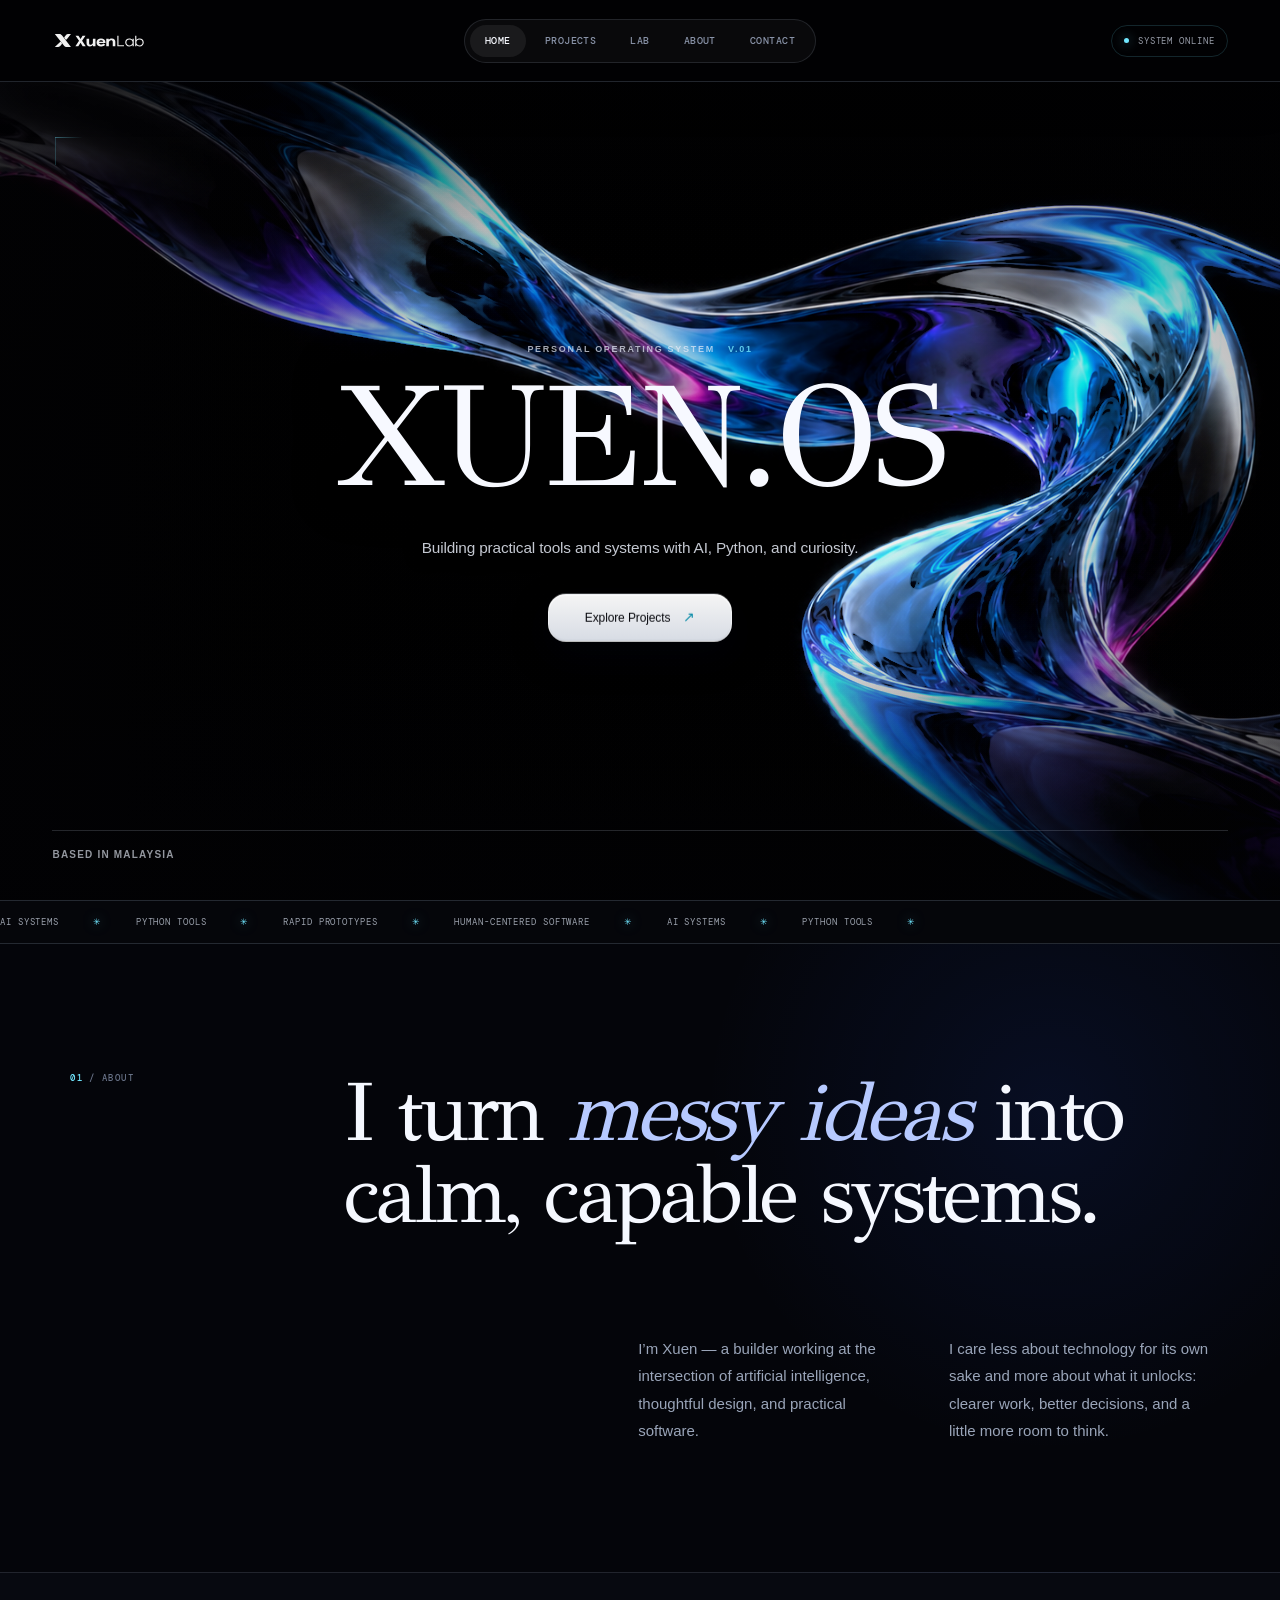
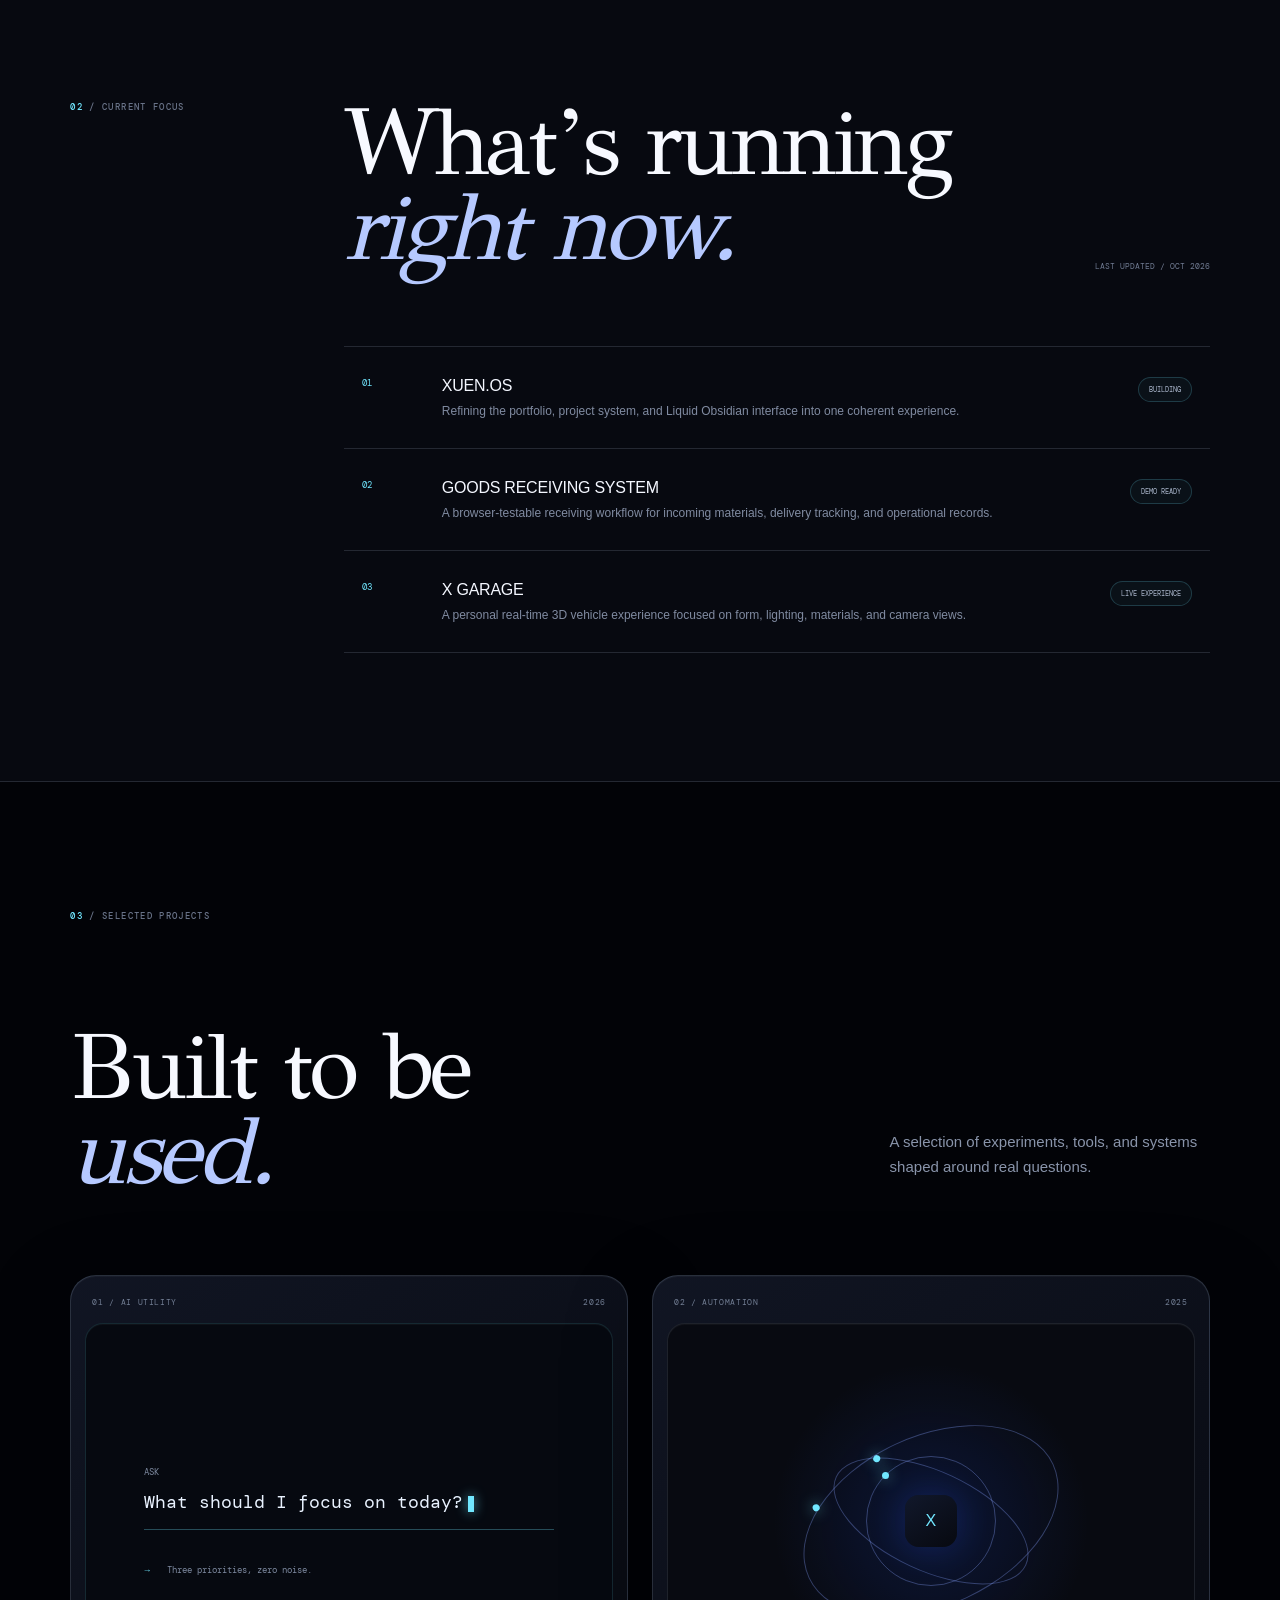
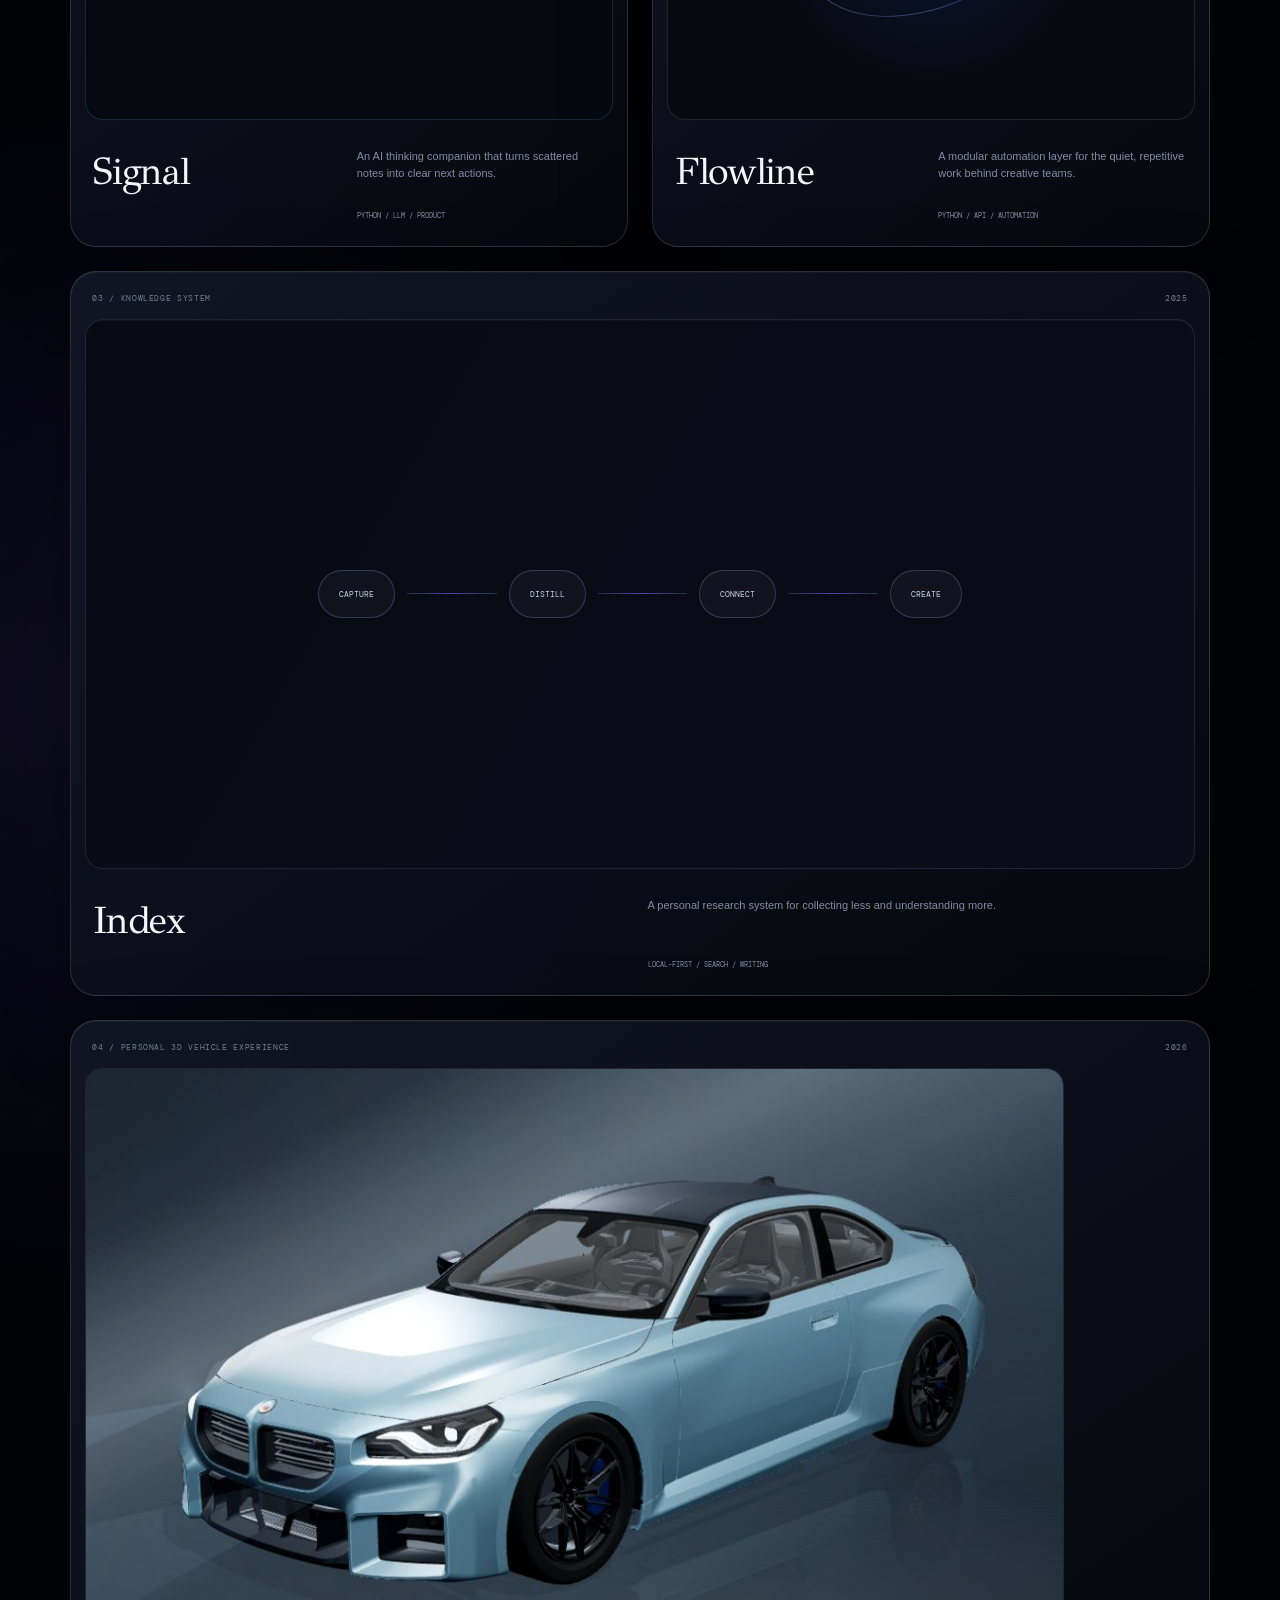
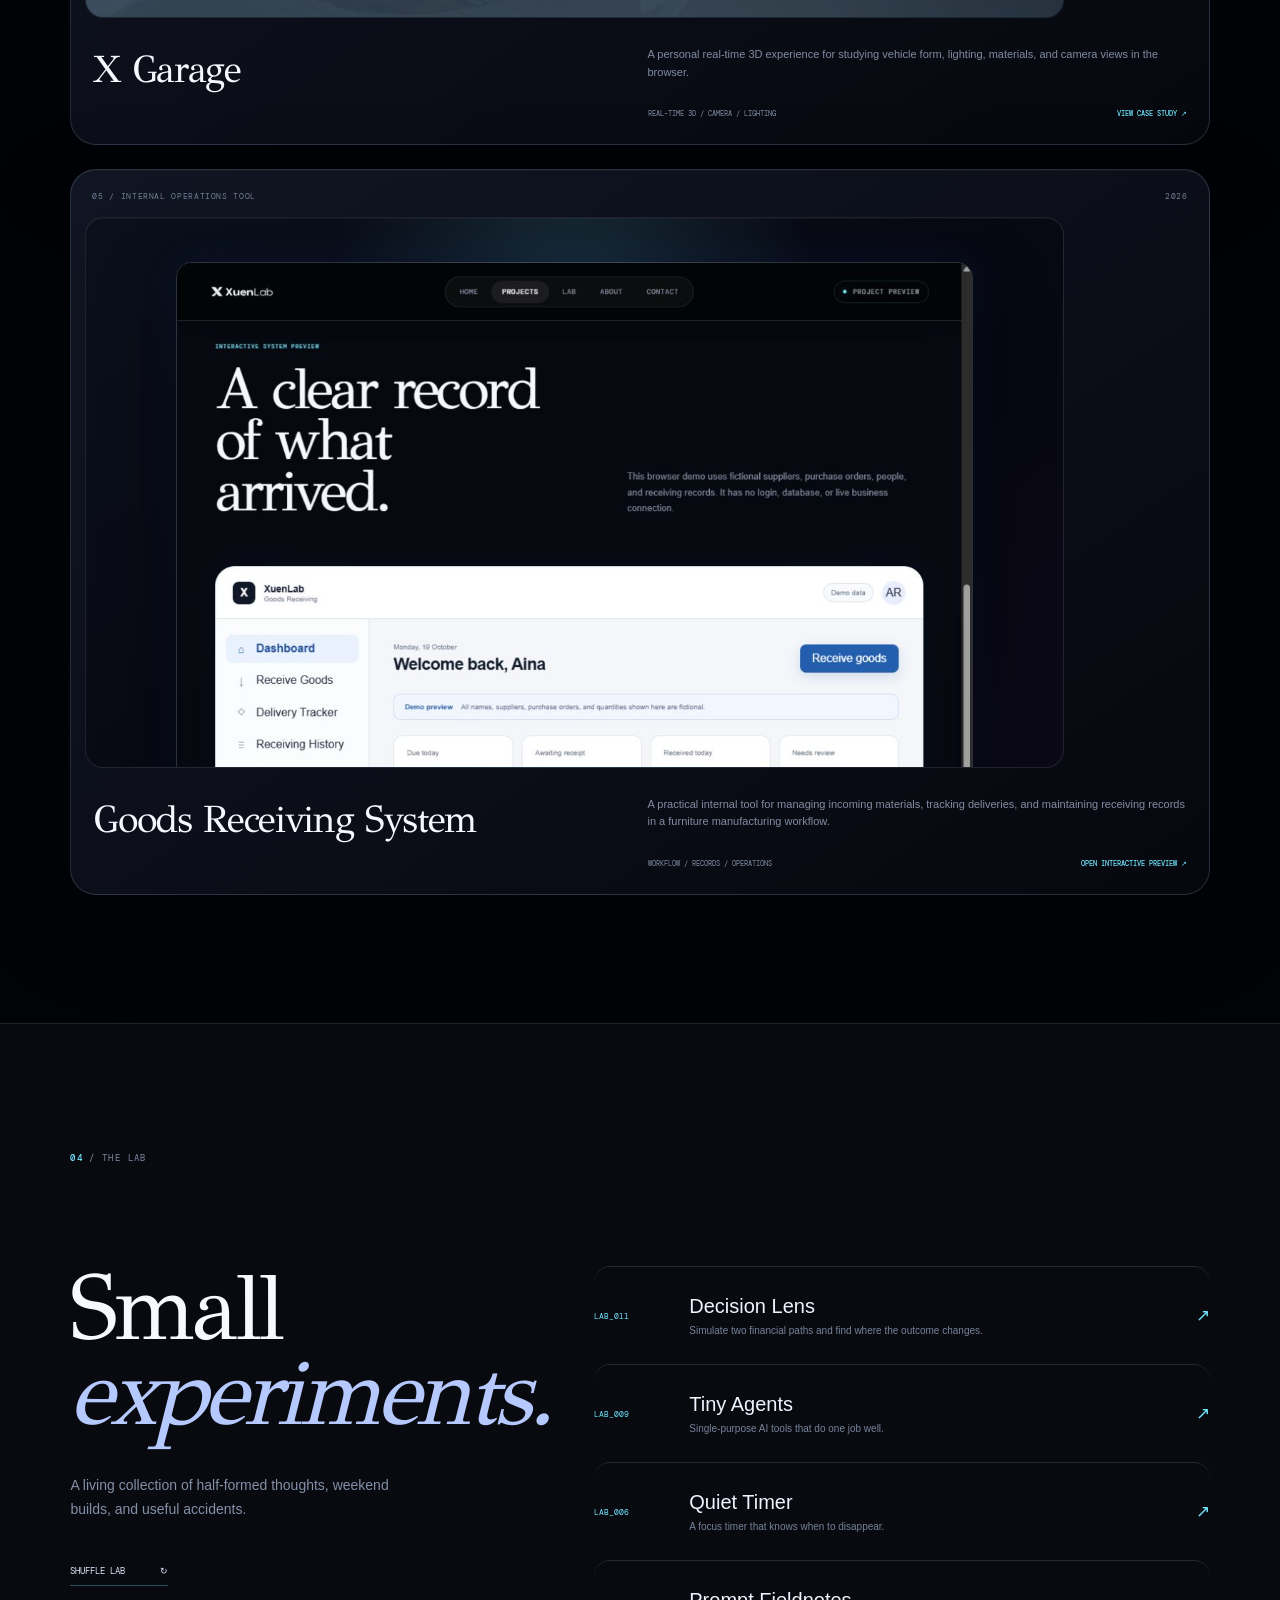
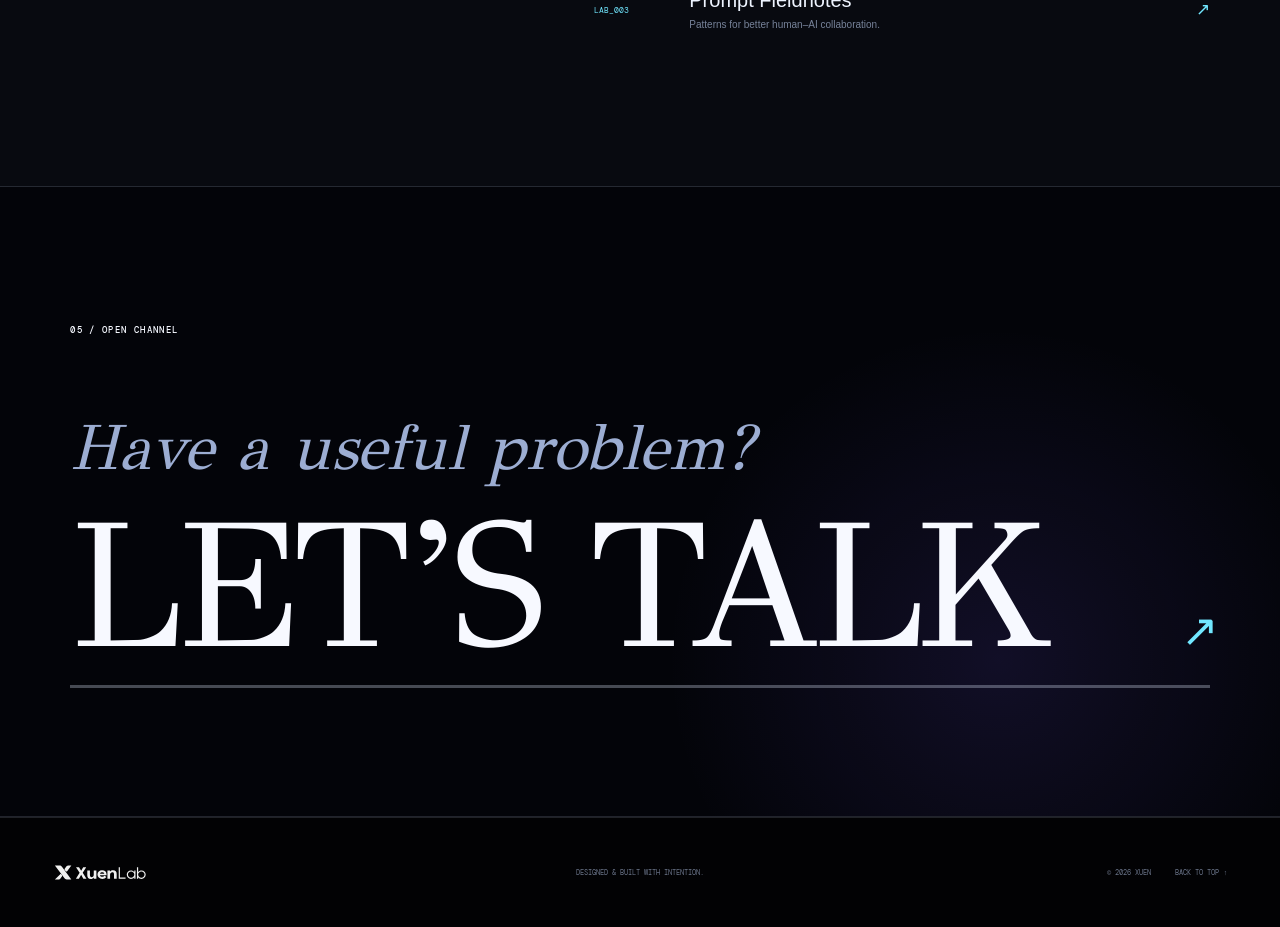
<file: index.html>
<!DOCTYPE html>
<html lang="en">
<head>
  <meta charset="UTF-8">
  <meta name="viewport" content="width=device-width, initial-scale=1.0">
  <meta name="description" content="XUEN.OS — Building useful things with AI, Python, and curiosity.">
  <meta name="theme-color" content="#020204">
  <title>XUEN.OS — Personal Operating System</title>
  <link rel="preload" href="fonts/GFS-Didot-Regular.ttf" as="font" type="font/ttf" crossorigin>
  <link rel="preload" href="assets/liquid-glass-ribbon-v2.png" as="image" fetchpriority="high">
  <link rel="stylesheet" href="style.css">
</head>
<body>
  <div class="boot-screen" aria-hidden="true">
    <div class="boot-mark">X</div>
    <div class="boot-line"><span></span></div>
  </div>

  <header class="site-header">
    <a class="logo" href="#home" aria-label="XuenLab home">
      <img src="assets/xuenlab-logo-light.svg" alt="XuenLab" width="300" height="83">
    </a>
    <nav class="desktop-nav" aria-label="Primary navigation">
      <a class="active" href="#home">Home</a>
      <a href="#projects">Projects</a>
      <a href="#lab">Lab</a>
      <a href="#about">About</a>
      <a href="#contact">Contact</a>
    </nav>
    <div class="header-status"><span class="status-dot"></span> SYSTEM ONLINE</div>
    <button class="menu-toggle" type="button" aria-expanded="false" aria-controls="mobile-nav">Menu</button>
  </header>

  <nav class="mobile-nav" id="mobile-nav" aria-label="Mobile navigation">
    <a href="#home">Home</a><a href="#projects">Projects</a><a href="#lab">Lab</a><a href="#about">About</a><a href="#contact">Contact</a>
  </nav>

  <main>
    <section class="glass-hero" id="home" aria-labelledby="hero-title">
      <div class="glass-hero__art" aria-hidden="true">
        <div class="glass-hero__plate"></div>
        <canvas class="glass-hero__flow" id="glass-flow"></canvas>
        <div class="glass-hero__shade"></div>
      </div>

      <div class="glass-hero__ornaments" aria-hidden="true"><i></i></div>

      <div class="glass-hero__content">
        <p class="glass-hero__eyebrow">Personal operating system <span>V.01</span></p>
        <h1 id="hero-title">XUEN.OS</h1>
        <p class="glass-hero__subtitle">Building practical tools and systems with AI, Python, and curiosity.</p>
        <div class="glass-hero__actions" aria-label="Primary actions">
          <a class="glass-hero__button" href="#projects">
            <span>Explore Projects</span><span class="glass-hero__arrow" aria-hidden="true">↗</span>
          </a>
        </div>
      </div>

      <div class="glass-hero__footer">
        <p>Based in Malaysia</p>
      </div>

    </section>

    <div class="ticker" aria-hidden="true">
      <div>AI SYSTEMS <span>✳</span> PYTHON TOOLS <span>✳</span> RAPID PROTOTYPES <span>✳</span> HUMAN-CENTERED SOFTWARE <span>✳</span> AI SYSTEMS <span>✳</span> PYTHON TOOLS <span>✳</span></div>
    </div>

    <section class="about section" id="about">
      <div class="section-index reveal"><span>01</span> / ABOUT</div>
      <div class="about-content reveal">
        <p class="about-lead">I turn <em>messy ideas</em> into calm, capable systems.</p>
        <div class="about-grid">
          <p>I’m Xuen — a builder working at the intersection of artificial intelligence, thoughtful design, and practical software.</p>
          <p>I care less about technology for its own sake and more about what it unlocks: clearer work, better decisions, and a little more room to think.</p>
        </div>
      </div>
    </section>

    <section class="focus section" aria-labelledby="focus-title">
      <div class="section-index reveal"><span>02</span> / CURRENT FOCUS</div>
      <div class="section-heading reveal">
        <h2 id="focus-title">What’s running<br><em>right now.</em></h2>
        <span class="updated">LAST UPDATED / OCT 2026</span>
      </div>
      <div class="focus-list reveal">
        <article><span class="focus-num">01</span><div><h3><a href="#home">XUEN.OS</a></h3><p>Refining the portfolio, project system, and Liquid Obsidian interface into one coherent experience.</p></div><span class="focus-state">BUILDING</span></article>
        <article><span class="focus-num">02</span><div><h3><a href="goods-receiving.html">GOODS RECEIVING SYSTEM</a></h3><p>A browser-testable receiving workflow for incoming materials, delivery tracking, and operational records.</p></div><span class="focus-state">DEMO READY</span></article>
        <article><span class="focus-num">03</span><div><h3><a href="x-garage.html">X GARAGE</a></h3><p>A personal real-time 3D vehicle experience focused on form, lighting, materials, and camera views.</p></div><span class="focus-state">LIVE EXPERIENCE</span></article>
      </div>
    </section>

    <section class="projects section" id="projects" aria-labelledby="projects-title">
      <div class="section-index reveal"><span>03</span> / SELECTED PROJECTS</div>
      <div class="projects-head reveal"><h2 id="projects-title">Built to be<br><em>used.</em></h2><p>A selection of experiments, tools, and systems shaped around real questions.</p></div>
      <div class="project-grid">
        <article class="project-card project-dark reveal">
          <div class="project-top"><span>01 / AI UTILITY</span><span>2026</span></div>
          <div class="project-visual command-visual"><span>ASK</span><span class="command-input">What should I focus on today?<i></i></span><div><b>→</b> Three priorities, zero noise.</div></div>
          <div class="project-info"><h3>Signal</h3><p>An AI thinking companion that turns scattered notes into clear next actions.</p><span>PYTHON / LLM / PRODUCT</span></div>
        </article>
        <article class="project-card reveal">
          <div class="project-top"><span>02 / AUTOMATION</span><span>2025</span></div>
          <div class="project-visual orbit-visual"><div class="orbit one"></div><div class="orbit two"></div><div class="orbit three"></div><span>X</span></div>
          <div class="project-info"><h3>Flowline</h3><p>A modular automation layer for the quiet, repetitive work behind creative teams.</p><span>PYTHON / API / AUTOMATION</span></div>
        </article>
        <article class="project-card project-wide reveal">
          <div class="project-top"><span>03 / KNOWLEDGE SYSTEM</span><span>2025</span></div>
          <div class="project-visual map-visual"><span>CAPTURE</span><i></i><span>DISTILL</span><i></i><span>CONNECT</span><i></i><span>CREATE</span></div>
          <div class="project-info"><h3>Index</h3><p>A personal research system for collecting less and understanding more.</p><span>LOCAL-FIRST / SEARCH / WRITING</span></div>
        </article>
        <a class="project-card project-wide project-link-card reveal" id="xgarage-project" href="x-garage.html" aria-label="View X Garage case study">
          <div class="project-top"><span>04 / PERSONAL 3D VEHICLE EXPERIENCE</span><span>2026</span></div>
          <div class="project-visual xgarage-project-visual"><div class="xgarage-card-crop"><img src="assets/x-garage/x-garage-front-live-hd.jpg" alt="BMW M2 G87 in the live X Garage front three-quarter scene" width="1905" height="1191" loading="lazy"></div></div>
          <div class="project-info"><h3>X Garage</h3><p>A personal real-time 3D experience for studying vehicle form, lighting, materials, and camera views in the browser.</p><span>REAL-TIME 3D / CAMERA / LIGHTING <b>VIEW CASE STUDY ↗</b></span></div>
        </a>
        <a class="project-card project-wide project-link-card goods-project-card reveal" id="goods-receiving-project" href="goods-receiving.html" aria-label="Open the Goods Receiving System interactive project preview">
          <div class="project-top"><span>05 / INTERNAL OPERATIONS TOOL</span><span>2026</span></div>
          <div class="project-visual goods-project-visual">
            <img src="assets/goods-receiving/goods-receiving-dashboard.jpg" alt="Goods Receiving System demo dashboard with fictional furniture-factory receiving records" width="1113" height="1227" loading="lazy">
          </div>
          <div class="project-info"><h3>Goods Receiving System</h3><p>A practical internal tool for managing incoming materials, tracking deliveries, and maintaining receiving records in a furniture manufacturing workflow.</p><span>WORKFLOW / RECORDS / OPERATIONS <b>OPEN INTERACTIVE PREVIEW ↗</b></span></div>
        </a>
      </div>
    </section>

    <section class="lab section" id="lab" aria-labelledby="lab-title">
      <div class="section-index reveal"><span>04</span> / THE LAB</div>
      <div class="lab-layout">
        <div class="lab-intro reveal"><h2 id="lab-title">Small<br><em>experiments.</em></h2><p>A living collection of half-formed thoughts, weekend builds, and useful accidents.</p><button class="text-button" type="button" id="shuffle-lab">SHUFFLE LAB <span>↻</span></button></div>
        <div class="lab-stack reveal">
          <a class="lab-entry" href="decision-lens.html" aria-label="Open the Decision Lens what-if simulator"><span>LAB_011</span><div><h3>Decision Lens</h3><p>Simulate two financial paths and find where the outcome changes.</p></div><span class="lab-arrow">↗</span></a>
          <article><span>LAB_009</span><div><h3>Tiny Agents</h3><p>Single-purpose AI tools that do one job well.</p></div><span class="lab-arrow">↗</span></article>
          <article><span>LAB_006</span><div><h3>Quiet Timer</h3><p>A focus timer that knows when to disappear.</p></div><span class="lab-arrow">↗</span></article>
          <article><span>LAB_003</span><div><h3>Prompt Fieldnotes</h3><p>Patterns for better human–AI collaboration.</p></div><span class="lab-arrow">↗</span></article>
        </div>
      </div>
    </section>

    <section class="contact section" id="contact">
      <p class="eyebrow reveal">05 / OPEN CHANNEL</p>
      <div class="contact-inner reveal">
        <p>Have a useful problem?</p>
        <a href="https://wa.me/CXUENNN" target="_blank" rel="noopener noreferrer" aria-label="Chat with CXUENNN on WhatsApp">LET’S TALK<span>↗</span></a>
      </div>
    </section>
  </main>

  <footer>
    <a class="logo" href="#home" aria-label="XuenLab home"><img src="assets/xuenlab-logo-light.svg" alt="XuenLab" width="300" height="83"></a>
    <p>DESIGNED &amp; BUILT WITH INTENTION.</p>
    <div><span>© 2026 XUEN</span><a href="#home">BACK TO TOP ↑</a></div>
  </footer>

  <div class="site-cursor" aria-hidden="true">
    <span class="site-cursor__ring"></span>
    <span class="site-cursor__dot"></span>
  </div>

  <noscript><style>.glass-hero { opacity: 1; } .glass-hero__content > * { opacity: 1; transform: none; }</style></noscript>
  <script src="script.js"></script>
  <script src="liquid-glass-hero.js"></script>
</body>
</html>
</file>
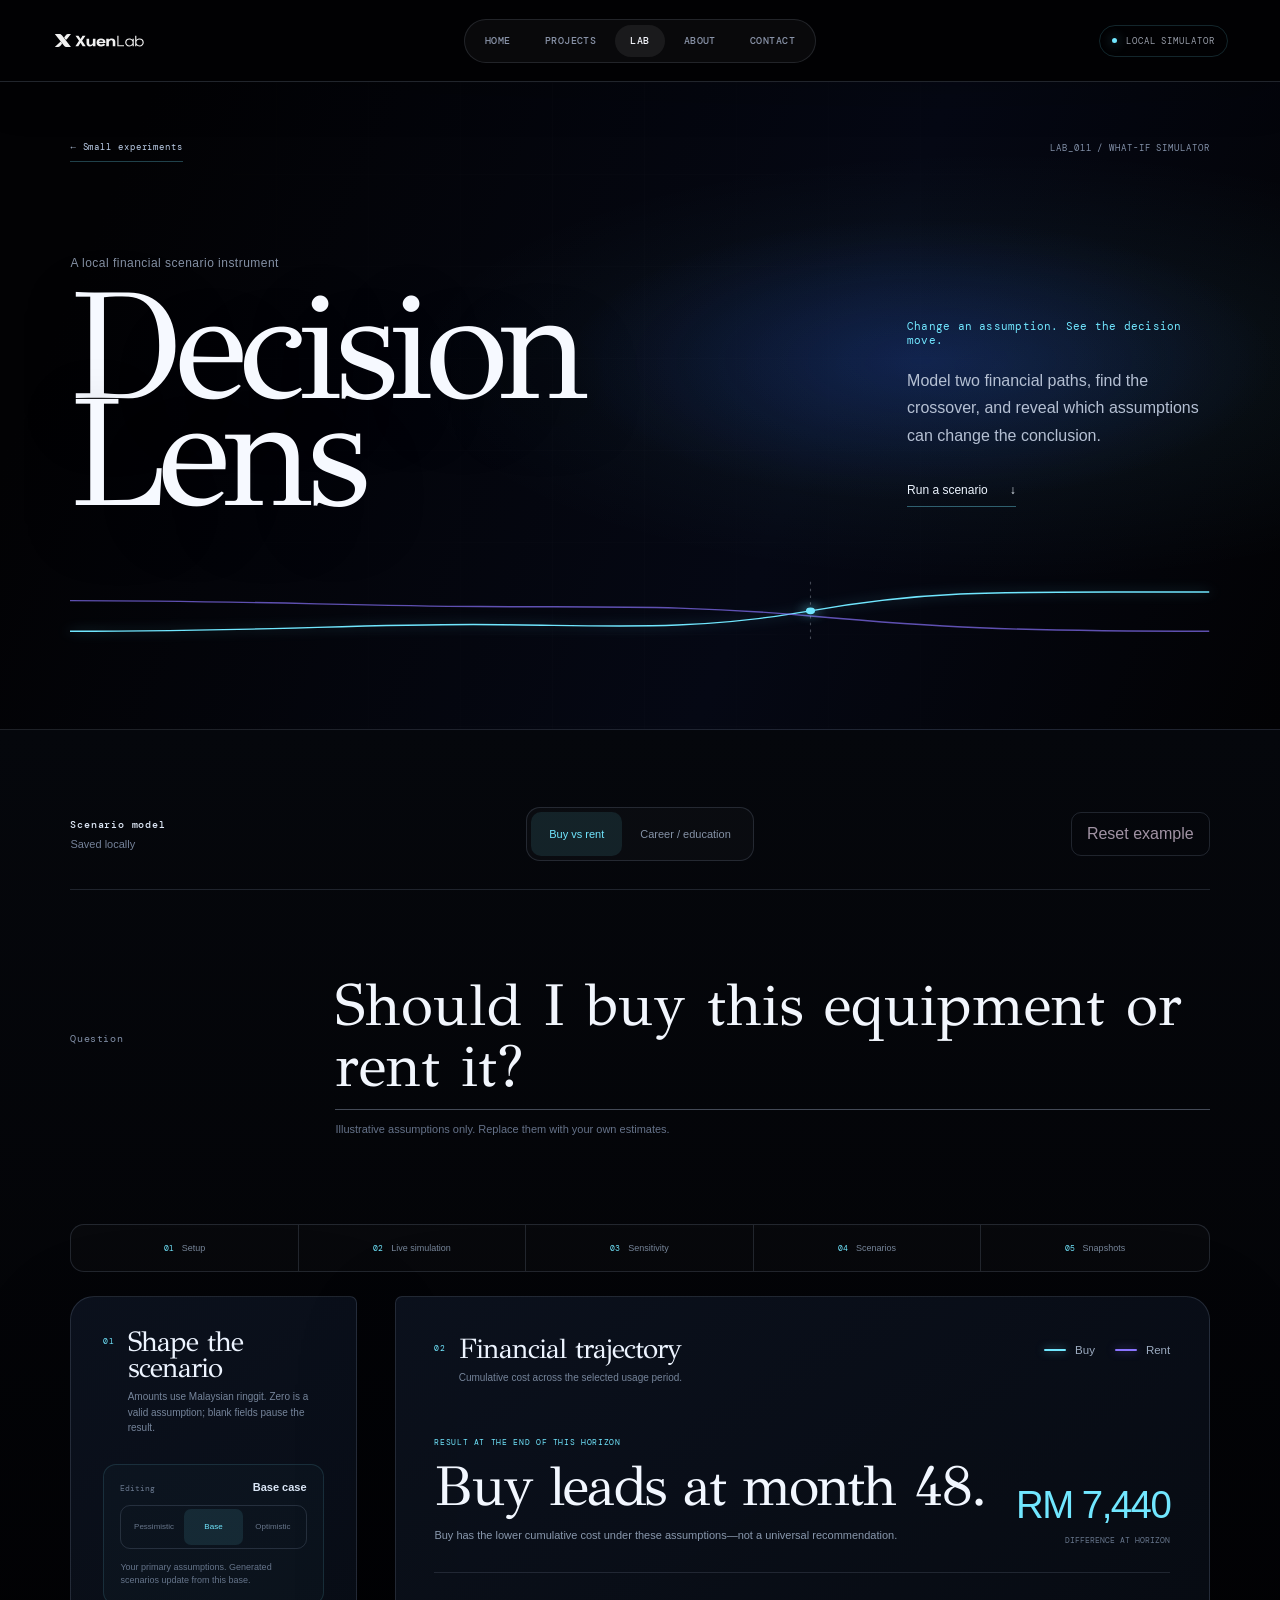
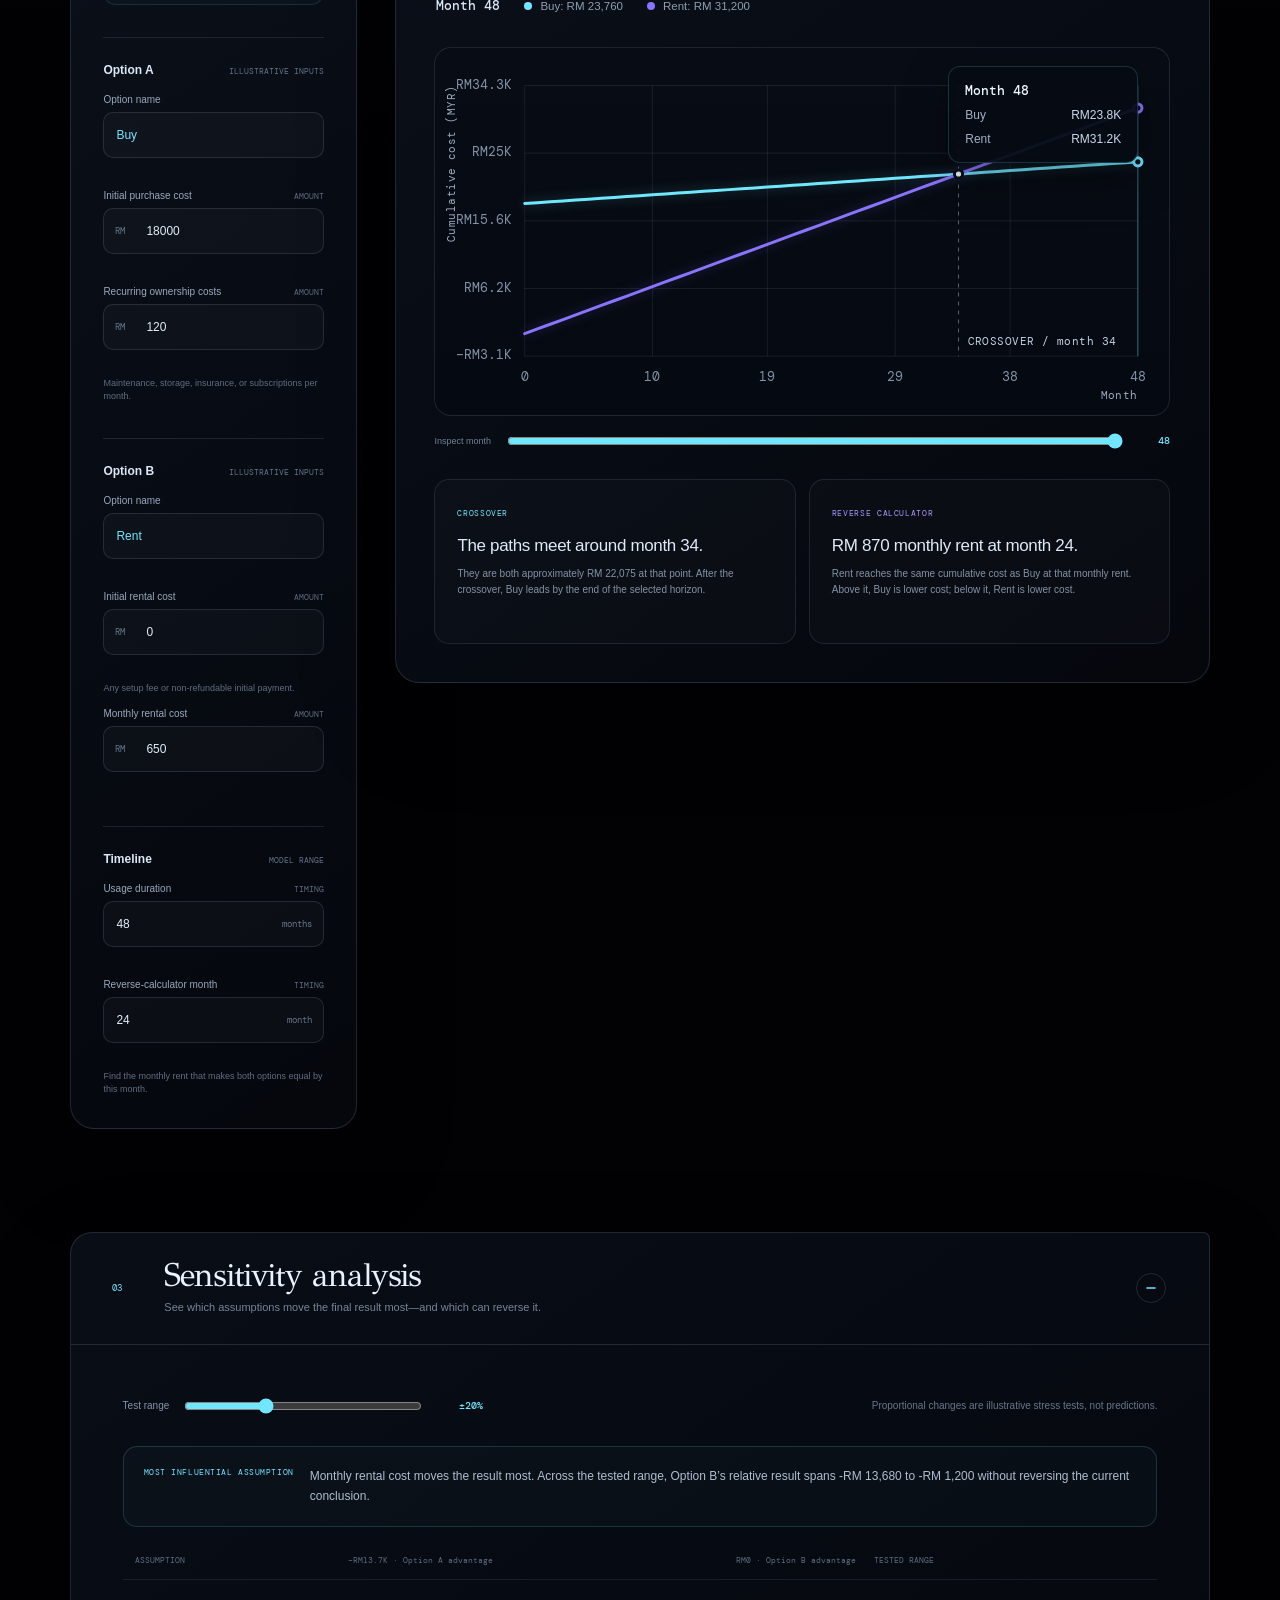
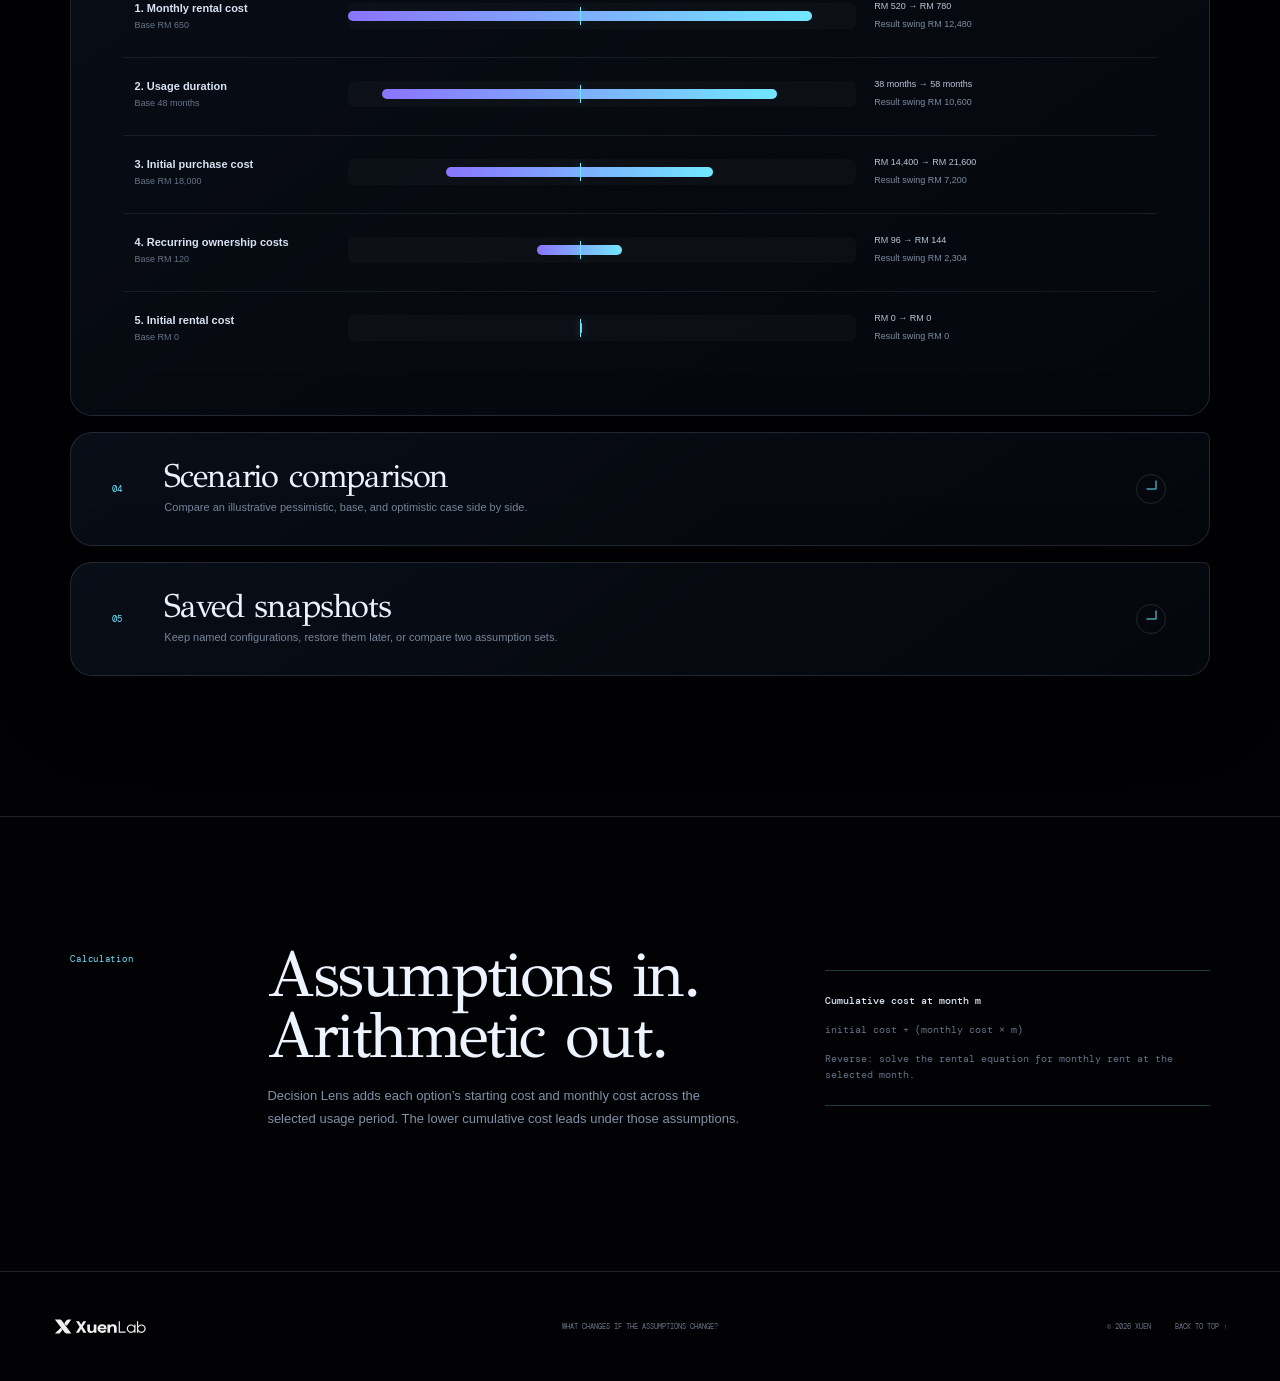
<file: decision-lens.html>
<!DOCTYPE html>
<html lang="en">
<head>
  <meta charset="UTF-8">
  <meta name="viewport" content="width=device-width, initial-scale=1.0">
  <meta name="description" content="Decision Lens by XUEN.OS — simulate financial what-if scenarios over time, locally in your browser.">
  <meta name="theme-color" content="#020204">
  <title>Decision Lens — What-if Simulator — XUEN.OS</title>
  <link rel="preload" href="fonts/GFS-Didot-Regular.ttf" as="font" type="font/ttf" crossorigin>
  <link rel="stylesheet" href="style.css">
  <link rel="stylesheet" href="decision-lens.css">
</head>
<body class="decision-page">
  <div class="boot-screen" aria-hidden="true">
    <div class="boot-mark">X</div>
    <div class="boot-line"><span></span></div>
  </div>

  <header class="site-header">
    <a class="logo" href="index.html#home" aria-label="XuenLab home">
      <img src="assets/xuenlab-logo-light.svg" alt="XuenLab" width="300" height="83">
    </a>
    <nav class="desktop-nav" aria-label="Primary navigation">
      <a href="index.html#home">Home</a>
      <a href="index.html#projects">Projects</a>
      <a class="active" href="index.html#lab">Lab</a>
      <a href="index.html#about">About</a>
      <a href="index.html#contact">Contact</a>
    </nav>
    <div class="header-status"><span class="status-dot"></span> LOCAL SIMULATOR</div>
    <button class="menu-toggle" type="button" aria-expanded="false" aria-controls="mobile-nav">Menu</button>
  </header>

  <nav class="mobile-nav" id="mobile-nav" aria-label="Mobile navigation">
    <a href="index.html#home">Home</a><a href="index.html#projects">Projects</a><a href="index.html#lab">Lab</a><a href="index.html#about">About</a><a href="index.html#contact">Contact</a>
  </nav>

  <main class="decision-shell">
    <section class="decision-hero" id="decision-hero" aria-labelledby="decision-lens-title">
      <div class="decision-hero__rail">
        <a href="index.html#lab">← Small experiments</a>
        <span>LAB_011 / WHAT-IF SIMULATOR</span>
      </div>
      <div class="decision-hero__content">
        <div>
          <p class="decision-kicker">A local financial scenario instrument</p>
          <h1 id="decision-lens-title">Decision<br>Lens</h1>
        </div>
        <div class="decision-hero__intro">
          <p>Change an assumption. See the decision move.</p>
          <p>Model two financial paths, find the crossover, and reveal which assumptions can change the conclusion.</p>
          <a href="#decision-workspace">Run a scenario <span aria-hidden="true">↓</span></a>
        </div>
      </div>
      <div class="decision-hero__trace" aria-hidden="true">
        <svg viewBox="0 0 1000 90" preserveAspectRatio="none">
          <path d="M0 66 C170 66 245 58 354 58 S540 68 650 42 825 20 1000 20"></path>
          <path d="M0 30 C155 30 240 36 360 37 S540 35 650 48 820 66 1000 66"></path>
          <line x1="650" y1="8" x2="650" y2="80"></line>
          <circle cx="650" cy="42" r="4"></circle>
        </svg>
      </div>
    </section>

    <section class="decision-workspace" id="decision-workspace" aria-labelledby="workspace-title">
      <div class="decision-toolbar">
        <div class="decision-toolbar__status">
          <p id="workspace-title">Scenario model</p>
          <span id="save-status" role="status" aria-live="polite">Saved locally</span>
        </div>
        <div class="decision-template-switch" role="tablist" aria-label="Decision template">
          <button type="button" role="tab" id="template-buy-rent" data-template="buyRent" aria-selected="true">Buy vs rent</button>
          <button type="button" role="tab" id="template-career" data-template="career" aria-selected="false">Career / education</button>
        </div>
        <button type="button" class="decision-reset" id="reset-scenario">Reset example</button>
      </div>

      <div class="decision-title-field">
        <label for="decision-title">Question</label>
        <textarea id="decision-title" rows="1" maxlength="100" autocomplete="off"></textarea>
        <span>Illustrative assumptions only. Replace them with your own estimates.</span>
      </div>

      <nav class="decision-section-nav" aria-label="Decision Lens sections">
        <a href="#decision-setup"><span>01</span>Setup</a>
        <a href="#live-simulation"><span>02</span>Live simulation</a>
        <a href="#sensitivity"><span>03</span>Sensitivity</a>
        <a href="#scenario-comparison"><span>04</span>Scenarios</a>
        <a href="#saved-snapshots"><span>05</span>Snapshots</a>
      </nav>

      <div class="decision-simulator">
        <aside class="decision-assumptions" id="decision-setup" aria-labelledby="assumptions-heading">
          <div class="decision-panel-heading">
            <span>01</span>
            <div><h2 id="assumptions-heading">Shape the scenario</h2><p>Amounts use Malaysian ringgit. Zero is a valid assumption; blank fields pause the result.</p></div>
          </div>
          <div class="decision-scenario-editor">
            <div><span>Editing</span><strong id="active-scenario-label">Base case</strong></div>
            <div class="decision-scenario-tabs" id="scenario-editor-tabs" role="tablist" aria-label="Scenario being edited">
              <button type="button" role="tab" data-scenario="pessimistic" aria-selected="false">Pessimistic</button>
              <button type="button" role="tab" data-scenario="base" aria-selected="true">Base</button>
              <button type="button" role="tab" data-scenario="optimistic" aria-selected="false">Optimistic</button>
            </div>
            <p id="scenario-editor-note">Your primary assumptions. Generated scenarios update from this base.</p>
          </div>
          <form id="assumption-form" novalidate></form>
        </aside>

        <section class="decision-stage" id="live-simulation" aria-labelledby="simulation-heading">
          <div class="decision-stage__top">
            <div class="decision-panel-heading">
              <span>02</span>
              <div><h2 id="simulation-heading">Financial trajectory</h2><p id="simulation-context">Cumulative cost across the selected horizon.</p></div>
            </div>
            <div class="decision-legend" id="chart-legend" aria-label="Chart legend"></div>
          </div>

          <div id="simulation-result" aria-live="polite"></div>

          <div class="decision-chart-shell">
            <div class="decision-chart-inspector" id="chart-inspector" aria-live="polite"></div>
            <div class="decision-chart-frame" id="chart-frame">
              <svg id="timeline-chart" viewBox="0 0 900 450" role="img" aria-labelledby="chart-title chart-description">
                <title id="chart-title">Financial scenario timeline</title>
                <desc id="chart-description">Two cumulative financial outcomes plotted by month.</desc>
              </svg>
              <div class="decision-chart-tooltip" id="chart-tooltip" aria-hidden="true"></div>
            </div>
            <label class="decision-scrubber" for="inspection-month">
              <span>Inspect month</span>
              <input id="inspection-month" type="range" min="0" max="48" value="48" step="1">
              <output id="inspection-output" for="inspection-month">48</output>
            </label>
          </div>

          <div class="decision-analysis" id="analysis-cards"></div>
        </section>
      </div>

      <div class="decision-laboratory">
        <details class="decision-lab-section" id="sensitivity" open>
          <summary>
            <span>03</span>
            <div><h2>Sensitivity analysis</h2><p>See which assumptions move the final result most—and which can reverse it.</p></div>
            <i aria-hidden="true"></i>
          </summary>
          <div class="decision-lab-section__body">
            <div class="sensitivity-toolbar">
              <label for="sensitivity-range"><span>Test range</span><input id="sensitivity-range" type="range" min="5" max="50" step="5" value="20"><output id="sensitivity-range-output" for="sensitivity-range">±20%</output></label>
              <p>Proportional changes are illustrative stress tests, not predictions.</p>
            </div>
            <div class="sensitivity-insight" id="sensitivity-insight" aria-live="polite"></div>
            <div class="sensitivity-chart" id="sensitivity-chart" aria-label="Ranked sensitivity tornado chart"></div>
          </div>
        </details>

        <details class="decision-lab-section" id="scenario-comparison">
          <summary>
            <span>04</span>
            <div><h2>Scenario comparison</h2><p>Compare an illustrative pessimistic, base, and optimistic case side by side.</p></div>
            <i aria-hidden="true"></i>
          </summary>
          <div class="decision-lab-section__body">
            <div class="scenario-comparison-note"><strong>Perspective: Option B</strong><span id="scenario-perspective-note">Optimistic means assumptions that improve Option B’s relative result; pessimistic means the opposite.</span></div>
            <div class="scenario-consistency" id="scenario-consistency" aria-live="polite"></div>
            <div class="scenario-result-grid" id="scenario-result-grid"></div>
          </div>
        </details>

        <details class="decision-lab-section" id="saved-snapshots">
          <summary>
            <span>05</span>
            <div><h2>Saved snapshots</h2><p>Keep named configurations, restore them later, or compare two assumption sets.</p></div>
            <i aria-hidden="true"></i>
          </summary>
          <div class="decision-lab-section__body">
            <form class="snapshot-save" id="snapshot-save-form">
              <label for="snapshot-name">Snapshot name</label>
              <input id="snapshot-name" type="text" maxlength="50" autocomplete="off" placeholder="e.g. Conservative estimate" required>
              <button type="submit">Save current assumptions</button>
            </form>
            <div class="snapshot-list" id="snapshot-list"></div>
            <div class="snapshot-compare" id="snapshot-compare">
              <div class="snapshot-compare__controls">
                <label>Compare<select id="snapshot-compare-left" aria-label="First snapshot to compare"></select></label>
                <span>against</span>
                <label><select id="snapshot-compare-right" aria-label="Second snapshot to compare"></select></label>
              </div>
              <div id="snapshot-comparison-result" aria-live="polite"></div>
            </div>
          </div>
        </details>
      </div>
    </section>

    <section class="decision-method" aria-labelledby="method-title">
      <p>Calculation</p>
      <div>
        <h2 id="method-title">Assumptions in.<br>Arithmetic out.</h2>
        <p id="method-copy">Decision Lens adds each option’s starting cost and monthly cost across the selected horizon. Every advanced analysis reuses the same simulation.</p>
      </div>
      <div class="decision-formula" id="method-formula" aria-label="Current calculation formula"></div>
    </section>
  </main>

  <footer>
    <a class="logo" href="index.html#home" aria-label="XuenLab home"><img src="assets/xuenlab-logo-light.svg" alt="XuenLab" width="300" height="83"></a>
    <p>WHAT CHANGES IF THE ASSUMPTIONS CHANGE?</p>
    <div><span>© 2026 XUEN</span><a href="#decision-hero">BACK TO TOP ↑</a></div>
  </footer>

  <div class="decision-toast" id="decision-toast" role="status" aria-live="polite"></div>
  <div class="site-cursor" aria-hidden="true"><span class="site-cursor__ring"></span><span class="site-cursor__dot"></span></div>

  <noscript><div class="decision-noscript">Decision Lens needs JavaScript to run and save simulations.</div></noscript>
  <script src="script.js"></script>
  <script src="decision-lens.js"></script>
</body>
</html>
</file>
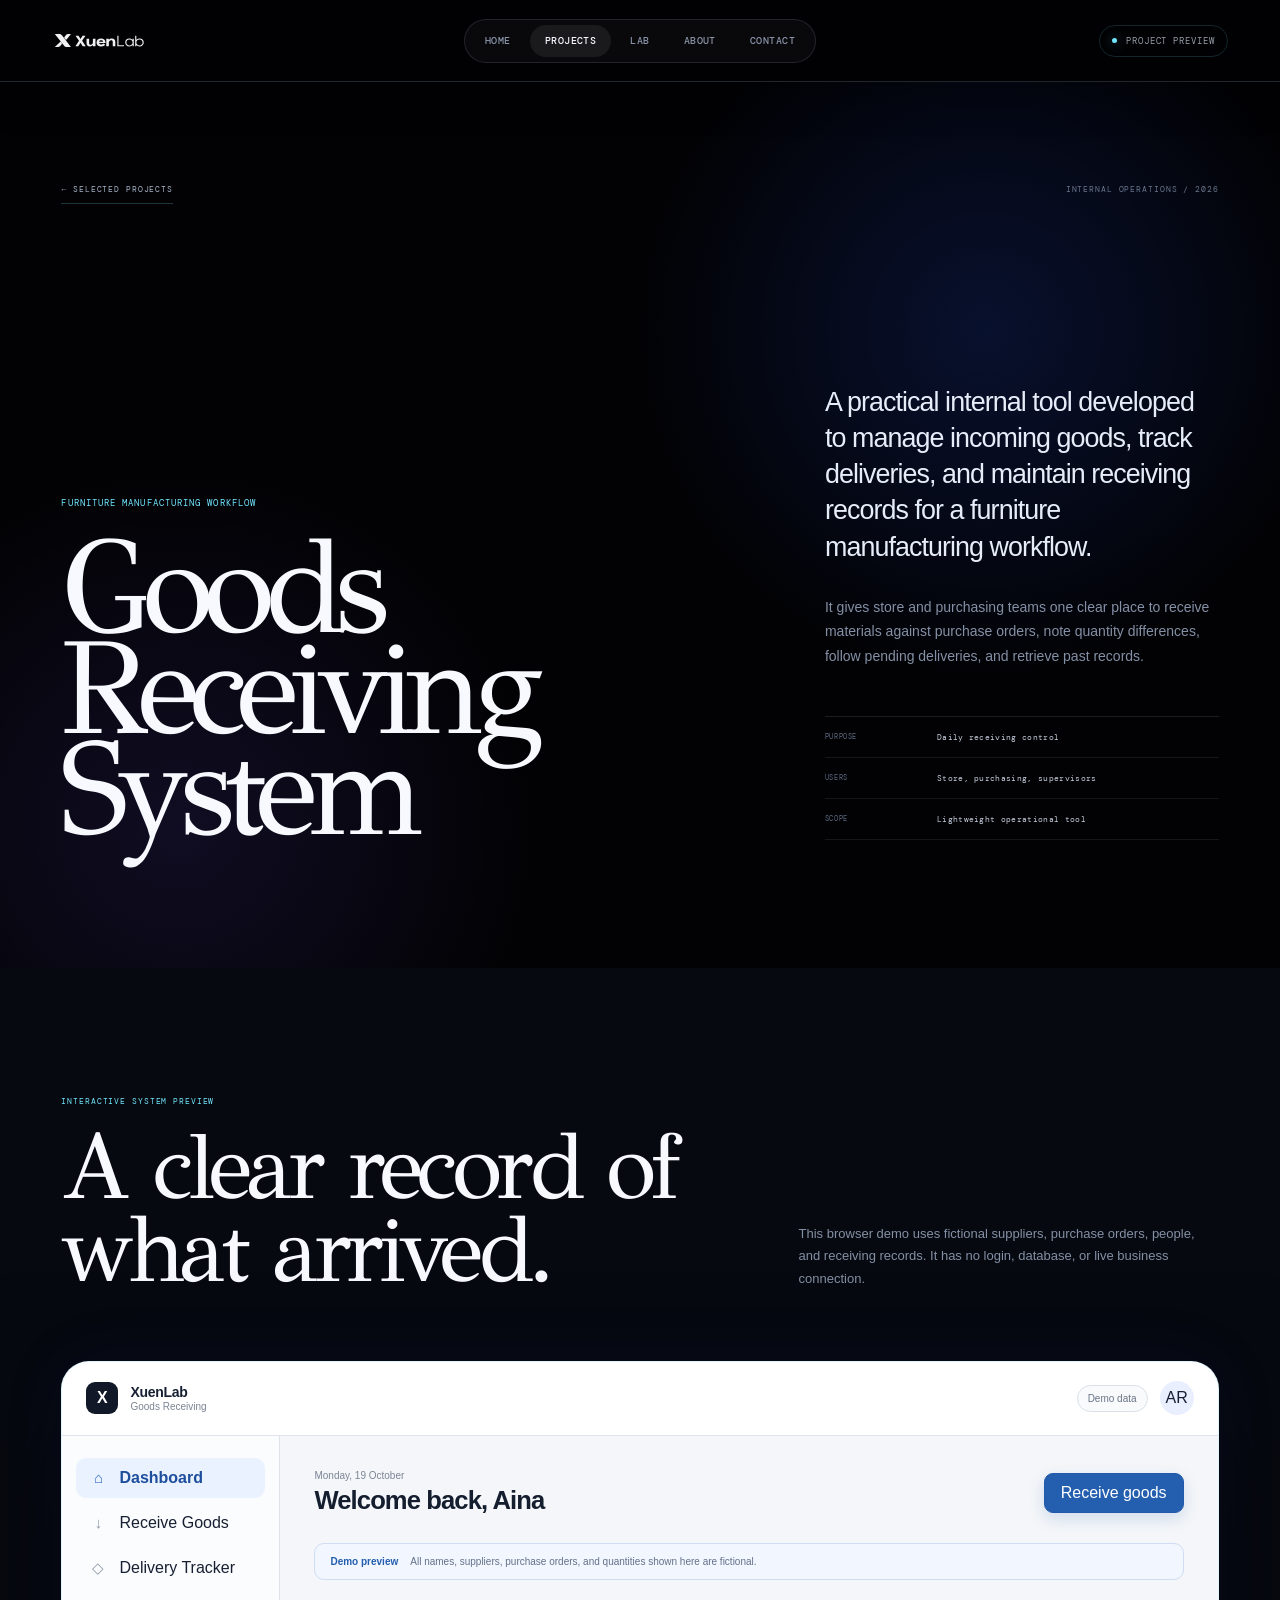
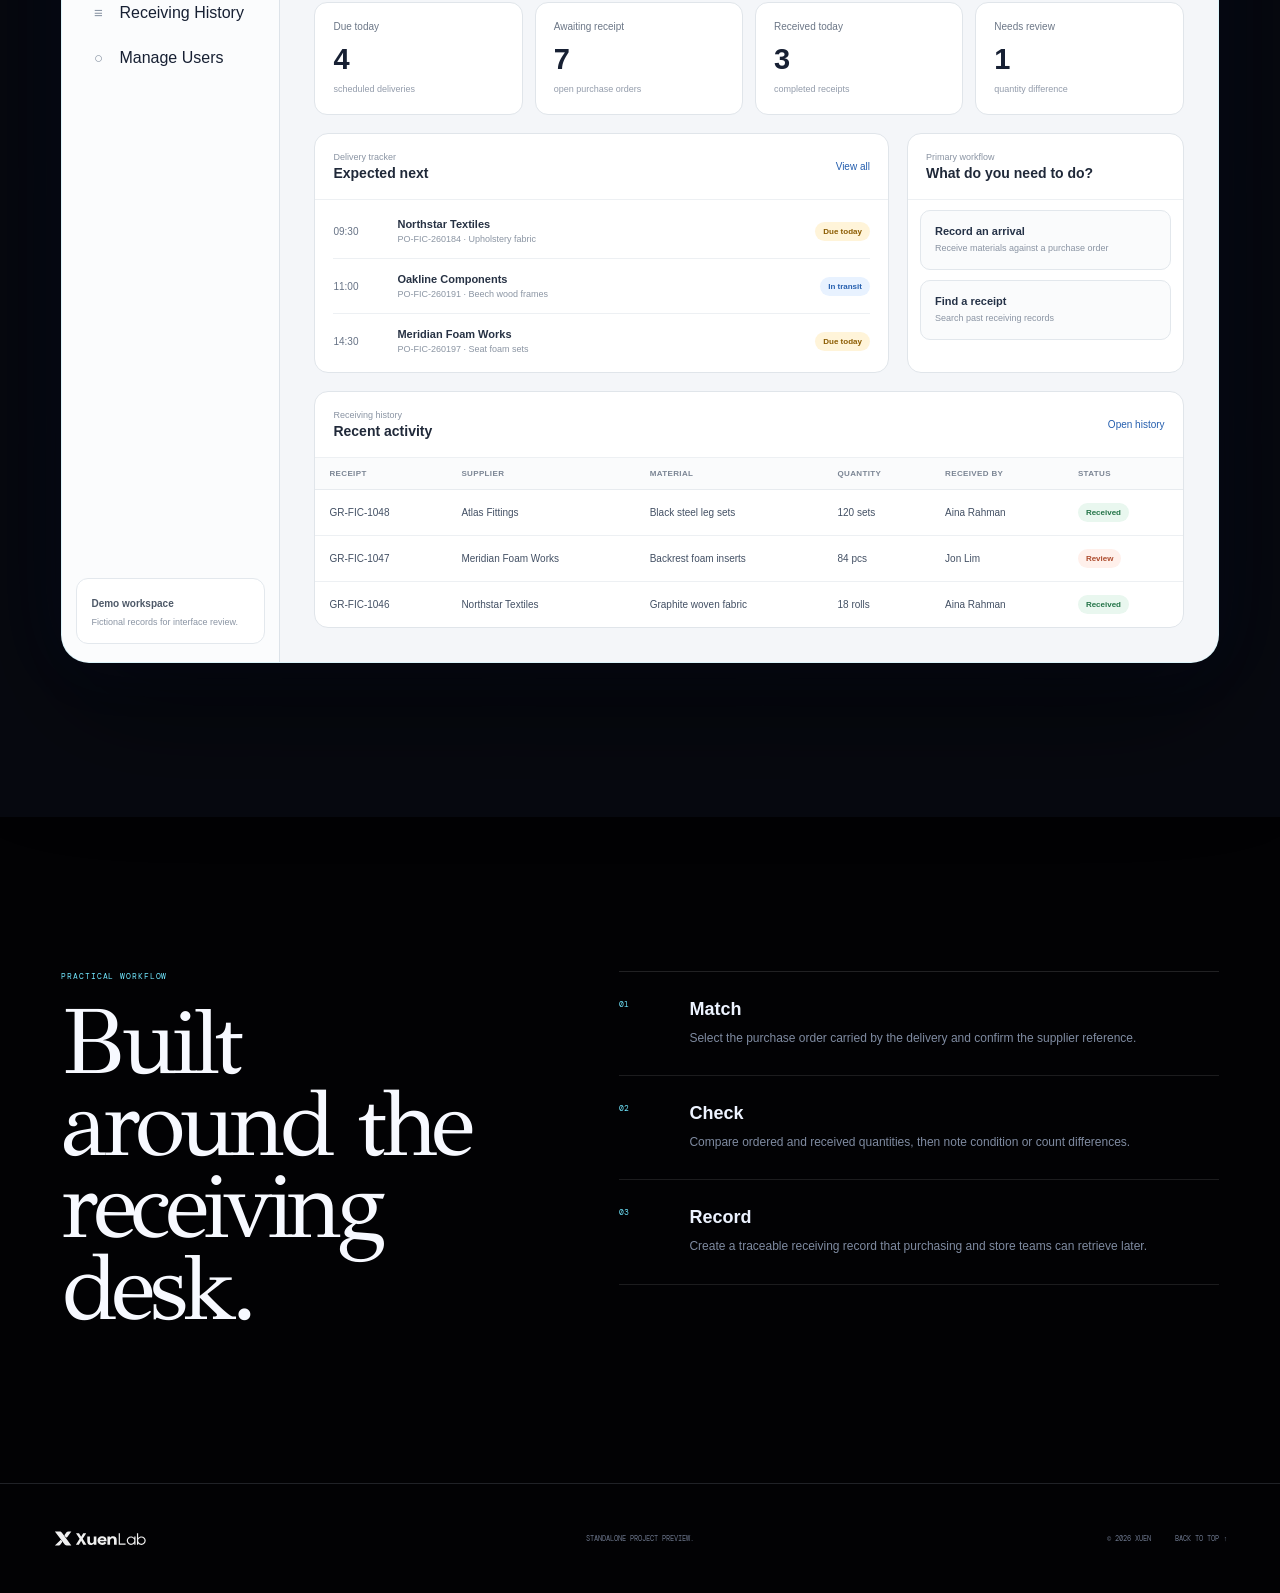
<file: goods-receiving.html>
<!DOCTYPE html>
<html lang="en">
<head>
  <meta charset="UTF-8">
  <meta name="viewport" content="width=device-width, initial-scale=1.0">
  <meta name="description" content="Goods Receiving System — a practical internal receiving tool presented as a standalone XUEN.OS project preview.">
  <meta name="theme-color" content="#020204">
  <title>Goods Receiving System — XUEN.OS</title>
  <link rel="preload" href="fonts/GFS-Didot-Regular.ttf" as="font" type="font/ttf" crossorigin>
  <link rel="stylesheet" href="style.css">
  <link rel="stylesheet" href="goods-receiving.css">
</head>
<body class="goods-page">
  <div class="boot-screen" aria-hidden="true">
    <div class="boot-mark">X</div>
    <div class="boot-line"><span></span></div>
  </div>

  <header class="site-header">
    <a class="logo" href="index.html#home" aria-label="XuenLab home">
      <img src="assets/xuenlab-logo-light.svg" alt="XuenLab" width="300" height="83">
    </a>
    <nav class="desktop-nav" aria-label="Primary navigation">
      <a href="index.html#home">Home</a>
      <a class="active" href="index.html#projects">Projects</a>
      <a href="index.html#lab">Lab</a>
      <a href="index.html#about">About</a>
      <a href="index.html#contact">Contact</a>
    </nav>
    <div class="header-status"><span class="status-dot"></span> PROJECT PREVIEW</div>
    <button class="menu-toggle" type="button" aria-expanded="false" aria-controls="mobile-nav">Menu</button>
  </header>

  <nav class="mobile-nav" id="mobile-nav" aria-label="Mobile navigation">
    <a href="index.html#home">Home</a><a href="index.html#projects">Projects</a><a href="index.html#lab">Lab</a><a href="index.html#about">About</a><a href="index.html#contact">Contact</a>
  </nav>

  <main>
    <section class="goods-intro" aria-labelledby="goods-title">
      <div class="goods-intro__rail">
        <a href="index.html#projects">← Selected projects</a>
        <span>Internal operations / 2026</span>
      </div>
      <div class="goods-intro__grid">
        <div>
          <p class="goods-kicker">Furniture manufacturing workflow</p>
          <h1 id="goods-title">Goods<br>Receiving<br>System</h1>
        </div>
        <div class="goods-intro__copy">
          <p>A practical internal tool developed to manage incoming goods, track deliveries, and maintain receiving records for a furniture manufacturing workflow.</p>
          <p>It gives store and purchasing teams one clear place to receive materials against purchase orders, note quantity differences, follow pending deliveries, and retrieve past records.</p>
          <dl>
            <div><dt>Purpose</dt><dd>Daily receiving control</dd></div>
            <div><dt>Users</dt><dd>Store, purchasing, supervisors</dd></div>
            <div><dt>Scope</dt><dd>Lightweight operational tool</dd></div>
          </dl>
        </div>
      </div>
    </section>

    <section class="goods-demo-section" aria-labelledby="demo-heading">
      <div class="goods-demo-heading">
        <div>
          <p class="goods-section-label">Interactive system preview</p>
          <h2 id="demo-heading">A clear record of what arrived.</h2>
        </div>
        <p>This browser demo uses fictional suppliers, purchase orders, people, and receiving records. It has no login, database, or live business connection.</p>
      </div>

      <div class="grs-window" id="grs-demo">
        <header class="grs-topbar">
          <div class="grs-brand" aria-label="XuenLab Goods Receiving">
            <span class="grs-brand-mark">X</span>
            <span><b>XuenLab</b><small>Goods Receiving</small></span>
          </div>
          <div class="grs-topbar-actions">
            <span class="grs-demo-badge">Demo data</span>
            <button class="grs-avatar" type="button" aria-label="Demo user: Aina Rahman">AR</button>
          </div>
        </header>

        <div class="grs-layout">
          <aside class="grs-sidebar" aria-label="Goods Receiving navigation">
            <nav>
              <button class="grs-nav-item is-active" type="button" data-view="dashboard"><span>⌂</span>Dashboard</button>
              <button class="grs-nav-item" type="button" data-view="receive"><span>↓</span>Receive Goods</button>
              <button class="grs-nav-item" type="button" data-view="deliveries"><span>◇</span>Delivery Tracker</button>
              <button class="grs-nav-item" type="button" data-view="history"><span>≡</span>Receiving History</button>
              <button class="grs-nav-item" type="button" data-view="users"><span>○</span>Manage Users</button>
            </nav>
            <div class="grs-sidebar-note">
              <span>Demo workspace</span>
              <p>Fictional records for interface review.</p>
            </div>
          </aside>

          <div class="grs-content">
            <section class="grs-view is-active" data-panel="dashboard" aria-labelledby="dashboard-title">
              <div class="grs-page-head">
                <div><p>Monday, 19 October</p><h3 id="dashboard-title">Welcome back, Aina</h3></div>
                <button class="grs-primary" type="button" data-route="receive">Receive goods</button>
              </div>

              <div class="grs-notice"><b>Demo preview</b><span>All names, suppliers, purchase orders, and quantities shown here are fictional.</span></div>

              <div class="grs-summary" aria-label="Operational summary">
                <article><span>Due today</span><strong id="metric-due">4</strong><small>scheduled deliveries</small></article>
                <article><span>Awaiting receipt</span><strong id="metric-awaiting">7</strong><small>open purchase orders</small></article>
                <article><span>Received today</span><strong id="metric-received">3</strong><small>completed receipts</small></article>
                <article><span>Needs review</span><strong>1</strong><small>quantity difference</small></article>
              </div>

              <div class="grs-dashboard-grid">
                <section class="grs-card grs-next-deliveries">
                  <div class="grs-card-head"><div><span>Delivery tracker</span><h4>Expected next</h4></div><button type="button" data-route="deliveries">View all</button></div>
                  <div class="grs-delivery-compact">
                    <button type="button" data-route="deliveries"><time>09:30</time><span><b>Northstar Textiles</b><small>PO-FIC-260184 · Upholstery fabric</small></span><em class="status status-due">Due today</em></button>
                    <button type="button" data-route="deliveries"><time>11:00</time><span><b>Oakline Components</b><small>PO-FIC-260191 · Beech wood frames</small></span><em class="status status-transit">In transit</em></button>
                    <button type="button" data-route="deliveries"><time>14:30</time><span><b>Meridian Foam Works</b><small>PO-FIC-260197 · Seat foam sets</small></span><em class="status status-due">Due today</em></button>
                  </div>
                </section>

                <section class="grs-card grs-quick-actions">
                  <div class="grs-card-head"><div><span>Primary workflow</span><h4>What do you need to do?</h4></div></div>
                  <button type="button" data-route="receive"><span>Record an arrival</span><small>Receive materials against a purchase order</small></button>
                  <button type="button" data-route="history"><span>Find a receipt</span><small>Search past receiving records</small></button>
                </section>
              </div>

              <section class="grs-card grs-activity">
                <div class="grs-card-head"><div><span>Receiving history</span><h4>Recent activity</h4></div><button type="button" data-route="history">Open history</button></div>
                <div class="grs-table-wrap">
                  <table>
                    <thead><tr><th>Receipt</th><th>Supplier</th><th>Material</th><th>Quantity</th><th>Received by</th><th>Status</th></tr></thead>
                    <tbody id="recent-activity-body">
                      <tr><td>GR-FIC-1048</td><td>Atlas Fittings</td><td>Black steel leg sets</td><td>120 sets</td><td>Aina Rahman</td><td><span class="status status-received">Received</span></td></tr>
                      <tr><td>GR-FIC-1047</td><td>Meridian Foam Works</td><td>Backrest foam inserts</td><td>84 pcs</td><td>Jon Lim</td><td><span class="status status-review">Review</span></td></tr>
                      <tr><td>GR-FIC-1046</td><td>Northstar Textiles</td><td>Graphite woven fabric</td><td>18 rolls</td><td>Aina Rahman</td><td><span class="status status-received">Received</span></td></tr>
                    </tbody>
                  </table>
                </div>
              </section>
            </section>

            <section class="grs-view" data-panel="receive" aria-labelledby="receive-title" hidden>
              <div class="grs-page-head">
                <div><p>Primary workflow</p><h3 id="receive-title">Receive Goods</h3></div>
                <button class="grs-secondary" type="button" data-route="dashboard">Back to dashboard</button>
              </div>
              <div class="grs-stepper" aria-label="Receiving steps"><span class="is-current">1 <b>Delivery details</b></span><span>2 <b>Check quantities</b></span><span>3 <b>Record receipt</b></span></div>
              <form class="grs-receive-form" id="receive-form">
                <section class="grs-form-card">
                  <div class="grs-form-title"><span>1</span><div><h4>Match the delivery</h4><p>Select the purchase order shown on the supplier paperwork.</p></div></div>
                  <div class="grs-fields">
                    <label>Purchase order<select id="po-select" required>
                      <option value="PO-FIC-260184">PO-FIC-260184 · Northstar Textiles</option>
                      <option value="PO-FIC-260191">PO-FIC-260191 · Oakline Components</option>
                      <option value="PO-FIC-260197">PO-FIC-260197 · Meridian Foam Works</option>
                      <option value="PO-FIC-260205">PO-FIC-260205 · Atlas Fittings</option>
                    </select></label>
                    <label>Delivery note<input id="delivery-note" type="text" value="DN-FIC-88341" required></label>
                    <label>Received date<input id="received-date" type="date" value="2026-10-19" required></label>
                    <label>Received by<input type="text" value="Aina Rahman" readonly></label>
                  </div>
                </section>

                <section class="grs-form-card">
                  <div class="grs-form-title"><span>2</span><div><h4>Check the received quantity</h4><p>Compare the physical goods with the open purchase-order quantity.</p></div></div>
                  <div class="grs-item-line">
                    <div><span>Material</span><strong id="receive-material">Graphite woven fabric</strong><small id="receive-sku">FAB-GR-042 · Roll</small></div>
                    <label>Ordered<input id="ordered-quantity" type="number" value="24" readonly></label>
                    <label>Received<input id="received-quantity" type="number" min="0" value="24" required></label>
                    <label>Condition<select id="condition-select"><option>Accepted</option><option>Damaged packaging</option><option>Quality review</option></select></label>
                  </div>
                  <label class="grs-notes">Receiving notes<textarea id="receiving-notes" rows="3" placeholder="Optional note about packaging, damage, or count differences"></textarea></label>
                </section>

                <div class="grs-form-actions"><p>Nothing is sent or stored outside this browser demo.</p><button class="grs-primary" type="submit">Review receipt</button></div>
              </form>

              <section class="grs-review" id="receipt-review" hidden aria-live="polite">
                <div><span>Ready to record</span><h4 id="review-heading">24 rolls received from Northstar Textiles</h4><p id="review-copy">PO-FIC-260184 · Graphite woven fabric · Accepted</p></div>
                <div><button class="grs-secondary" id="edit-receipt" type="button">Edit</button><button class="grs-primary" id="save-receipt" type="button">Save demo receipt</button></div>
              </section>
            </section>

            <section class="grs-view" data-panel="deliveries" aria-labelledby="deliveries-title" hidden>
              <div class="grs-page-head"><div><p>Expected arrivals</p><h3 id="deliveries-title">Delivery Tracker</h3></div><button class="grs-primary" type="button" data-route="receive">Receive goods</button></div>
              <div class="grs-filter-row" role="group" aria-label="Filter deliveries">
                <button class="is-active" type="button" data-filter="all">All deliveries</button><button type="button" data-filter="due">Due today</button><button type="button" data-filter="transit">In transit</button><button type="button" data-filter="delayed">Delayed</button><button type="button" data-filter="received">Received</button>
              </div>
              <div class="grs-delivery-list" id="delivery-list">
                <article data-status="due"><div><time>19 Oct · 09:30</time><span class="status status-due">Due today</span></div><h4>Northstar Textiles</h4><p>PO-FIC-260184 · Graphite woven upholstery fabric</p><dl><div><dt>Expected</dt><dd>24 rolls</dd></div><div><dt>Dock</dt><dd>Bay 2</dd></div><div><dt>Contact</dt><dd>Fictional dispatch</dd></div></dl><button type="button" data-route="receive">Receive this delivery</button></article>
                <article data-status="transit"><div><time>19 Oct · 11:00</time><span class="status status-transit">In transit</span></div><h4>Oakline Components</h4><p>PO-FIC-260191 · Beech wood sofa frames</p><dl><div><dt>Expected</dt><dd>36 frames</dd></div><div><dt>Dock</dt><dd>Bay 1</dd></div><div><dt>Vehicle</dt><dd>Fictional LRY 5821</dd></div></dl><button type="button" data-route="receive">Prepare receipt</button></article>
                <article data-status="due"><div><time>19 Oct · 14:30</time><span class="status status-due">Due today</span></div><h4>Meridian Foam Works</h4><p>PO-FIC-260197 · HR seat foam sets</p><dl><div><dt>Expected</dt><dd>96 sets</dd></div><div><dt>Dock</dt><dd>Bay 3</dd></div><div><dt>Contact</dt><dd>Fictional dispatch</dd></div></dl><button type="button" data-route="receive">Receive this delivery</button></article>
                <article data-status="delayed"><div><time>20 Oct · revised</time><span class="status status-review">Delayed</span></div><h4>Atlas Fittings</h4><p>PO-FIC-260205 · Zinc connector plates and bolts</p><dl><div><dt>Expected</dt><dd>600 pcs</dd></div><div><dt>Original date</dt><dd>19 Oct</dd></div><div><dt>Reason</dt><dd>Carrier rescheduled</dd></div></dl><button type="button" data-route="receive">Prepare receipt</button></article>
                <article data-status="received"><div><time>19 Oct · 08:12</time><span class="status status-received">Received</span></div><h4>Silvergrain Timber</h4><p>PO-FIC-260176 · Kiln-dried rubberwood rails</p><dl><div><dt>Received</dt><dd>180 pcs</dd></div><div><dt>Receipt</dt><dd>GR-FIC-1049</dd></div><div><dt>By</dt><dd>Jon Lim</dd></div></dl><button type="button" data-route="history">View receipt</button></article>
              </div>
              <p class="grs-fiction-note">Every supplier, reference, vehicle, and delivery record above is fictional demo data.</p>
            </section>

            <section class="grs-view" data-panel="history" aria-labelledby="history-title" hidden>
              <div class="grs-page-head"><div><p>Receiving records</p><h3 id="history-title">Receiving History</h3></div><button class="grs-primary" type="button" data-route="receive">New receipt</button></div>
              <div class="grs-search-row"><label><span>Search records</span><input id="history-search" type="search" placeholder="Receipt, PO, supplier, or material"></label><span>Fictional demo data</span></div>
              <section class="grs-card">
                <div class="grs-table-wrap">
                  <table>
                    <thead><tr><th>Receipt</th><th>Date</th><th>Supplier</th><th>PO reference</th><th>Material</th><th>Quantity</th><th>Status</th></tr></thead>
                    <tbody id="history-body">
                      <tr><td>GR-FIC-1049</td><td>19 Oct 2026</td><td>Silvergrain Timber</td><td>PO-FIC-260176</td><td>Rubberwood rails</td><td>180 pcs</td><td><span class="status status-received">Received</span></td></tr>
                      <tr><td>GR-FIC-1048</td><td>19 Oct 2026</td><td>Atlas Fittings</td><td>PO-FIC-260169</td><td>Black steel leg sets</td><td>120 sets</td><td><span class="status status-received">Received</span></td></tr>
                      <tr><td>GR-FIC-1047</td><td>18 Oct 2026</td><td>Meridian Foam Works</td><td>PO-FIC-260162</td><td>Backrest foam inserts</td><td>84 pcs</td><td><span class="status status-review">Review</span></td></tr>
                      <tr><td>GR-FIC-1046</td><td>18 Oct 2026</td><td>Northstar Textiles</td><td>PO-FIC-260158</td><td>Graphite woven fabric</td><td>18 rolls</td><td><span class="status status-received">Received</span></td></tr>
                      <tr><td>GR-FIC-1045</td><td>17 Oct 2026</td><td>Oakline Components</td><td>PO-FIC-260149</td><td>Beech arm frames</td><td>40 pairs</td><td><span class="status status-received">Received</span></td></tr>
                    </tbody>
                  </table>
                </div>
              </section>
            </section>

            <section class="grs-view" data-panel="users" aria-labelledby="users-title" hidden>
              <div class="grs-page-head"><div><p>Demo access list</p><h3 id="users-title">Manage Users</h3></div><button class="grs-secondary" id="invite-demo-user" type="button">Add demo user</button></div>
              <div class="grs-notice"><b>Preview only</b><span>Roles below demonstrate interface states. No accounts or credentials are created.</span></div>
              <section class="grs-card grs-users-card">
                <div class="grs-user-row"><span class="grs-user-avatar">AR</span><div><b>Aina Rahman</b><small>aina.rahman@example.test</small></div><select aria-label="Role for Aina Rahman"><option>Receiving clerk</option><option>Supervisor</option><option>Viewer</option></select><em>Active</em></div>
                <div class="grs-user-row"><span class="grs-user-avatar">JL</span><div><b>Jon Lim</b><small>jon.lim@example.test</small></div><select aria-label="Role for Jon Lim"><option>Receiving clerk</option><option>Supervisor</option><option>Viewer</option></select><em>Active</em></div>
                <div class="grs-user-row"><span class="grs-user-avatar">NS</span><div><b>Nadia Salleh</b><small>nadia.salleh@example.test</small></div><select aria-label="Role for Nadia Salleh"><option>Supervisor</option><option>Receiving clerk</option><option>Viewer</option></select><em>Active</em></div>
                <div class="grs-user-row"><span class="grs-user-avatar">KW</span><div><b>Kelvin Wong</b><small>kelvin.wong@example.test</small></div><select aria-label="Role for Kelvin Wong"><option>Viewer</option><option>Receiving clerk</option><option>Supervisor</option></select><em>Active</em></div>
              </section>
            </section>
          </div>
        </div>
        <div class="grs-toast" id="grs-toast" role="status" aria-live="polite"></div>
      </div>
    </section>

    <section class="goods-notes" aria-labelledby="workflow-title">
      <div><p class="goods-section-label">Practical workflow</p><h2 id="workflow-title">Built around the receiving desk.</h2></div>
      <div class="goods-notes__list">
        <article><span>01</span><div><h3>Match</h3><p>Select the purchase order carried by the delivery and confirm the supplier reference.</p></div></article>
        <article><span>02</span><div><h3>Check</h3><p>Compare ordered and received quantities, then note condition or count differences.</p></div></article>
        <article><span>03</span><div><h3>Record</h3><p>Create a traceable receiving record that purchasing and store teams can retrieve later.</p></div></article>
      </div>
    </section>
  </main>

  <footer>
    <a class="logo" href="index.html#home" aria-label="XuenLab home"><img src="assets/xuenlab-logo-light.svg" alt="XuenLab" width="300" height="83"></a>
    <p>STANDALONE PROJECT PREVIEW.</p>
    <div><span>© 2026 XUEN</span><a href="#goods-title">BACK TO TOP ↑</a></div>
  </footer>

  <div class="site-cursor" aria-hidden="true"><span class="site-cursor__ring"></span><span class="site-cursor__dot"></span></div>

  <script src="script.js"></script>
  <script src="goods-receiving.js"></script>
</body>
</html>
</file>
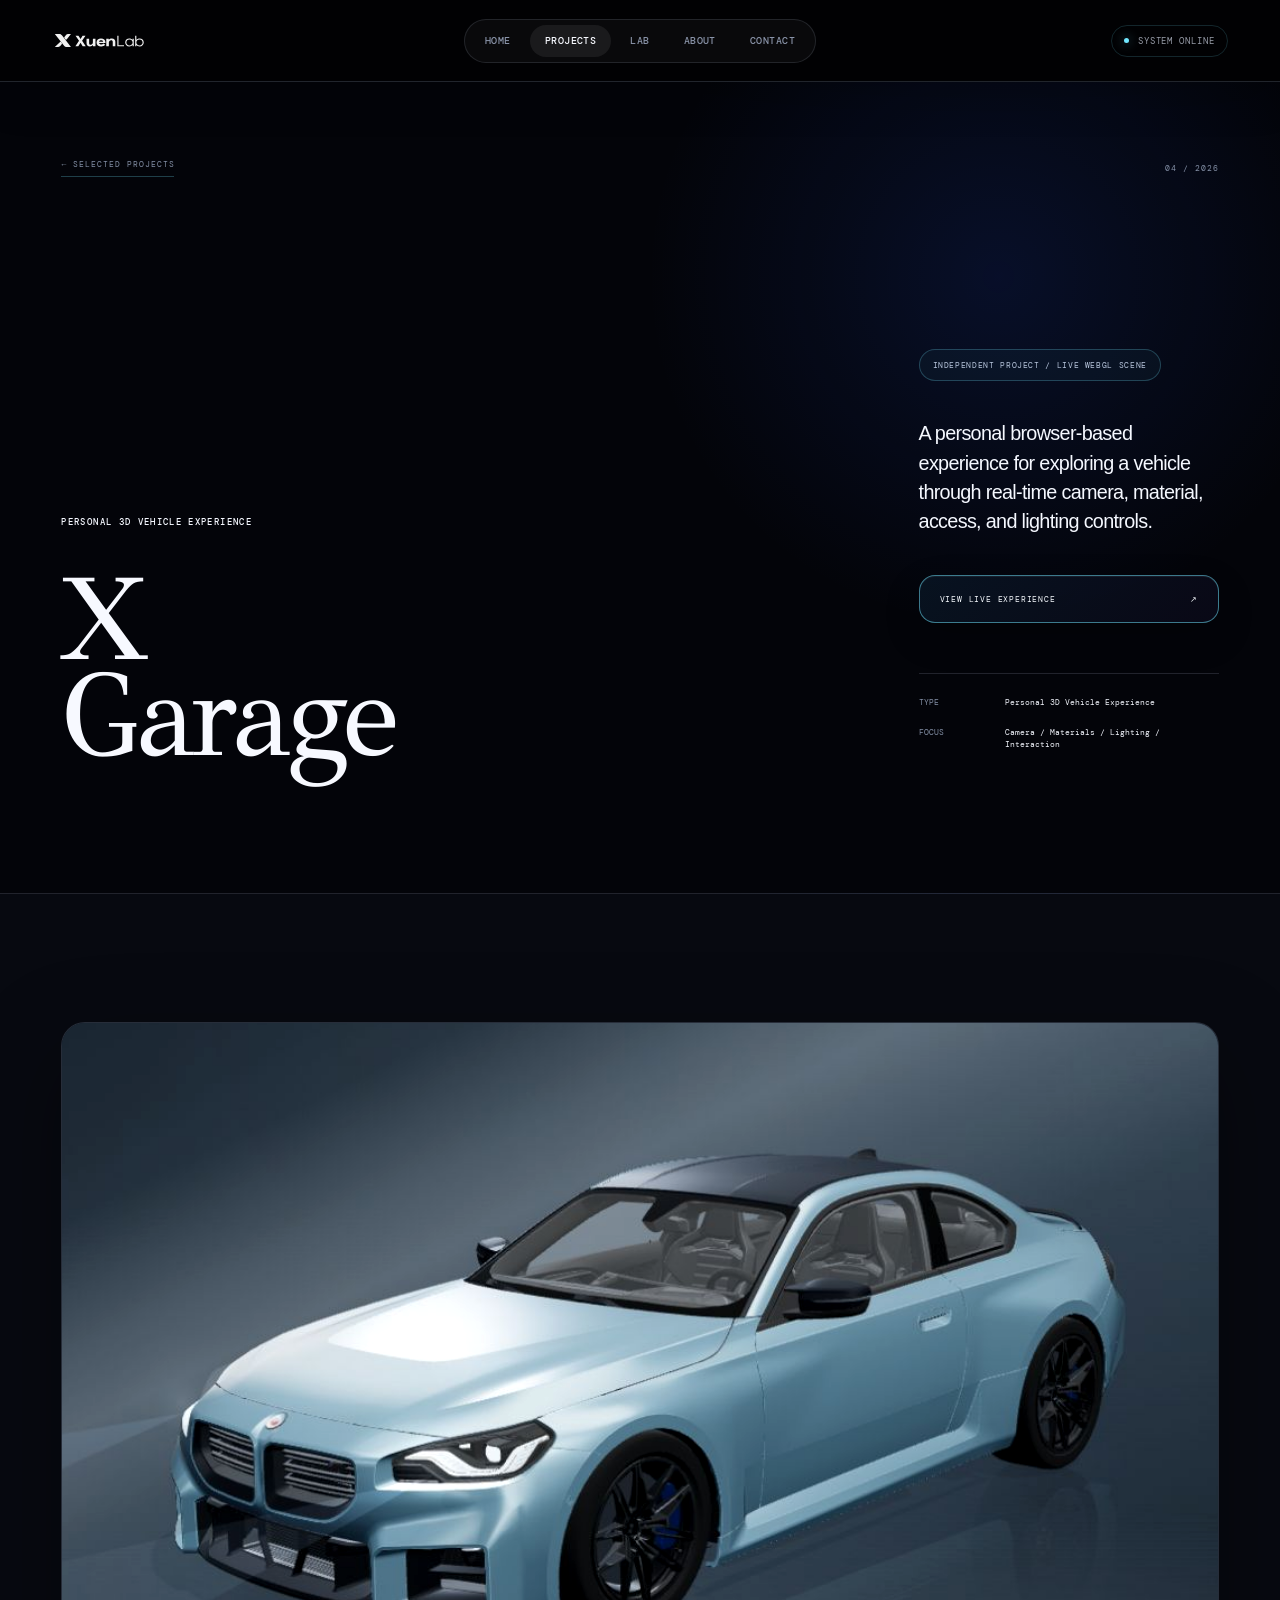
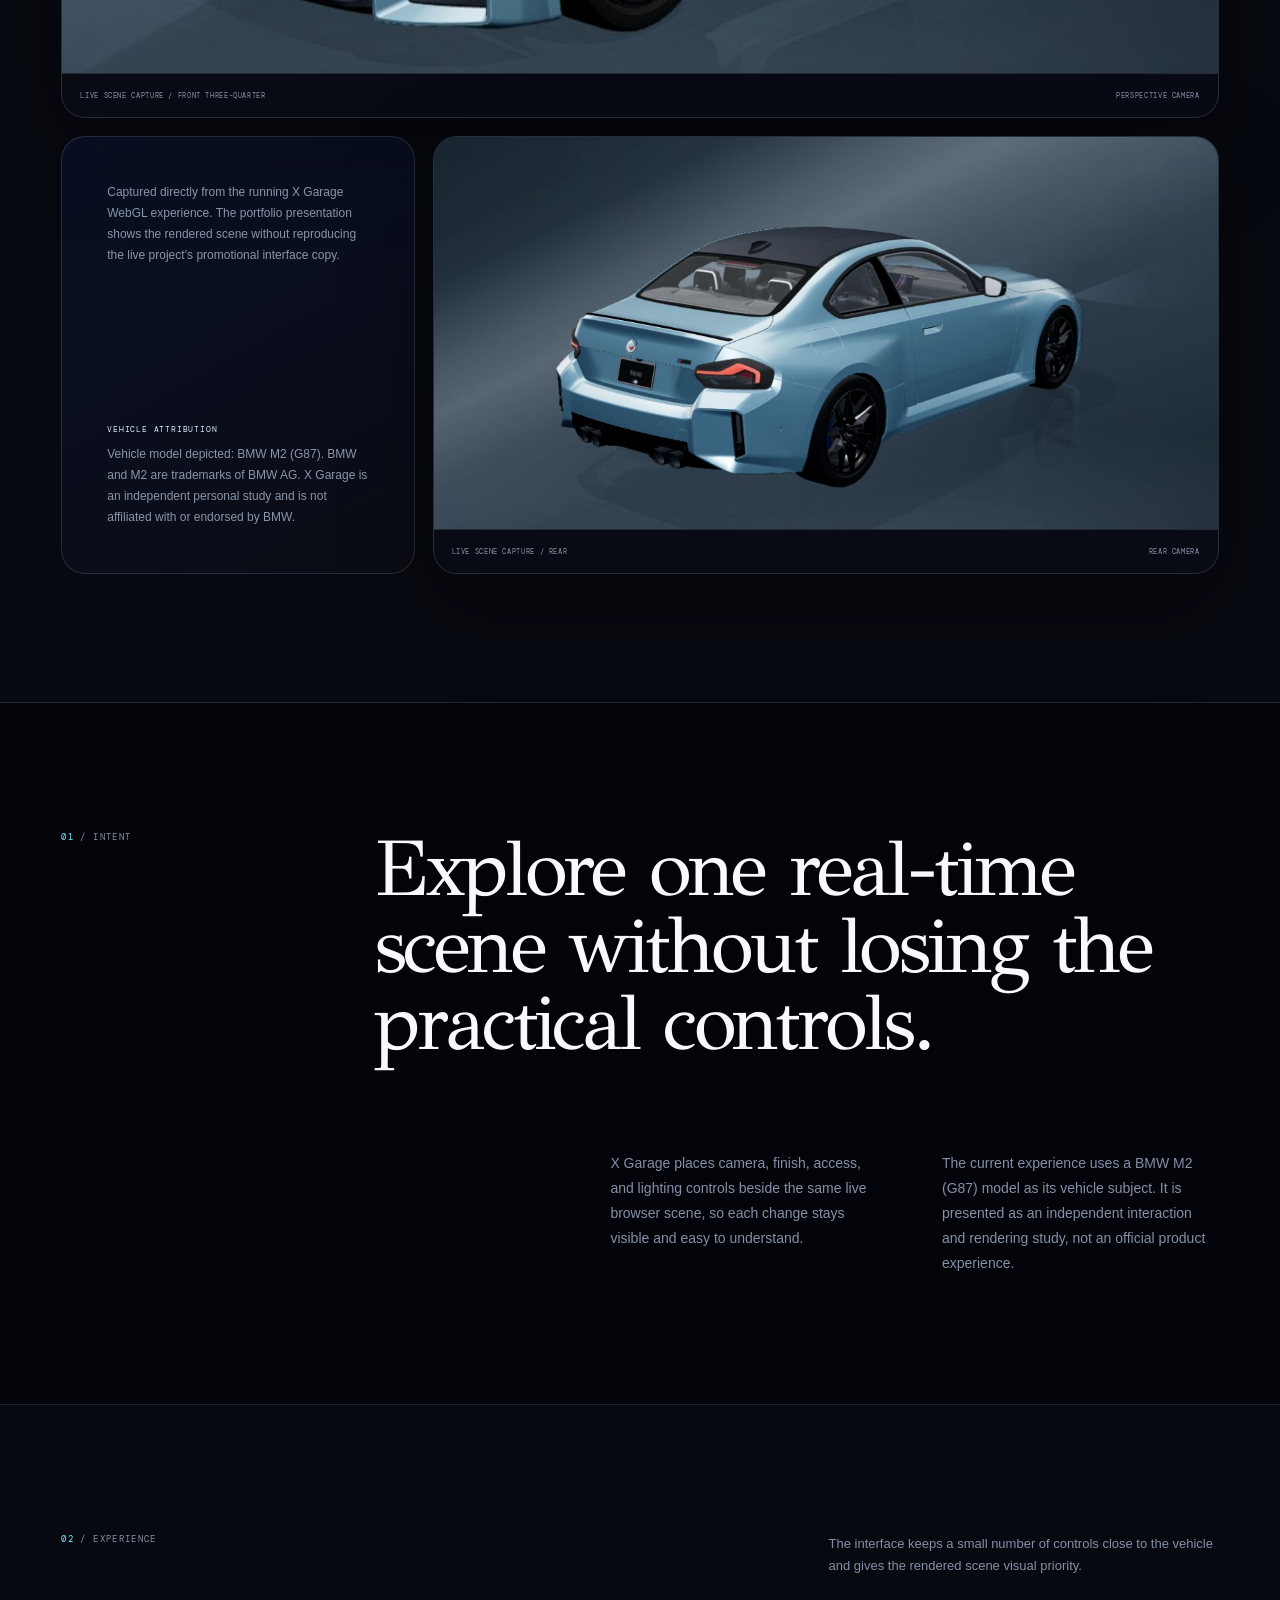
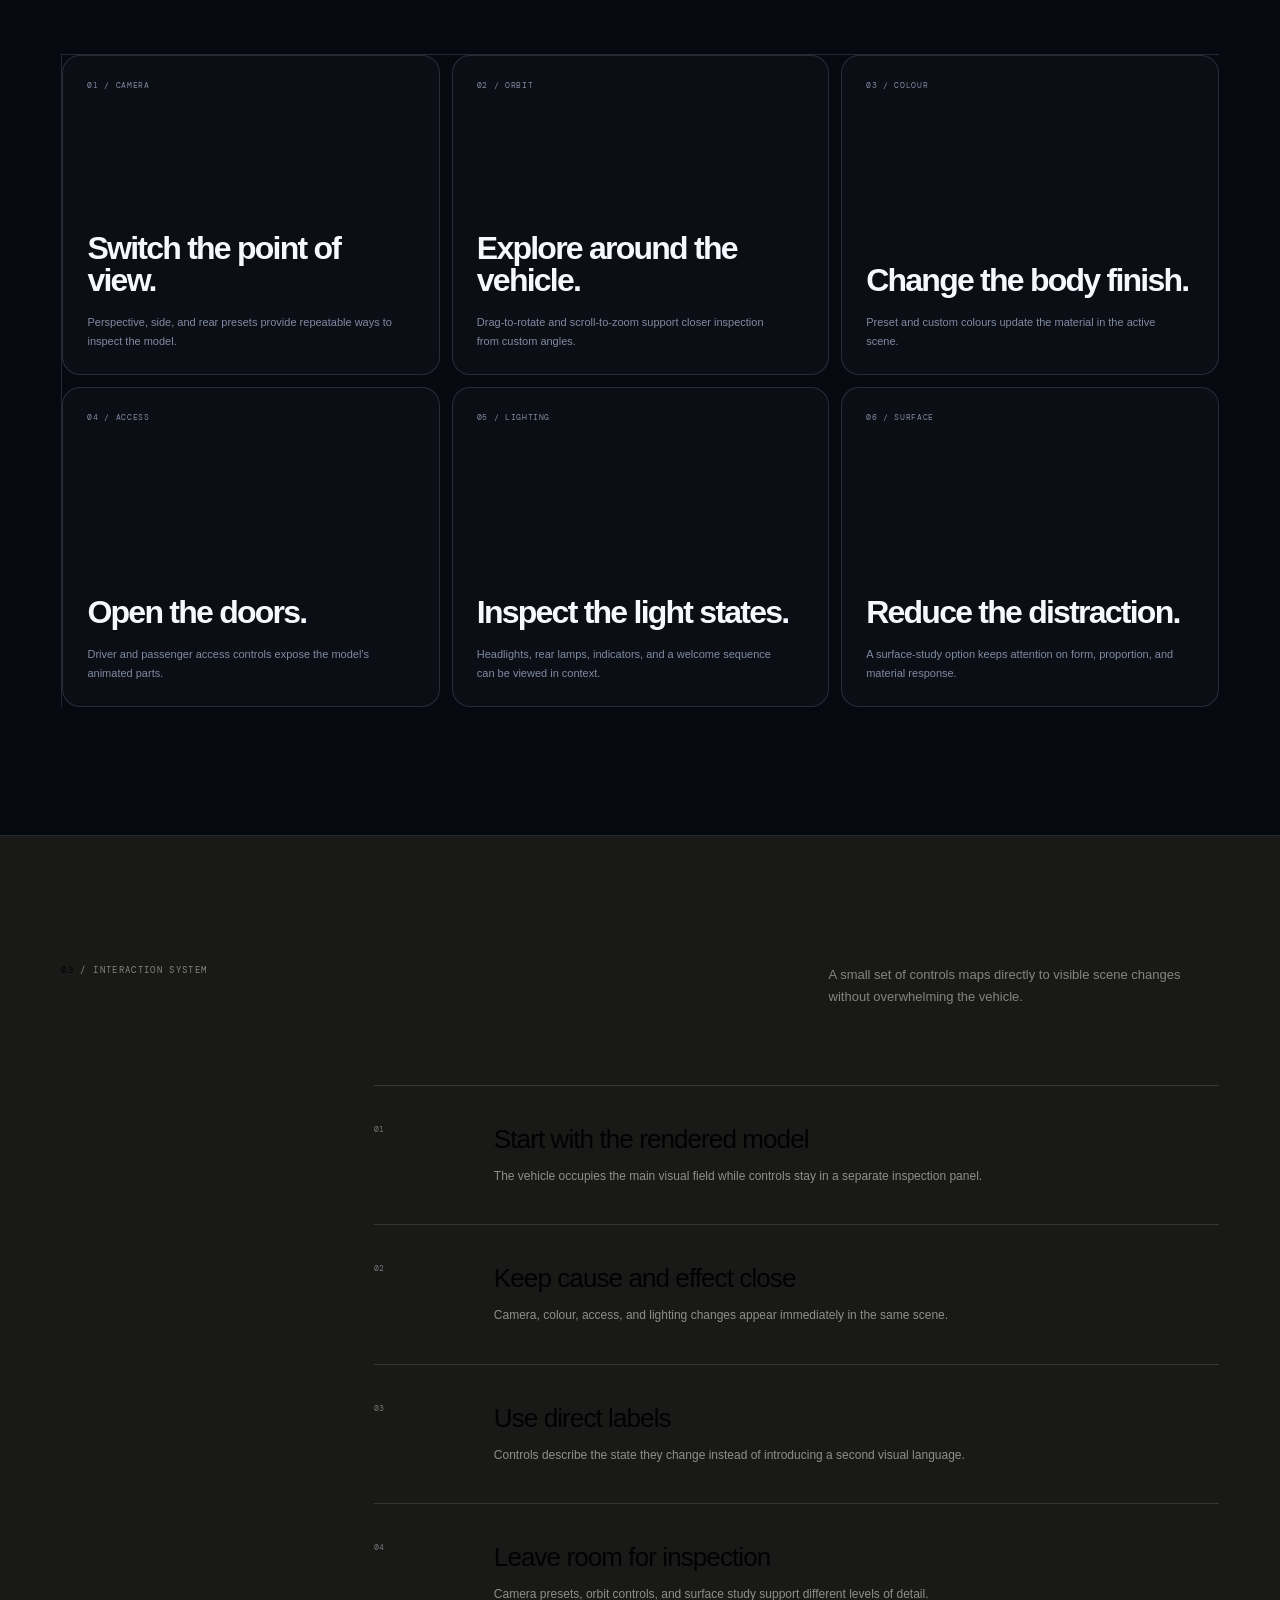
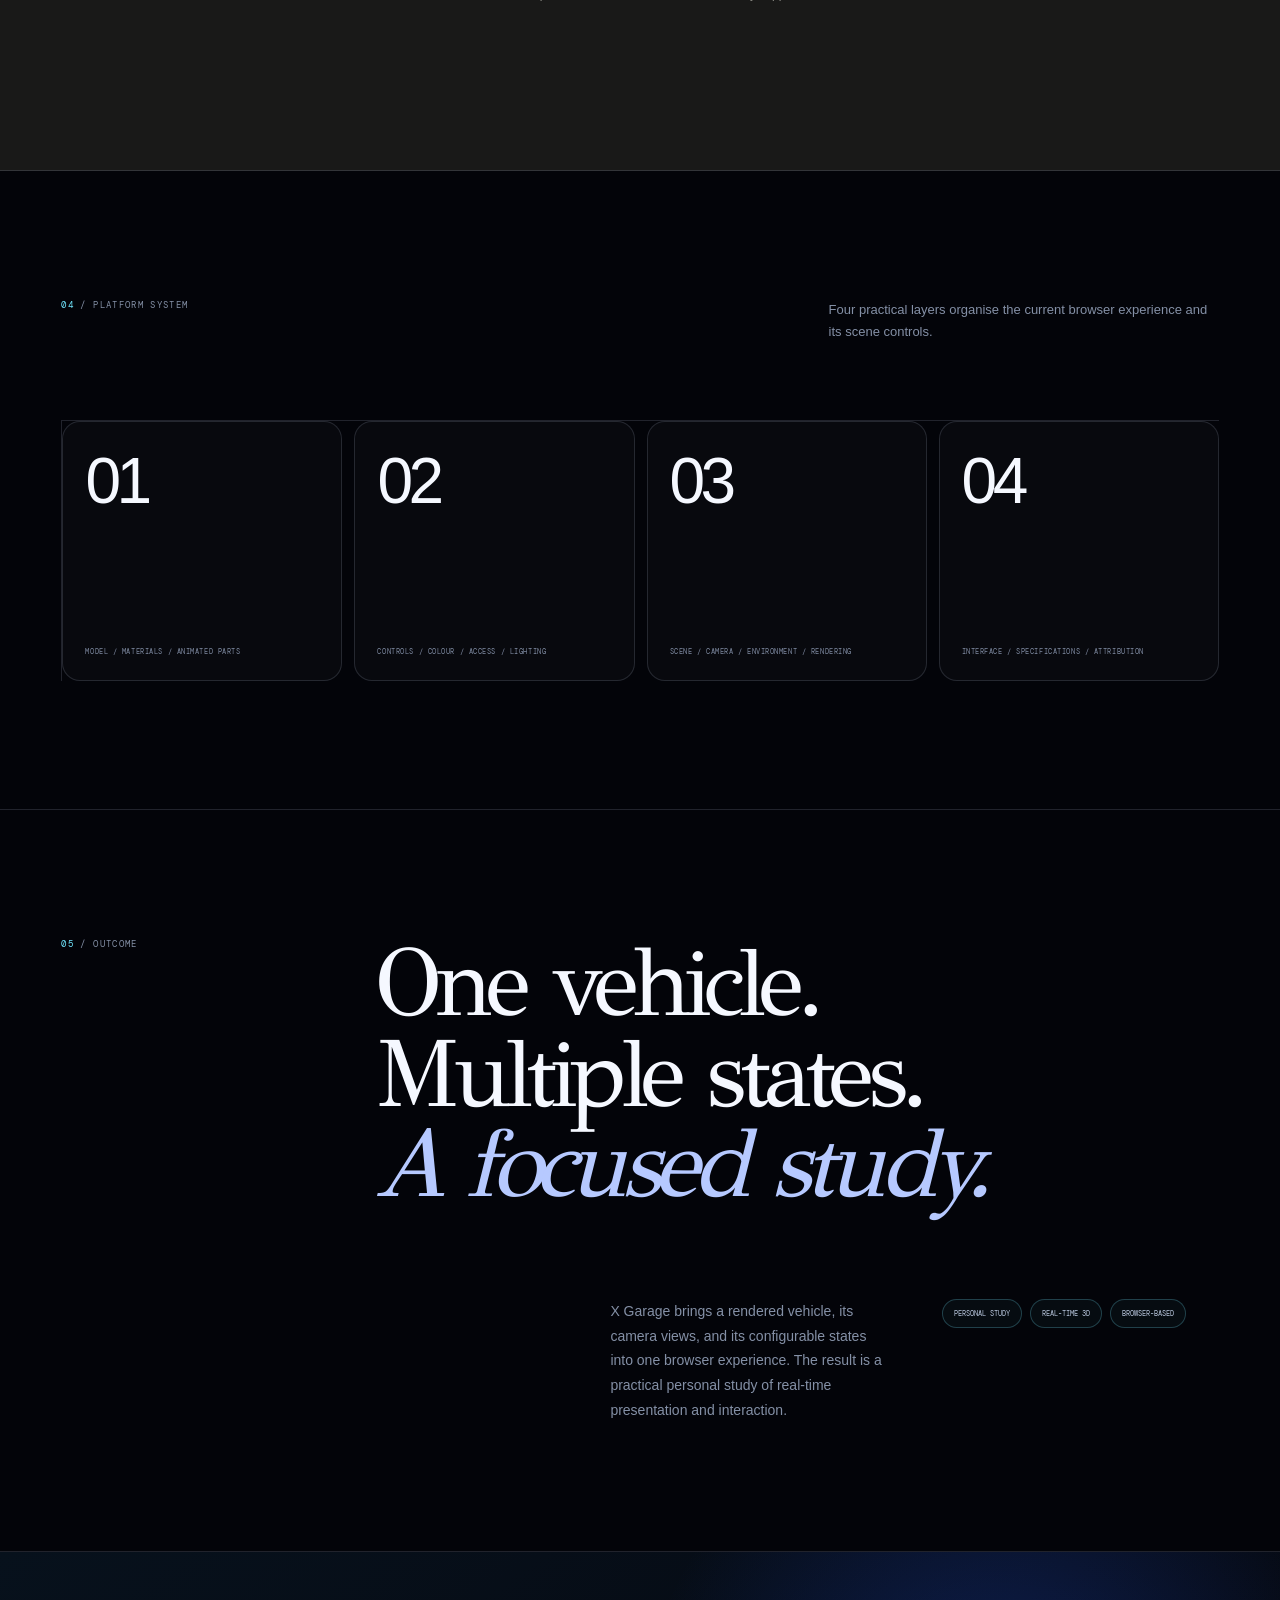
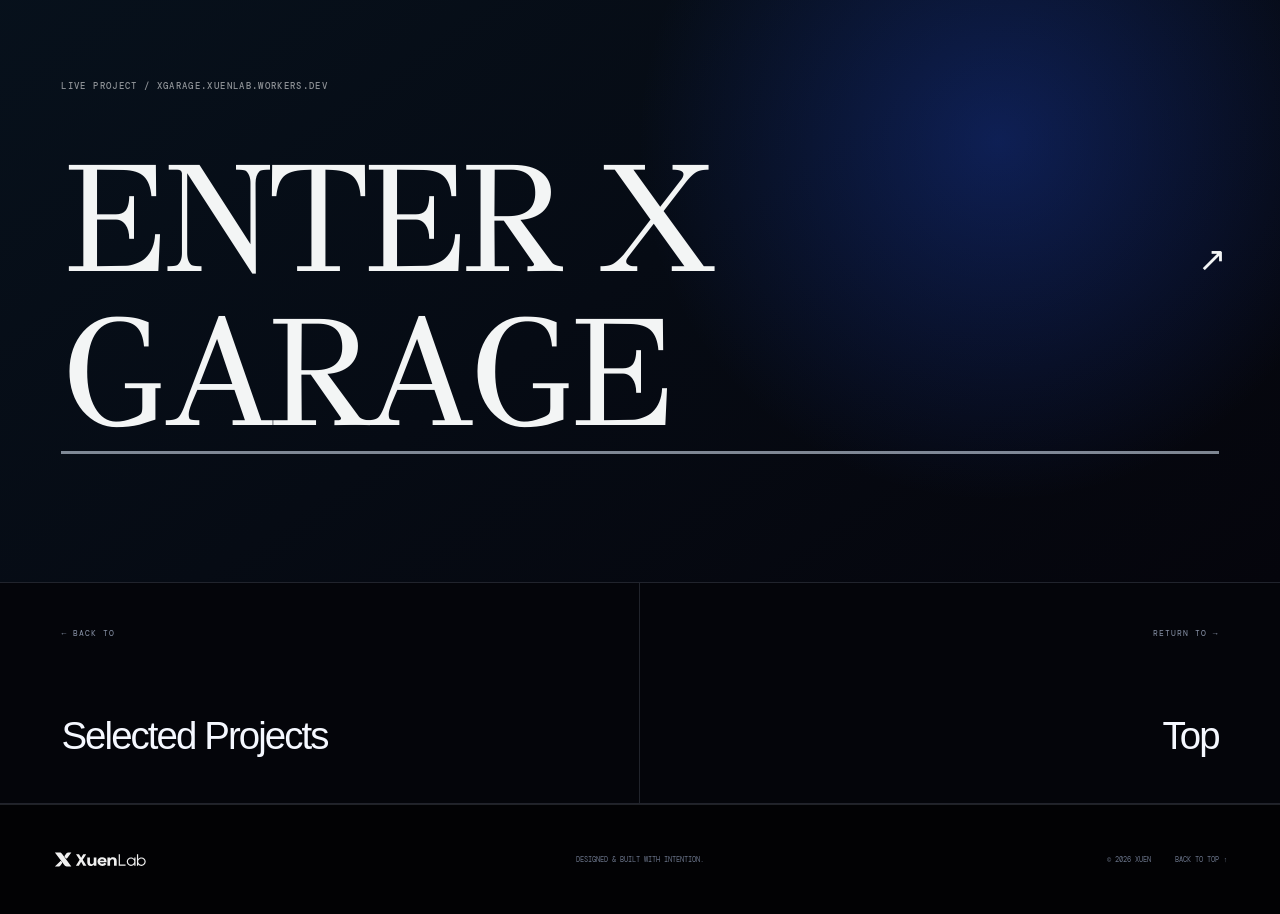
<file: x-garage.html>
<!DOCTYPE html>
<html lang="en">
<head>
  <meta charset="UTF-8">
  <meta name="viewport" content="width=device-width, initial-scale=1.0">
  <meta name="description" content="X Garage — a personal browser-based 3D vehicle experience by XUEN.OS.">
  <meta name="theme-color" content="#020204">
  <title>X Garage — XUEN.OS</title>
  <link rel="preload" href="fonts/GFS-Didot-Regular.ttf" as="font" type="font/ttf" crossorigin>
  <link rel="stylesheet" href="style.css">
</head>
<body>
  <div class="boot-screen" aria-hidden="true">
    <div class="boot-mark">X</div>
    <div class="boot-line"><span></span></div>
  </div>

  <header class="site-header">
    <a class="logo" href="index.html#home" aria-label="XuenLab home">
      <img src="assets/xuenlab-logo-light.svg" alt="XuenLab" width="300" height="83">
    </a>
    <nav class="desktop-nav" aria-label="Primary navigation">
      <a href="index.html#home">Home</a>
      <a class="active" href="index.html#projects">Projects</a>
      <a href="index.html#lab">Lab</a>
      <a href="index.html#about">About</a>
      <a href="index.html#contact">Contact</a>
    </nav>
    <div class="header-status"><span class="status-dot"></span> SYSTEM ONLINE</div>
    <button class="menu-toggle" type="button" aria-expanded="false" aria-controls="mobile-nav">Menu</button>
  </header>

  <nav class="mobile-nav" id="mobile-nav" aria-label="Mobile navigation">
    <a href="index.html#home">Home</a><a href="index.html#projects">Projects</a><a href="index.html#lab">Lab</a><a href="index.html#about">About</a><a href="index.html#contact">Contact</a>
  </nav>

  <main class="case-study xgarage-case">
    <section class="case-hero" aria-labelledby="case-title">
      <div class="case-kicker reveal">
        <a href="index.html#projects">← SELECTED PROJECTS</a>
        <span>04 / 2026</span>
      </div>
      <div class="case-hero-grid">
        <div class="reveal">
          <p class="eyebrow">PERSONAL 3D VEHICLE EXPERIENCE</p>
          <h1 class="case-title xgarage-case-title" id="case-title">X<br>Garage</h1>
        </div>
        <div class="case-summary reveal">
          <p class="ai-label">INDEPENDENT PROJECT / LIVE WEBGL SCENE</p>
          <p>A personal browser-based experience for exploring a vehicle through real-time camera, material, access, and lighting controls.</p>
          <a class="case-live-link" href="https://xgarage.xuenlab.workers.dev" target="_blank" rel="noopener noreferrer">VIEW LIVE EXPERIENCE <span>↗</span></a>
          <div class="case-meta">
            <span><b>TYPE</b>Personal 3D Vehicle Experience</span>
            <span><b>FOCUS</b>Camera / Materials / Lighting / Interaction</span>
          </div>
        </div>
      </div>
    </section>

    <section class="case-section xgarage-showcase-section" aria-label="Authentic X Garage 3D scene captures">
      <figure class="technical-figure xgarage-browser xgarage-browser-front reveal">
        <div class="xgarage-live-crop">
          <img src="assets/x-garage/x-garage-front-live-hd.jpg" alt="BMW M2 G87 in the live X Garage front three-quarter Perspective view" width="1905" height="1191">
        </div>
        <figcaption><span>LIVE SCENE CAPTURE / FRONT THREE-QUARTER</span><span>PERSPECTIVE CAMERA</span></figcaption>
      </figure>
      <div class="xgarage-showcase-lower">
        <div class="xgarage-showcase-note reveal">
          <p>Captured directly from the running X Garage WebGL experience. The portfolio presentation shows the rendered scene without reproducing the live project’s promotional interface copy.</p>
          <p><strong>Vehicle attribution</strong> Vehicle model depicted: BMW M2 (G87). BMW and M2 are trademarks of BMW AG. X Garage is an independent personal study and is not affiliated with or endorsed by BMW.</p>
        </div>
        <figure class="technical-figure xgarage-browser xgarage-browser-rear reveal">
          <div class="xgarage-live-crop">
            <img src="assets/x-garage/x-garage-rear-live-hd.jpg" alt="BMW M2 G87 in the live X Garage rear camera view" width="1905" height="1191">
          </div>
          <figcaption><span>LIVE SCENE CAPTURE / REAR</span><span>REAR CAMERA</span></figcaption>
        </figure>
      </div>
    </section>

    <section class="case-section case-text-section" id="intent">
      <div class="case-index reveal"><span>01</span> / INTENT</div>
      <div class="case-copy reveal">
        <h2>Explore one real-time scene without losing the practical controls.</h2>
        <div class="case-columns">
          <p>X Garage places camera, finish, access, and lighting controls beside the same live browser scene, so each change stays visible and easy to understand.</p>
          <p>The current experience uses a BMW M2 (G87) model as its vehicle subject. It is presented as an independent interaction and rendering study, not an official product experience.</p>
        </div>
      </div>
    </section>

    <section class="case-section xgarage-feature-section" id="experience">
      <div class="case-section-head reveal">
        <div class="case-index"><span>02</span> / EXPERIENCE</div>
        <p>The interface keeps a small number of controls close to the vehicle and gives the rendered scene visual priority.</p>
      </div>
      <div class="xgarage-feature-grid reveal">
        <article><span>01 / CAMERA</span><h3>Switch the point of view.</h3><p>Perspective, side, and rear presets provide repeatable ways to inspect the model.</p></article>
        <article><span>02 / ORBIT</span><h3>Explore around the vehicle.</h3><p>Drag-to-rotate and scroll-to-zoom support closer inspection from custom angles.</p></article>
        <article><span>03 / COLOUR</span><h3>Change the body finish.</h3><p>Preset and custom colours update the material in the active scene.</p></article>
        <article><span>04 / ACCESS</span><h3>Open the doors.</h3><p>Driver and passenger access controls expose the model’s animated parts.</p></article>
        <article><span>05 / LIGHTING</span><h3>Inspect the light states.</h3><p>Headlights, rear lamps, indicators, and a welcome sequence can be viewed in context.</p></article>
        <article><span>06 / SURFACE</span><h3>Reduce the distraction.</h3><p>A surface-study option keeps attention on form, proportion, and material response.</p></article>
      </div>
    </section>

    <section class="case-section process-section" id="interaction-system">
      <div class="case-section-head reveal">
        <div class="case-index"><span>03</span> / INTERACTION SYSTEM</div>
        <p>A small set of controls maps directly to visible scene changes without overwhelming the vehicle.</p>
      </div>
      <ol class="process-timeline reveal">
        <li><span>01</span><div><h3>Start with the rendered model</h3><p>The vehicle occupies the main visual field while controls stay in a separate inspection panel.</p></div></li>
        <li><span>02</span><div><h3>Keep cause and effect close</h3><p>Camera, colour, access, and lighting changes appear immediately in the same scene.</p></div></li>
        <li><span>03</span><div><h3>Use direct labels</h3><p>Controls describe the state they change instead of introducing a second visual language.</p></div></li>
        <li><span>04</span><div><h3>Leave room for inspection</h3><p>Camera presets, orbit controls, and surface study support different levels of detail.</p></div></li>
      </ol>
    </section>

    <section class="case-section xgarage-spec-section" id="platform-system">
      <div class="case-section-head reveal">
        <div class="case-index"><span>04</span> / PLATFORM SYSTEM</div>
        <p>Four practical layers organise the current browser experience and its scene controls.</p>
      </div>
      <div class="xgarage-spec-grid reveal" aria-label="X Garage reusable platform layers">
        <article><strong>01</strong><span>MODEL / MATERIALS / ANIMATED PARTS</span></article>
        <article><strong>02</strong><span>CONTROLS / COLOUR / ACCESS / LIGHTING</span></article>
        <article><strong>03</strong><span>SCENE / CAMERA / ENVIRONMENT / RENDERING</span></article>
        <article><strong>04</strong><span>INTERFACE / SPECIFICATIONS / ATTRIBUTION</span></article>
      </div>
    </section>

    <section class="case-section outcome-section" id="outcome">
      <div class="case-index reveal"><span>05</span> / OUTCOME</div>
      <div class="outcome-copy reveal">
        <p>One vehicle.<br>Multiple states.<br><em>A focused study.</em></p>
        <div>
          <p>X Garage brings a rendered vehicle, its camera views, and its configurable states into one browser experience. The result is a practical personal study of real-time presentation and interaction.</p>
          <div class="outcome-tags"><span>PERSONAL STUDY</span><span>REAL-TIME 3D</span><span>BROWSER-BASED</span></div>
        </div>
      </div>
    </section>

    <section class="xgarage-live-cta">
      <span class="eyebrow">LIVE PROJECT / XGARAGE.XUENLAB.WORKERS.DEV</span>
      <a href="https://xgarage.xuenlab.workers.dev" target="_blank" rel="noopener noreferrer">ENTER X GARAGE <span>↗</span></a>
    </section>

    <nav class="project-navigation" aria-label="Project navigation">
      <a href="index.html#projects"><span>← BACK TO</span><strong>Selected Projects</strong></a>
      <a href="#case-title"><span>RETURN TO →</span><strong>Top</strong></a>
    </nav>
  </main>

  <footer>
    <a class="logo" href="index.html#home" aria-label="XuenLab home"><img src="assets/xuenlab-logo-light.svg" alt="XuenLab" width="300" height="83"></a>
    <p>DESIGNED &amp; BUILT WITH INTENTION.</p>
    <div><span>© 2026 XUEN</span><a href="#case-title">BACK TO TOP ↑</a></div>
  </footer>

  <div class="site-cursor" aria-hidden="true">
    <span class="site-cursor__ring"></span>
    <span class="site-cursor__dot"></span>
  </div>

  <script src="script.js"></script>
</body>
</html>
</file>
<file: style.css>
@font-face {
  font-family: "DM Mono";
  src: url("fonts/dm-mono-300.ttf") format("truetype");
  font-style: normal;
  font-weight: 300;
  font-display: swap;
}

@font-face {
  font-family: "GFS Didot";
  src: url("fonts/GFS-Didot-Regular.ttf") format("truetype");
  font-style: normal;
  font-weight: 400;
  font-display: swap;
}

@font-face {
  font-family: "DM Mono";
  src: url("fonts/dm-mono-400.ttf") format("truetype");
  font-style: normal;
  font-weight: 400;
  font-display: swap;
}

@font-face {
  font-family: "DM Mono";
  src: url("fonts/dm-mono-500.ttf") format("truetype");
  font-style: normal;
  font-weight: 500;
  font-display: swap;
}

:root {
  --ink: #171715;
  --paper: #f7f6f2;
  --paper-deep: #efede7;
  --line: rgba(23,23,21,.11);
  --muted: #76746d;
  --mono: "DM Mono", ui-monospace, monospace;
  --sans: -apple-system, BlinkMacSystemFont, "SF Pro Display", "Helvetica Neue", Arial, sans-serif;
}

* { box-sizing: border-box; }
html { scroll-behavior: smooth; }
body { margin: 0; background: var(--paper); color: var(--ink); font-family: var(--sans); overflow-x: hidden; -webkit-font-smoothing: antialiased; text-rendering: optimizeLegibility; }
a { color: inherit; text-decoration: none; }
button { color: inherit; font: inherit; }
::selection { background: var(--ink); color: var(--paper); }

.boot-screen { position: fixed; inset: 0; z-index: 99; display: grid; place-content: center; gap: 26px; background: var(--ink); color: var(--paper); transition: opacity .55s ease, visibility .55s; }
.boot-screen.done { opacity: 0; visibility: hidden; }
.boot-mark { font-size: 54px; font-weight: 600; text-align: center; letter-spacing: -.08em; }
.boot-line { width: 120px; height: 1px; background: #444; }
.boot-line span { display: block; width: 0; height: 100%; background: var(--paper); animation: load .8s ease forwards; }
@keyframes load { to { width: 100%; } }

.site-header { height: 88px; padding: 0 4.8vw; border-bottom: 1px solid rgba(222,235,255,.11); display: grid; grid-template-columns: 1fr auto 1fr; align-items: center; position: relative; z-index: 20; background: #030509; color: #f4f7fb; }
.site-header .logo-glyph { background: #f4f7fb; color: #080b10; box-shadow: 0 4px 18px rgba(49,156,255,.12); }
.logo { display: inline-flex; align-items: center; gap: 12px; width: max-content; font-family: var(--mono); font-size: 12px; font-weight: 500; letter-spacing: -.02em; }
.logo-glyph { display: grid; place-items: center; width: 30px; height: 30px; border-radius: 8px; background: var(--ink); color: var(--paper); font-family: var(--sans); font-size: 13px; box-shadow: 0 4px 12px rgba(17,17,15,.13); }
.desktop-nav { display: flex; height: 100%; align-items: center; gap: 38px; font-family: var(--mono); font-size: 10px; font-weight: 500; text-transform: uppercase; }
.desktop-nav a { height: 100%; display: grid; place-items: center; position: relative; color: #7f8793; transition: color .2s; }
.desktop-nav a:hover, .desktop-nav a.active { color: #f4f7fb; }
.desktop-nav a.active::after { content: ""; height: 1px; background: #55baff; position: absolute; left: 0; right: 0; bottom: -1px; }
.header-status { justify-self: end; font-family: var(--mono); font-size: 9px; letter-spacing: .1em; }
.status-dot { display: inline-block; width: 5px; height: 5px; border-radius: 50%; margin-right: 7px; background: #55a35d; box-shadow: 0 0 0 3px rgba(85,163,93,.12); }
.menu-toggle, .mobile-nav { display: none; }

.glass-hero {
  --glass-black: #020204;
  --glass-ink: #f5f8ff;
  --glass-muted: rgba(225,232,245,.66);
  --glass-hairline: rgba(223,235,255,.16);
  --glass-cyan: #71e7ff;
  --glass-ease-out: cubic-bezier(.16,1,.3,1);
  --glass-pointer-x: 0px;
  --glass-pointer-y: 0px;
  position: relative;
  isolation: isolate;
  width: 100%;
  min-height: calc(100svh - 88px);
  overflow: hidden;
  background: var(--glass-black);
  color: var(--glass-ink);
  opacity: 0;
  transition: opacity 1.1s ease;
}
.glass-hero.is-ready { opacity: 1; }
.glass-hero__art,
.glass-hero__plate,
.glass-hero__flow,
.glass-hero__shade { position: absolute; inset: 0; }
.glass-hero__art {
  z-index: 0;
  overflow: hidden;
  pointer-events: none;
  background: radial-gradient(circle at 57% 50%, rgba(20,25,52,.24), transparent 40%), var(--glass-black);
}
.glass-hero__plate {
  z-index: 0;
  background-image: url("assets/liquid-glass-ribbon-v2.png");
  background-repeat: no-repeat;
  background-position: center;
  background-size: contain;
  filter: saturate(.96) contrast(1.06) brightness(.82);
  transform: translate3d(calc(var(--glass-pointer-x) * .2), calc(var(--glass-pointer-y) * .16), 0);
  animation: glass-hero-drift 14s ease-in-out infinite;
  will-change: transform, filter;
}
.glass-hero__flow {
  z-index: 1;
  width: 100%;
  height: 100%;
  opacity: 0;
  transform: translateZ(0);
  transition: opacity 900ms ease;
}
.glass-hero__flow.is-active { opacity: 1; }
.glass-hero__shade {
  z-index: 2;
  background:
    radial-gradient(circle at 92% 84%, rgba(2,2,4,.24), transparent 30%),
    linear-gradient(90deg, rgba(2,2,4,.64) 0%, rgba(2,2,4,.22) 28%, transparent 58%),
    linear-gradient(180deg, rgba(2,2,4,.45) 0%, transparent 22%, transparent 68%, rgba(2,2,4,.7) 100%),
    radial-gradient(ellipse at 50% 51%, transparent 15%, rgba(2,2,4,.12) 58%, rgba(2,2,4,.55) 100%);
}
.glass-hero__footer {
  position: absolute;
  left: clamp(22px,4.1vw,72px);
  right: clamp(22px,4.1vw,72px);
  z-index: 4;
  display: flex;
  align-items: center;
  justify-content: space-between;
}
.glass-hero__footer p {
  margin: 0;
  color: rgba(230,236,247,.64);
  font-size: 10px;
  font-weight: 550;
  letter-spacing: .12em;
  text-transform: uppercase;
}
.glass-hero__ornaments {
  position: absolute;
  inset: clamp(28px,4.3vw,72px);
  z-index: 4;
  pointer-events: none;
}
.glass-hero__ornaments i {
  position: absolute;
  width: 34px;
  height: 34px;
  opacity: .52;
}
.glass-hero__ornaments i::before,
.glass-hero__ornaments i::after {
  content: "";
  position: absolute;
  background: linear-gradient(90deg,rgba(113,231,255,.74),rgba(113,231,255,0));
}
.glass-hero__ornaments i::before { width: 28px; height: 1px; }
.glass-hero__ornaments i::after { width: 1px; height: 28px; }
.glass-hero__ornaments i { top: 0; left: 0; }
.glass-hero__content {
  position: absolute;
  z-index: 3;
  top: 50.2%;
  left: 50%;
  width: min(92vw,1060px);
  text-align: center;
  transform: translate(-50%,-50%);
}
.glass-hero__eyebrow {
  margin: 0 0 clamp(17px,2.6vh,28px);
  color: rgba(231,237,250,.72);
  font-size: clamp(9px,.7vw,11px);
  font-weight: 550;
  letter-spacing: .19em;
  text-transform: uppercase;
}
.glass-hero__eyebrow span { margin-left: 9px; color: rgba(113,231,255,.84); }
.glass-hero h1 {
  margin: 0;
  color: #f7f9ff;
  font-family: "GFS Didot", Didot, "Bodoni MT", serif;
  font-size: clamp(68px,11.25vw,172px);
  font-weight: 400;
  font-kerning: normal;
  font-feature-settings: "kern" 1;
  letter-spacing: -.034em;
  line-height: .84;
  text-rendering: geometricPrecision;
  text-shadow: 0 2px 22px rgba(0,0,0,.5), 0 0 65px rgba(0,0,0,.35);
  transform: none;
}
.glass-hero__subtitle {
  max-width: 552px;
  margin: clamp(27px,4.2vh,42px) auto 0;
  color: rgba(239,244,255,.82);
  font-size: clamp(14px,1.2vw,18px);
  font-weight: 400;
  letter-spacing: -.01em;
  line-height: 1.58;
  text-shadow: 0 2px 18px rgba(0,0,0,.72);
}
.glass-hero__actions { display: flex; justify-content: center; margin-top: clamp(26px,3.8vh,37px); }
.glass-hero__button {
  display: inline-flex;
  align-items: center;
  justify-content: center;
  gap: 13px;
  min-width: 184px;
  min-height: 48px;
  padding: 13px 24px;
  border: 1px solid rgba(255,255,255,.38);
  border-radius: 18px;
  background: linear-gradient(180deg, rgba(255,255,255,.96), rgba(232,237,246,.93));
  color: #07080d;
  font-size: 12px;
  font-weight: 520;
  letter-spacing: -.01em;
  line-height: 18px;
  text-align: center;
  backdrop-filter: blur(18px) saturate(130%);
  box-shadow: 0 14px 38px rgba(0,6,24,.3), inset 0 1px 0 rgba(255,255,255,.72), inset 0 -1px 0 rgba(20,35,58,.08);
  transition: border-color 300ms ease, background 300ms ease, box-shadow 350ms ease, transform 300ms var(--glass-ease-out);
}
.glass-hero__button:hover {
  transform: translateY(-2px);
  border-color: rgba(204,246,255,.7);
  background: linear-gradient(180deg,#fff,rgba(239,246,252,.98));
  box-shadow: 0 17px 48px rgba(0,8,30,.38), 0 0 24px rgba(113,231,255,.08), inset 0 1px 0 #fff;
}
.glass-hero__button:focus-visible { outline: 2px solid var(--glass-cyan); outline-offset: 3px; }
.glass-hero__arrow {
  color: #108eaa;
  font-size: 14px;
  line-height: 1;
  transform: translateY(-1px);
  transition: transform 300ms var(--glass-ease-out);
}
.glass-hero__button:hover .glass-hero__arrow { transform: translate(2px,-3px); }
.glass-hero__footer {
  bottom: clamp(24px,4.4vh,47px);
  padding-top: 18px;
  border-top: 1px solid var(--glass-hairline);
}
.glass-hero__content > * { opacity: 0; transform: translateY(17px); }
.glass-hero.is-ready .glass-hero__content > * {
  opacity: 1;
  transform: translateY(0);
  transition: opacity 1s var(--glass-ease-out), transform 1s var(--glass-ease-out);
}
.glass-hero.is-ready .glass-hero__content > :nth-child(1) { transition-delay: 180ms; }
.glass-hero.is-ready .glass-hero__content > :nth-child(2) { transition-delay: 260ms; }
.glass-hero.is-ready .glass-hero__content > :nth-child(3) { transition-delay: 390ms; }
.glass-hero.is-ready .glass-hero__content > :nth-child(4) { transition-delay: 510ms; }

.site-cursor {
  position: fixed;
  z-index: 1000;
  top: 0;
  left: 0;
  width: 0;
  height: 0;
  pointer-events: none;
  opacity: 0;
  transition: opacity 220ms ease;
}
.site-cursor.is-visible { opacity: 1; }
.site-cursor__dot,
.site-cursor__ring {
  position: absolute;
  top: 0;
  left: 0;
  border-radius: 50%;
  transform: translate(-50%,-50%);
  will-change: transform;
}
.site-cursor__dot {
  width: 4px;
  height: 4px;
  background: rgba(230,250,255,.96);
  box-shadow: 0 0 9px rgba(113,231,255,.72);
}
.site-cursor__ring {
  width: 28px;
  height: 28px;
  border: 1px solid rgba(194,236,255,.46);
  background: rgba(113,231,255,.025);
  box-shadow: inset 0 0 8px rgba(113,231,255,.05);
  transition: width 320ms var(--glass-ease-out), height 320ms var(--glass-ease-out), border-color 320ms ease, background 320ms ease, box-shadow 320ms ease;
}
.site-cursor.is-hovering .site-cursor__ring {
  width: 42px;
  height: 42px;
  border-color: rgba(222,247,255,.8);
  background: rgba(113,231,255,.07);
  box-shadow: 0 0 20px rgba(113,231,255,.13);
}
.site-cursor.is-hovering .site-cursor__dot { width: 5px; height: 5px; background: #fff; }

@keyframes glass-hero-drift {
  0%, 100% {
    transform: translate3d(calc(var(--glass-pointer-x) * .2), calc(var(--glass-pointer-y) * .16), 0);
    filter: saturate(.94) contrast(1.06) brightness(.79) hue-rotate(-2deg);
  }
  50% {
    transform: translate3d(calc(var(--glass-pointer-x) * .2), calc(var(--glass-pointer-y) * .16), 0);
    filter: saturate(1.1) contrast(1.11) brightness(.9) hue-rotate(3deg);
  }
}

.hero { width: 100%; max-width: 1800px; min-height: calc(100vh - 88px); margin: 0 auto; padding: clamp(56px, 5vw, 82px) 4.8vw clamp(82px, 7vw, 118px); display: grid; grid-template-columns: 1.1fr .9fr; gap: 5.4vw; align-items: center; }
.hero-copy { align-self: center; transform: translateY(-1.2vw); }
.eyebrow, .section-index { font-family: var(--mono); font-size: 9px; font-weight: 500; letter-spacing: .15em; }
.eyebrow span { color: var(--muted); margin-left: 18px; }
h1 { font-size: clamp(112px, 12.55vw, 226px); line-height: .77; margin: clamp(42px, 4vw, 62px) 0 clamp(44px, 3.8vw, 60px); font-weight: 600; letter-spacing: -.1em; transform: translateX(-.012em); }
h1 .outline { color: var(--ink); -webkit-text-stroke: 0; }
.hero-subtitle { max-width: 510px; margin: 0; font-size: clamp(20px, 1.65vw, 26px); line-height: 1.44; letter-spacing: -.032em; font-weight: 400; color: rgba(229,235,244,.74); }
.hero-subtitle strong { color: #f5f8fc; font-weight: 600; border-bottom: 1px solid rgba(118,186,255,.58); }
.hero-actions { display: flex; gap: 12px; margin-top: 42px; }
.button { display: flex; justify-content: space-between; align-items: center; min-width: 190px; padding: 19px 21px; border: 1px solid rgba(211,228,249,.42); border-radius: 14px; font-family: var(--mono); font-size: 9px; letter-spacing: .08em; transition: transform .25s, box-shadow .25s, background .25s, color .25s; }
.button:hover { transform: translateY(-2px); box-shadow: 0 12px 34px rgba(17,115,222,.16); }
.hero .button-primary { background: #f4f7fb; color: #070a0f; border-color: #f4f7fb; }
.hero .button-secondary { color: #edf4fc; background: rgba(255,255,255,.025); }
.hero .button-secondary:hover { background: rgba(255,255,255,.09); }
.hero-meta { margin-top: 68px; display: flex; gap: 48px; color: rgba(184,197,214,.55); font-family: var(--mono); font-size: 8px; font-weight: 500; letter-spacing: .11em; }

.hero-wave { position: absolute; z-index: 0; inset: auto 0 0; width: 100%; height: 50%; display: block; pointer-events: none; opacity: .96; }
.particle-logo-visual { position: relative; top: clamp(-34px, -2.2vw, -18px); z-index: 3; width: min(100%, 720px); margin: 0 auto; isolation: isolate; }
.particle-logo-frame { position: relative; width: 100%; aspect-ratio: 1.05; }
.particle-logo-frame::before { content: ""; position: absolute; inset: 17% 10%; border-radius: 50%; background: radial-gradient(circle, rgba(21,130,255,.115), transparent 69%); filter: blur(18px); }
#xuenlab-particle-logo { position: relative; width: 100%; height: 100%; display: block; touch-action: none; }
.particle-logo-error { position: absolute; inset: 50% auto auto 50%; display: none; width: min(82%, 360px); margin: 0; transform: translate(-50%, -50%); color: rgba(220,234,255,.72); font: 11px/1.6 var(--mono); text-align: center; }
.particle-logo-visual figcaption { display: flex; justify-content: space-between; gap: 20px; margin-top: -4px; color: rgba(154,183,227,.45); font: 7px var(--mono); font-weight: 500; letter-spacing: .13em; }

.workspace-visual { position: relative; width: min(100%, 620px); margin: 0 1.2vw 0 auto; isolation: isolate; }
.workspace-visual::before { content: ""; position: absolute; z-index: -1; inset: 18px -18px -18px 18px; background: #eeebe4; border: 1px solid rgba(23,23,21,.07); }
.workspace-photo { position: relative; overflow: hidden; aspect-ratio: .84; background: #e9e4dc; box-shadow: 0 34px 72px rgba(54,43,30,.095), 0 8px 22px rgba(54,43,30,.045); }
.workspace-photo::after { content: ""; position: absolute; inset: 0; border: 1px solid rgba(255,255,255,.26); pointer-events: none; }
.workspace-photo img { width: 100%; height: 100%; display: block; object-fit: cover; object-position: 52% 59%; filter: saturate(.78) contrast(.98) brightness(1.01); transform: scale(1.085); transition: transform 1.2s cubic-bezier(.2,.7,.2,1); }
.workspace-visual:hover img { transform: scale(1.1); }
.workspace-visual figcaption { display: flex; justify-content: space-between; gap: 20px; margin-top: 20px; color: #66645f; font: 8px var(--mono); font-weight: 500; letter-spacing: .13em; }
.workspace-visual figcaption span:last-child { color: #8b8982; }

.system-visual { isolation: isolate; background: radial-gradient(circle at 50% 44%, #faf9f5 0, #f1efe9 58%, #e9e6df 100%); }
.system-grid { position: absolute; inset: 0; z-index: 0; opacity: .44; background-image: linear-gradient(rgba(23,23,21,.055) 1px, transparent 1px), linear-gradient(90deg, rgba(23,23,21,.055) 1px, transparent 1px); background-size: 48px 48px; mask-image: linear-gradient(to bottom, transparent, #000 14%, #000 86%, transparent); }
.system-connections { position: absolute; inset: 0; width: 100%; height: 100%; overflow: visible; }
.system-connections path { fill: none; stroke: rgba(23,23,21,.26); stroke-width: 1; vector-effect: non-scaling-stroke; stroke-dasharray: 2 8; animation: systemSignal 9s linear infinite; }
.system-connections path:nth-child(2), .system-connections path:nth-child(5) { animation-delay: -3s; }
.system-connections path:nth-child(3), .system-connections path:nth-child(6) { animation-delay: -6s; }
.system-node { position: absolute; width: 29%; min-height: 16%; padding: clamp(11px, 1.3vw, 18px); display: flex; flex-direction: column; justify-content: space-between; border: 1px solid rgba(23,23,21,.22); background: rgba(247,246,242,.82); box-shadow: 0 12px 34px rgba(39,34,26,.045); backdrop-filter: blur(3px); animation: systemFloatA 8s ease-in-out infinite, systemNodeActive 24s ease infinite; }
.system-node::before { content: ""; position: absolute; width: 5px; height: 5px; border: 1px solid var(--ink); border-radius: 50%; background: var(--paper); }
.system-node::after { content: "ACTIVE"; position: absolute; right: clamp(11px, 1.3vw, 18px); top: clamp(11px, 1.3vw, 18px); opacity: 0; color: var(--ink); font: 5px var(--mono); letter-spacing: .12em; animation: systemActiveTag 24s ease infinite var(--activity-delay, 0s); }
.system-node span { color: var(--muted); font: clamp(5px, .48vw, 7px) var(--mono); letter-spacing: .11em; }
.system-node b { font: 500 clamp(10px, 1vw, 14px) var(--mono); letter-spacing: .03em; }
.system-node i { width: 44%; height: 1px; background: rgba(23,23,21,.22); }
.node-label-cycle { position: relative; display: block; height: 1.2em; overflow: hidden; }
.node-label-cycle span { position: absolute; inset: 0; color: var(--ink); font: inherit; letter-spacing: inherit; opacity: 0; transform: translateY(5px); animation: systemNodeLabel 18s ease infinite; }
.node-label-cycle span:nth-child(2) { animation-delay: 6s; }
.node-label-cycle span:nth-child(3) { animation-delay: 12s; }
.node-ai { --activity-delay: 0s; left: 7%; top: 17%; animation-delay: 0s, 0s; }
.node-ai::before { right: -3px; bottom: 23%; }
.node-python { --activity-delay: 6s; right: 6%; top: 13%; animation-name: systemFloatB, systemNodeActive; animation-delay: -2s, 6s; }
.node-python::before { left: -3px; bottom: 18%; }
.node-systems { --activity-delay: 12s; left: 5%; bottom: 16%; animation-name: systemFloatB, systemNodeActive; animation-delay: -4s, 12s; }
.node-systems::before { right: -3px; top: 21%; }
.node-tools { --activity-delay: 18s; right: 5%; bottom: 13%; animation-delay: -6s, 18s; }
.node-tools::before { left: -3px; top: 18%; }
.system-core { position: absolute; left: 50%; top: 50%; width: clamp(76px, 7.5vw, 106px); aspect-ratio: 1; transform: translate(calc(-50% + var(--parallax-x, 0px)), calc(-50% + var(--parallax-y, 0px))); display: grid; place-content: center; gap: 8px; text-align: center; background: var(--ink); color: var(--paper); box-shadow: 0 18px 42px rgba(23,23,21,.16), 0 0 0 10px rgba(23,23,21,.035); animation: systemCore 6s ease-in-out infinite; will-change: transform; }
.system-core span { font-size: clamp(25px, 2.5vw, 38px); font-weight: 600; letter-spacing: -.08em; }
.system-core small { font: clamp(5px, .45vw, 7px) var(--mono); letter-spacing: .12em; }
.system-live-status { position: absolute; left: 50%; top: calc(50% + clamp(58px, 6vw, 78px)); width: 92px; height: 15px; transform: translateX(-50%); padding-left: 12px; color: var(--muted); font: 6px var(--mono); letter-spacing: .13em; text-align: center; overflow: hidden; }
.system-live-status::before { content: ""; position: absolute; left: 1px; top: 4px; width: 4px; height: 4px; border-radius: 50%; background: var(--ink); opacity: .55; }
.system-live-status span { position: absolute; inset: 0 0 0 12px; opacity: 0; transform: translateY(4px); animation: systemLiveStatus 16s ease infinite; }
.system-live-status span:nth-child(2) { animation-delay: 4s; }
.system-live-status span:nth-child(3) { animation-delay: 8s; }
.system-live-status span:nth-child(4) { animation-delay: 12s; }
.travel-signal { fill: var(--ink); filter: drop-shadow(0 0 3px rgba(23,23,21,.25)); }
.signal-dot { position: absolute; width: 6px; height: 6px; border-radius: 50%; background: var(--ink); box-shadow: 0 0 0 0 rgba(23,23,21,.18); animation: systemPulse 3.8s ease-out infinite; }
.dot-one { left: 35%; top: 31%; }
.dot-two { right: 31%; top: 35%; animation-delay: -1.2s; }
.dot-three { left: 31%; bottom: 30%; animation-delay: -2.4s; }
.system-readout { position: absolute; left: 6%; bottom: 5%; display: flex; gap: 13px; align-items: baseline; color: var(--muted); font: 6px var(--mono); letter-spacing: .1em; }
.system-readout b { color: var(--ink); font-size: 8px; font-weight: 500; }
.system-label-cycle { position: absolute; right: 6%; top: 5%; width: 72px; height: 14px; text-align: right; color: var(--muted); font: 7px var(--mono); letter-spacing: .14em; overflow: hidden; }
.system-label-cycle span { position: absolute; inset: 0; opacity: 0; transform: translateY(7px); animation: systemLabel 12s ease infinite; }
.system-label-cycle span:nth-child(2) { animation-delay: 3s; }
.system-label-cycle span:nth-child(3) { animation-delay: 6s; }
.system-label-cycle span:nth-child(4) { animation-delay: 9s; }
@keyframes systemFloatA { 0%, 100% { transform: translate3d(var(--parallax-x, 0px), var(--parallax-y, 0px), 0); } 50% { transform: translate3d(var(--parallax-x, 0px), calc(var(--parallax-y, 0px) - 8px), 0); } }
@keyframes systemFloatB { 0%, 100% { transform: translate3d(var(--parallax-x, 0px), calc(var(--parallax-y, 0px) - 3px), 0); } 50% { transform: translate3d(var(--parallax-x, 0px), calc(var(--parallax-y, 0px) + 6px), 0); } }
@keyframes systemSignal { 0%, 100% { stroke-dashoffset: 0; opacity: .35; } 50% { stroke-dashoffset: -30; opacity: .72; } }
@keyframes systemPulse { 0% { transform: scale(.8); box-shadow: 0 0 0 0 rgba(23,23,21,.2); opacity: .85; } 70%, 100% { transform: scale(1); box-shadow: 0 0 0 12px rgba(23,23,21,0); opacity: .35; } }
@keyframes systemCore { 0%, 100% { box-shadow: 0 18px 42px rgba(23,23,21,.16), 0 0 0 10px rgba(23,23,21,.035); } 50% { box-shadow: 0 20px 48px rgba(23,23,21,.2), 0 0 0 16px rgba(23,23,21,.025); } }
@keyframes systemLabel { 0%, 4% { opacity: 0; transform: translateY(7px); } 8%, 21% { opacity: 1; transform: translateY(0); } 25%, 100% { opacity: 0; transform: translateY(-7px); } }
@keyframes systemNodeActive { 0%, 8%, 23%, 100% { border-color: rgba(23,23,21,.22); background: rgba(247,246,242,.82); box-shadow: 0 12px 34px rgba(39,34,26,.045); } 11%, 19% { border-color: rgba(23,23,21,.58); background: rgba(251,250,247,.96); box-shadow: 0 15px 38px rgba(39,34,26,.09), inset 0 2px 0 var(--ink); } }
@keyframes systemNodeLabel { 0%, 29% { opacity: 1; transform: translateY(0); } 33%, 100% { opacity: 0; transform: translateY(-5px); } }
@keyframes systemActiveTag { 0%, 8%, 23%, 100% { opacity: 0; } 11%, 19% { opacity: .72; } }
@keyframes systemLiveStatus { 0%, 3% { opacity: 0; transform: translateY(4px); } 8%, 21% { opacity: .78; transform: translateY(0); } 25%, 100% { opacity: 0; transform: translateY(-4px); } }

.ticker { overflow: hidden; border-top: 1px solid var(--ink); border-bottom: 1px solid var(--ink); padding: 14px 0; font: 9px var(--mono); white-space: nowrap; }
.ticker div { width: max-content; animation: ticker 28s linear infinite; }
.ticker span { margin: 0 28px; }
@keyframes ticker { to { transform: translateX(-50%); } }

.section { padding: clamp(140px, 12vw, 220px) 4.8vw; border-bottom: 1px solid var(--line); }
.section-index { margin-bottom: clamp(85px, 8vw, 135px); color: var(--muted); }
.section-index span { color: var(--ink); }
.about { display: grid; grid-template-columns: 27% 1fr; }
.about-content { max-width: 970px; }
.about-lead { max-width: 980px; margin: 0 0 100px; font-size: clamp(48px, 6.5vw, 106px); line-height: 1.01; letter-spacing: -.065em; }
.about-lead em, h2 em { font-family: Georgia, serif; font-weight: 400; }
.about-grid { margin-left: 34%; display: grid; grid-template-columns: 1fr 1fr; gap: 50px; font-size: 14px; line-height: 1.75; color: #464640; }
.about-grid p { margin: 0; }

.focus { display: grid; grid-template-columns: 27% 1fr; background: var(--paper-deep); }
.focus > .section-index { grid-row: span 2; }
.section-heading { display: flex; justify-content: space-between; align-items: end; margin-bottom: 75px; }
h2 { font-size: clamp(60px, 7.3vw, 116px); line-height: .91; letter-spacing: -.07em; margin: 0; font-weight: 550; }
.updated { font: 8px var(--mono); color: var(--muted); }
.focus-list article { border-top: 1px solid var(--line); padding: 30px 0; display: grid; grid-template-columns: 60px 1fr auto; gap: 20px; align-items: start; transition: padding .25s; }
.focus-list article:hover { padding-left: 12px; }
.focus-num { font: 9px var(--mono); color: var(--muted); }
.focus-list h3 { margin: 0 0 9px; font-size: 16px; letter-spacing: -.02em; }
.focus-list h3 a { color: inherit; text-decoration: none; }
.focus-list h3 a:hover,
.focus-list h3 a:focus-visible { color: var(--cyan); outline: none; }
.focus-list p { margin: 0; font-size: 12px; color: var(--muted); }
.focus-state { padding: 7px 10px; border: 1px solid var(--line); border-radius: 20px; font: 7px var(--mono); }

.projects-head { display: flex; justify-content: space-between; align-items: end; margin-bottom: 80px; }
.projects-head p { max-width: 320px; font-size: 14px; line-height: 1.7; color: var(--muted); }
.project-grid { display: grid; grid-template-columns: 1fr 1fr; gap: 22px; }
.project-card { min-width: 0; border: 1px solid rgba(17,17,15,.08); background: #fdfcf9; padding: 22px; box-shadow: 0 18px 50px rgba(39,34,26,.055); }
.project-dark { color: #f5f4ef; background: var(--ink); }
.project-wide { grid-column: 1 / -1; }
.project-top { display: flex; justify-content: space-between; padding-bottom: 18px; font: 8px var(--mono); }
.project-visual { height: 300px; background: #dddcd6; overflow: hidden; position: relative; }
.project-dark .project-visual { background: #1d1d1a; border: 1px solid #333; }
.command-visual { display: grid; align-content: center; padding: 11%; font: 9px var(--mono); }
.command-visual > span:first-child { color: #888; margin-bottom: 12px; }
.command-input { border-bottom: 1px solid #555; padding: 0 0 15px; font-size: clamp(12px, 1.5vw, 18px); }
.command-input i { width: 6px; height: 16px; display: inline-block; margin-left: 5px; background: #eee; vertical-align: middle; animation: blink 1s steps(1) infinite; }
.command-visual div { margin-top: 34px; color: #aaa; }
.command-visual b { color: #fff; margin-right: 12px; }
.orbit-visual { display: grid; place-items: center; }
.orbit-visual span { display: grid; place-items: center; z-index: 2; width: 52px; height: 52px; background: var(--ink); color: #fff; }
.orbit { position: absolute; border: 1px solid #aaa; border-radius: 50%; animation: spin 14s linear infinite; }
.orbit::after { content: ""; position: absolute; width: 7px; height: 7px; border-radius: 50%; background: var(--ink); top: 12%; left: 12%; }
.orbit.one { width: 130px; height: 130px; }
.orbit.two { width: 210px; height: 100px; transform: rotate(25deg); animation-direction: reverse; }
.orbit.three { width: 270px; height: 170px; transform: rotate(-25deg); }
@keyframes spin { to { rotate: 360deg; } }
.map-visual { height: 210px; display: flex; justify-content: center; align-items: center; gap: 12px; padding: 20px; font: 8px var(--mono); }
.map-visual span { border: 1px solid #999; background: var(--paper); padding: 18px 20px; }
.map-visual i { width: 7vw; height: 1px; background: #999; }
.project-info { display: grid; grid-template-columns: 1fr 1fr; gap: 15px; padding: 24px 0 8px; }
.project-info h3 { margin: 0; font-size: 30px; letter-spacing: -.05em; }
.project-info p { margin: 0; font-size: 11px; line-height: 1.6; color: #85847e; }
.project-info > span { grid-column: 2; font: 7px var(--mono); color: #85847e; }
.project-link-card { display: block; color: inherit; transition: transform .3s cubic-bezier(.2,.7,.2,1), box-shadow .3s, border-color .3s; }
.project-link-card:hover { transform: translateY(-5px); border-color: rgba(17,17,15,.28); box-shadow: 0 28px 70px rgba(39,34,26,.1); }
.project-link-card:focus-visible { outline: 2px solid var(--ink); outline-offset: 5px; }
.project-link-card .project-info > span { display: flex; justify-content: space-between; align-items: baseline; gap: 20px; }
.project-link-card .project-info b { color: var(--ink); font-weight: 500; white-space: nowrap; }
.lab { background: #191918; color: var(--paper); }
.lab .section-index { color: #888; }
.lab .section-index span { color: var(--paper); }
.lab-layout { display: grid; grid-template-columns: 37% 1fr; gap: 8vw; }
.lab-intro p { max-width: 320px; margin: 38px 0; color: #999; font-size: 13px; line-height: 1.7; }
.text-button { padding: 0 0 8px; background: none; border: 0; border-bottom: 1px solid #555; font: 9px var(--mono); cursor: pointer; }
.text-button span { display: inline-block; margin-left: 30px; transition: rotate .4s; }
.text-button:hover span { rotate: 180deg; }
.lab-stack > :is(article, .lab-entry) { display: grid; grid-template-columns: 75px 1fr auto; gap: 20px; padding: 28px 0; border-top: 1px solid #333; align-items: center; transition: padding .25s, background .25s; }
.lab-stack > :is(article, .lab-entry):hover { padding-left: 14px; padding-right: 14px; background: #191917; }
.lab-stack > :is(article, .lab-entry) > span:first-child { font: 8px var(--mono); color: #777; }
.lab-stack h3 { margin: 0 0 7px; font-size: 20px; font-weight: 500; }
.lab-stack p { margin: 0; font-size: 10px; color: #777; }
.lab-arrow { font-size: 17px; }

.contact { min-height: 70vh; display: flex; flex-direction: column; justify-content: space-between; }
.contact-inner p { font-family: Georgia, serif; font-style: italic; font-size: clamp(32px, 5vw, 70px); margin: 0; }
.contact-inner a { display: flex; justify-content: space-between; align-items: baseline; border-bottom: 3px solid var(--ink); font-size: clamp(70px, 14vw, 210px); line-height: 1.1; font-weight: 500; letter-spacing: -.09em; }
.contact-inner a span { font-size: .25em; }
footer { padding: 46px 4.8vw; display: grid; grid-template-columns: 1fr auto 1fr; align-items: center; font: 7px var(--mono); color: var(--muted); }
footer > div { justify-self: end; display: flex; gap: 24px; }

/* Case study system */
.case-study { border-bottom: 1px solid var(--line); }
.case-hero { min-height: calc(100vh - 88px); padding: clamp(58px, 6vw, 100px) 4.8vw clamp(100px, 10vw, 170px); display: flex; flex-direction: column; justify-content: space-between; border-bottom: 1px solid var(--line); }
.case-kicker { display: flex; justify-content: space-between; align-items: center; margin-bottom: clamp(90px, 12vw, 180px); color: var(--muted); font: 8px var(--mono); letter-spacing: .12em; }
.case-kicker a { padding-bottom: 7px; border-bottom: 1px solid rgba(23,23,21,.32); transition: color .2s, border-color .2s; }
.case-kicker a:hover, .case-kicker a:focus-visible { color: var(--ink); border-color: var(--ink); }
.case-hero-grid { display: grid; grid-template-columns: minmax(0, 1.45fr) minmax(300px, .55fr); gap: 8vw; align-items: end; }
.case-hero-grid > * { min-width: 0; }
.case-title { max-width: 1000px; margin: 44px 0 0; font-size: clamp(70px, 9.2vw, 168px); line-height: .82; letter-spacing: -.085em; }
.case-summary { padding-bottom: 1.2vw; }
.ai-label { display: inline-block; margin: 0 0 38px; padding: 10px 13px; border: 1px solid rgba(23,23,21,.34); font: 8px var(--mono); letter-spacing: .08em; }
.case-summary > p:nth-child(2) { margin: 0; font-size: clamp(18px, 1.55vw, 25px); line-height: 1.48; letter-spacing: -.035em; }
.case-meta { display: grid; gap: 18px; margin-top: 50px; padding-top: 22px; border-top: 1px solid var(--line); font: 8px var(--mono); line-height: 1.5; }
.case-meta span { display: grid; grid-template-columns: 86px 1fr; }
.case-meta b { color: var(--muted); font-weight: 400; }

.case-section { padding: clamp(110px, 10vw, 185px) 4.8vw; border-bottom: 1px solid var(--line); }
.case-index { color: var(--muted); font: 9px var(--mono); letter-spacing: .15em; }
.case-index span { color: var(--ink); }
.case-text-section { display: grid; grid-template-columns: 27% 1fr; }
.case-copy { max-width: 1100px; }
.case-copy h2 { max-width: 1000px; font-size: clamp(48px, 6.2vw, 102px); line-height: .97; }
.case-columns { margin: clamp(65px, 7vw, 110px) 0 0 28%; display: grid; grid-template-columns: 1fr 1fr; gap: 55px; }
.case-columns p, .case-lead { margin: 0; color: #464640; font-size: 14px; line-height: 1.78; }
.case-system { background: var(--paper-deep); }
.case-lead { max-width: 630px; margin-top: 62px; font-size: 16px; }
.system-principles { display: grid; grid-template-columns: repeat(5, 1fr); margin-top: 78px; border-top: 1px solid rgba(23,23,21,.2); border-left: 1px solid rgba(23,23,21,.2); }
.system-principles span { min-height: 116px; padding: 18px; border-right: 1px solid rgba(23,23,21,.2); border-bottom: 1px solid rgba(23,23,21,.2); font: 8px var(--mono); line-height: 1.5; }

.system-types-section { background: var(--paper); }
.system-type-grid { display: grid; grid-template-columns: repeat(3, 1fr); border-top: 1px solid rgba(23,23,21,.2); border-left: 1px solid rgba(23,23,21,.2); }
.system-type-card { min-height: 360px; padding: 24px; display: flex; flex-direction: column; border-right: 1px solid rgba(23,23,21,.2); border-bottom: 1px solid rgba(23,23,21,.2); background: #fdfcf9; }
.system-type-card.system-type-current { position: relative; background: var(--paper-deep); box-shadow: inset 0 3px 0 var(--ink); }
.system-type-top { display: flex; justify-content: space-between; gap: 18px; align-items: start; font: 8px var(--mono); letter-spacing: .07em; }
.module-state { padding: 7px 9px; border: 1px solid rgba(23,23,21,.2); border-radius: 20px; color: var(--muted); font-size: 7px; white-space: nowrap; }
.system-type-current .module-state { border-color: var(--ink); background: var(--ink); color: var(--paper); }
.system-type-copy { margin-top: auto; }
.system-type-copy h3 { margin: 0 0 17px; font-size: clamp(28px, 2.8vw, 46px); line-height: 1; letter-spacing: -.055em; font-weight: 550; }
.system-type-copy p { max-width: 320px; margin: 0; color: var(--muted); font-size: 11px; line-height: 1.65; }
.system-type-note { display: flex; justify-content: space-between; gap: 20px; margin: 25px 0 0; padding-top: 18px; border-top: 1px solid var(--line); font: 8px var(--mono); letter-spacing: .08em; }
.system-type-note span { color: var(--muted); }

.case-section-head { display: flex; justify-content: space-between; gap: 50px; align-items: start; margin-bottom: clamp(55px, 6vw, 90px); }
.case-section-head > p { max-width: 390px; margin: 0; color: var(--muted); font-size: 13px; line-height: 1.7; }
.technical-figure { min-width: 0; margin: 0; border: 1px solid rgba(23,23,21,.12); background: #fbfaf7; box-shadow: 0 16px 45px rgba(39,34,26,.04); }
.technical-figure img { display: block; width: 100%; height: auto; object-fit: contain; aspect-ratio: auto; background: #fbfaf7; }
.technical-figure figcaption { display: flex; justify-content: space-between; gap: 18px; padding: 17px 18px; border-top: 1px solid var(--line); color: var(--muted); font: 7px var(--mono); letter-spacing: .09em; }
.technical-figure-wide { width: 100%; }
.figure-label { display: flex; justify-content: space-between; align-items: baseline; padding: 20px 20px 0; }
.figure-label span { color: var(--muted); font: 8px var(--mono); }
.figure-label h3 { margin: 0; font-size: 20px; font-weight: 500; letter-spacing: -.035em; }
.documentation-grid { display: grid; grid-template-columns: repeat(3, 1fr); gap: 20px; align-items: start; }
.documentation-grid .technical-figure img { aspect-ratio: 4 / 3; object-fit: contain; }

.configurations-section { background: var(--paper-deep); }
.configuration-interface { display: grid; grid-template-columns: repeat(4, 1fr); margin-bottom: 46px; border-top: 1px solid rgba(23,23,21,.2); border-left: 1px solid rgba(23,23,21,.2); }
.configuration-interface span { min-height: 100px; padding: 18px; border-right: 1px solid rgba(23,23,21,.2); border-bottom: 1px solid rgba(23,23,21,.2); font-size: 15px; letter-spacing: -.02em; }
.configuration-interface b { display: block; margin-bottom: 26px; color: var(--muted); font: 8px var(--mono); font-weight: 400; }

.framework-label { margin: 0 0 18px; color: var(--muted); font: 8px var(--mono); letter-spacing: .12em; }
.measurement-interface { display: grid; grid-template-columns: repeat(5, 1fr); border-top: 1px solid var(--ink); border-left: 1px solid var(--line); }
.measurement-interface article { min-height: 245px; padding: 22px 18px; border-right: 1px solid var(--line); border-bottom: 1px solid var(--line); display: flex; flex-direction: column; }
.measurement-interface article > span { color: var(--muted); font: 7px var(--mono); }
.measurement-interface h3 { margin: auto 0 16px; font-size: clamp(18px, 1.7vw, 27px); font-weight: 500; letter-spacing: -.045em; }
.measurement-interface p { min-height: 36px; margin: 0; color: var(--muted); font: 8px/1.65 var(--mono); }
.variable-measurements { margin-top: 42px; display: grid; grid-template-columns: .9fr 1.1fr; border-top: 1px solid var(--ink); border-left: 1px solid var(--line); }
.variable-measurements > div { min-height: 150px; padding: 21px; border-right: 1px solid var(--line); border-bottom: 1px solid var(--line); }
.variable-measurements > div:first-child { display: flex; flex-direction: column; justify-content: space-between; background: var(--paper-deep); }
.variable-measurements > div:first-child > span { color: var(--muted); font: 7px var(--mono); letter-spacing: .1em; }
.variable-measurements h3 { margin: 0; font-size: clamp(24px, 2.5vw, 40px); line-height: 1; letter-spacing: -.05em; font-weight: 550; }
.variable-measurement-items { display: grid; grid-template-columns: 1fr 1fr; padding: 0 !important; }
.variable-measurement-items span { padding: 21px; display: flex; flex-direction: column; justify-content: space-between; border-right: 1px solid var(--line); font-size: 14px; }
.variable-measurement-items span:last-child { border-right: 0; }
.variable-measurement-items b { color: var(--muted); font: 7px var(--mono); font-weight: 400; }
.push-back-layout { display: grid; grid-template-columns: .62fr 1.38fr; gap: 5vw; align-items: center; margin-top: clamp(55px, 6vw, 95px); }
.push-back-layout .technical-figure { width: 83%; justify-self: center; }
.push-back-copy h3 { margin: 28px 0 22px; font-size: clamp(30px, 3.3vw, 56px); line-height: 1.03; letter-spacing: -.055em; font-weight: 550; }
.push-back-copy > p { max-width: 430px; margin: 0; color: var(--muted); font-size: 13px; line-height: 1.75; }

.process-section { background: #191918; color: var(--paper); }
.process-section .case-index, .process-section .case-section-head > p { color: #85857f; }
.process-section .case-index span { color: var(--paper); }
.process-timeline { margin: 0 0 0 27%; padding: 0; list-style: none; counter-reset: process; }
.process-timeline li { display: grid; grid-template-columns: 100px 1fr; gap: 20px; padding: 38px 0; border-top: 1px solid #363633; }
.process-timeline li > span { color: #777; font: 8px var(--mono); }
.process-timeline h3 { margin: 0 0 11px; font-size: 26px; font-weight: 500; letter-spacing: -.035em; }
.process-timeline p { max-width: 570px; margin: 0; color: #8f8f88; font-size: 12px; line-height: 1.7; }

.outcome-section { display: grid; grid-template-columns: 27% 1fr; }
.outcome-copy > p { margin: 0; font-size: clamp(52px, 7.5vw, 122px); line-height: .94; letter-spacing: -.07em; }
.outcome-copy > p em { font-family: Georgia, serif; font-weight: 400; }
.outcome-copy > div { display: grid; grid-template-columns: 1fr 1fr; gap: 55px; margin: clamp(65px, 7vw, 110px) 0 0 28%; }
.outcome-copy > div > p { margin: 0; color: #464640; font-size: 14px; line-height: 1.78; }
.outcome-tags { align-self: start; display: flex; flex-wrap: wrap; gap: 8px; }
.outcome-tags span { padding: 9px 11px; border: 1px solid var(--line); border-radius: 20px; font: 7px var(--mono); }
.project-navigation { display: grid; grid-template-columns: 1fr 1fr; }
.project-navigation a { min-height: 220px; padding: 45px 4.8vw; display: flex; flex-direction: column; justify-content: space-between; border-right: 1px solid var(--line); transition: background .25s, color .25s; }
.project-navigation a:last-child { text-align: right; border-right: 0; }
.project-navigation a:hover, .project-navigation a:focus-visible { background: var(--ink); color: var(--paper); outline: none; }
.project-navigation span { color: var(--muted); font: 8px var(--mono); letter-spacing: .12em; }
.project-navigation strong { font-size: clamp(27px, 3vw, 48px); font-weight: 500; letter-spacing: -.05em; }

/* X Garage project + case study */
.xgarage-project-visual { height: clamp(340px, 42vw, 600px); overflow: hidden; background: #101d27; }
.xgarage-project-visual img { display: block; width: 100%; height: 100%; object-fit: cover; object-position: center; transition: transform .65s cubic-bezier(.2,.7,.2,1), filter .65s cubic-bezier(.2,.7,.2,1); }
.project-link-card:hover .xgarage-project-visual img { transform: scale(1.012); }
.xgarage-case-title { letter-spacing: -.075em; }
.case-live-link { display: flex; justify-content: space-between; align-items: center; margin-top: 38px; padding: 18px 20px; border: 1px solid var(--ink); background: var(--ink); color: var(--paper); font: 8px var(--mono); letter-spacing: .1em; transition: transform .25s, box-shadow .25s; }
.case-live-link:hover, .case-live-link:focus-visible { transform: translateY(-2px); box-shadow: 0 12px 32px rgba(23,23,21,.13); outline: none; }
.xgarage-showcase-section { background: #e4e8ea; }
.xgarage-browser { overflow: hidden; border: 1px solid rgba(8,17,24,.18); background: #0f1720; box-shadow: 0 35px 80px rgba(24,38,48,.18); }
.xgarage-browser img { width: 100%; height: auto; aspect-ratio: 8 / 5; object-fit: cover; object-position: center top; }
.xgarage-feature-section { background: var(--paper-deep); }
.xgarage-feature-grid { display: grid; grid-template-columns: repeat(3, 1fr); border-top: 1px solid rgba(23,23,21,.2); border-left: 1px solid rgba(23,23,21,.2); }
.xgarage-feature-grid article { min-height: 320px; padding: 24px; display: flex; flex-direction: column; border-right: 1px solid rgba(23,23,21,.2); border-bottom: 1px solid rgba(23,23,21,.2); background: rgba(255,255,255,.34); transition: background .25s; }
.xgarage-feature-grid article:hover { background: #fdfcf9; }
.xgarage-feature-grid article > span { color: var(--muted); font: 8px var(--mono); letter-spacing: .08em; }
.xgarage-feature-grid h3 { margin: auto 0 17px; font-size: clamp(25px, 2.5vw, 42px); line-height: 1; letter-spacing: -.055em; font-weight: 550; }
.xgarage-feature-grid p { max-width: 310px; margin: 0; color: var(--muted); font-size: 11px; line-height: 1.65; }
.xgarage-spec-grid { display: grid; grid-template-columns: repeat(4, 1fr); border-top: 1px solid var(--ink); border-left: 1px solid var(--line); }
.xgarage-spec-grid article { min-height: 260px; padding: 22px; display: flex; flex-direction: column; justify-content: space-between; border-right: 1px solid var(--line); border-bottom: 1px solid var(--line); }
.xgarage-spec-grid strong { font-size: clamp(48px, 5vw, 80px); font-weight: 500; letter-spacing: -.07em; }
.xgarage-spec-grid strong small { font: 10px var(--mono); letter-spacing: .04em; }
.xgarage-spec-grid span { color: var(--muted); font: 7px/1.55 var(--mono); letter-spacing: .08em; }
.xgarage-live-cta { min-height: 70vh; padding: clamp(90px, 10vw, 170px) 4.8vw; display: flex; flex-direction: column; justify-content: space-between; background: #17242e; color: #f3f5f5; }
.xgarage-live-cta .eyebrow { color: rgba(255,255,255,.54); }
.xgarage-live-cta > a { display: flex; justify-content: space-between; align-items: baseline; border-bottom: 3px solid #f3f5f5; font-size: clamp(64px, 12vw, 185px); line-height: 1; font-weight: 500; letter-spacing: -.085em; }
.xgarage-live-cta > a span { font-size: .22em; }

.reveal { opacity: 0; transform: translateY(24px); transition: opacity .8s cubic-bezier(.2,.7,.2,1), transform .8s cubic-bezier(.2,.7,.2,1); }
.reveal.visible { opacity: 1; transform: translateY(0); }

@media (hover: hover) and (pointer: fine) {
  .has-site-cursor,
  .has-site-cursor body,
  .has-site-cursor a,
  .has-site-cursor button,
  .has-site-cursor summary,
  .has-site-cursor [role="button"] { cursor: none; }
  .has-site-cursor input,
  .has-site-cursor textarea,
  .has-site-cursor select,
  .has-site-cursor [contenteditable="true"] { cursor: auto; }
}

@media (max-width: 1000px) {
  .hero { grid-template-columns: 1fr; padding-top: 76px; }
  .hero-copy { top: 0; transform: none; }
  .particle-logo-visual { max-width: 700px; margin: 38px auto 0; width: 88%; }
  .particle-logo-visual { top: 0; }
  .hero-wave { height: 52%; }
  .workspace-visual { max-width: 700px; margin: 66px auto 0; width: 88%; }
  .about, .focus { grid-template-columns: 1fr; }
  .section-index { margin-bottom: 60px; }
  .focus > .section-index { grid-row: auto; }
  .about-grid { margin-left: 20%; }
  .lab-layout { grid-template-columns: 1fr 1.3fr; }
  .case-hero-grid { grid-template-columns: 1fr; }
  .case-summary { max-width: 620px; }
  .case-text-section, .outcome-section { grid-template-columns: 1fr; gap: 60px; }
  .documentation-grid { grid-template-columns: 1fr; }
  .documentation-grid .technical-figure { max-width: 820px; }
  .system-type-card { min-height: 310px; }
  .measurement-interface { grid-template-columns: repeat(3, 1fr); }
  .push-back-layout { grid-template-columns: 1fr; }
  .xgarage-feature-grid { grid-template-columns: 1fr 1fr; }
  .xgarage-spec-grid { grid-template-columns: 1fr 1fr; }
}

@media (max-width: 720px) {
  .site-header { height: 68px; grid-template-columns: 1fr auto; padding: 0 20px; }
  .desktop-nav, .header-status { display: none; }
  .menu-toggle { display: block; border: 0; background: none; padding: 10px 0 10px 20px; font: 9px var(--mono); text-transform: uppercase; }
  .mobile-nav { position: fixed; inset: 68px 0 auto; z-index: 15; display: grid; background: #05080d; color: #f4f7fb; border-bottom: 1px solid rgba(222,235,255,.18); padding: 20px; transform: translateY(-130%); transition: transform .35s ease; }
  .mobile-nav.open { transform: translateY(0); }
  .mobile-nav a { padding: 14px 0; border-bottom: 1px solid var(--line); font: 11px var(--mono); text-transform: uppercase; }
  .hero { padding: 62px 20px 86px; min-height: auto; }
  h1 { font-size: 27vw; margin: 42px 0 40px; }
  .hero-actions { flex-direction: column; }
  .hero-meta { flex-direction: column; gap: 10px; margin-top: 54px; }
  .particle-logo-visual { width: calc(100vw - 36px); margin: 28px -2px 0; }
  .particle-logo-visual figcaption { padding: 0 8px; font-size: 6px; }
  .hero-wave { height: 48%; opacity: .9; }
  .workspace-visual { width: calc(100vw - 54px); margin-top: 62px; margin-right: 14px; margin-left: 0; }
  .workspace-visual::before { inset: 10px -10px -10px 10px; }
  .workspace-visual figcaption { margin-top: 14px; font-size: 6px; }
  .section { padding: 110px 20px; }
  .about-lead { margin-bottom: 50px; }
  .about-grid { margin: 0; grid-template-columns: 1fr; gap: 20px; }
  .section-heading, .projects-head { align-items: start; flex-direction: column; gap: 30px; }
  .focus-list article { grid-template-columns: 35px 1fr; }
  .focus-state { grid-column: 2; width: max-content; }
  .project-grid { grid-template-columns: 1fr; }
  .project-wide { grid-column: auto; }
  .project-visual { height: 240px; }
  .map-visual { flex-wrap: wrap; align-content: center; }
  .map-visual i { width: 20px; }
  .project-info { grid-template-columns: 1fr; }
  .project-info > span { grid-column: 1; }
  .project-link-card .project-info > span { align-items: start; flex-direction: column; }
  .xgarage-project-visual { height: auto; aspect-ratio: 1 / 1; }
  .lab-layout { grid-template-columns: 1fr; gap: 70px; }
  .lab-stack > :is(article, .lab-entry) { grid-template-columns: 55px 1fr auto; }
  .contact { min-height: 55vh; }
  .contact-inner a { font-size: 18vw; }
  footer { grid-template-columns: 1fr auto; gap: 28px; }
  footer > p { display: none; }
  footer > div { flex-direction: column; gap: 8px; text-align: right; }
  .case-hero { min-height: auto; padding: 55px 20px 100px; }
  .case-kicker { margin-bottom: 95px; }
  .case-title { margin-top: 34px; font-size: 21vw; }
  .case-summary { margin-top: 70px; }
  .case-section { padding: 100px 20px; }
  .case-text-section, .outcome-section { gap: 55px; }
  .case-columns, .outcome-copy > div { margin-left: 0; grid-template-columns: 1fr; gap: 25px; }
  .case-copy h2 { font-size: 13vw; }
  .system-principles { grid-template-columns: 1fr; }
  .system-principles span { min-height: 78px; }
  .system-type-grid { grid-template-columns: 1fr; }
  .system-type-card { min-height: 240px; }
  .system-type-note { align-items: start; flex-direction: column; }
  .case-section-head { flex-direction: column; margin-bottom: 48px; }
  .technical-figure figcaption { font-size: 6px; }
  .configuration-interface { grid-template-columns: 1fr 1fr; }
  .configuration-interface span { min-height: 92px; font-size: 13px; }
  .measurement-interface { grid-template-columns: 1fr 1fr; }
  .measurement-interface article { min-height: 185px; }
  .variable-measurements { grid-template-columns: 1fr; }
  .variable-measurement-items { grid-template-columns: 1fr 1fr; }
  .variable-measurements > div { min-height: 125px; }
  .push-back-layout { margin-top: 62px; }
  .push-back-layout .technical-figure { width: 84%; }
  .process-timeline { margin-left: 0; }
  .process-timeline li { grid-template-columns: 50px 1fr; }
  .outcome-copy > p { font-size: 15vw; }
  .project-navigation { grid-template-columns: 1fr; }
  .project-navigation a { min-height: 170px; padding: 35px 20px; border-right: 0; border-bottom: 1px solid var(--line); }
  .xgarage-showcase-section { padding-left: 0; padding-right: 0; }
  .xgarage-browser { border-left: 0; border-right: 0; }
  .xgarage-feature-grid { grid-template-columns: 1fr; }
  .xgarage-feature-grid article { min-height: 240px; }
  .xgarage-spec-grid { grid-template-columns: 1fr 1fr; }
  .xgarage-spec-grid article { min-height: 180px; }
  .xgarage-live-cta { min-height: 52vh; padding: 85px 20px; }
  .xgarage-live-cta > a { font-size: 17vw; }

  .glass-hero { min-height: calc(100svh - 68px); }
  .glass-hero__content { top: 48.2%; width: calc(100% - 36px); }
  .glass-hero h1 { font-size: clamp(63px,20.8vw,95px); letter-spacing: -.031em; }
  .glass-hero__subtitle { max-width: 340px; font-size: 14px; }
  .glass-hero__plate { background-size: cover; background-position: 54% center; }
  .glass-hero__shade {
    background:
      linear-gradient(180deg, rgba(2,2,4,.62) 0%, rgba(2,2,4,.14) 30%, rgba(2,2,4,.18) 67%, rgba(2,2,4,.78) 100%),
      radial-gradient(ellipse at 50% 48%, transparent 8%, rgba(2,2,4,.2) 68%, rgba(2,2,4,.5) 100%);
  }
  .glass-hero__actions { width: 100%; }
  .glass-hero__button { min-width: min(216px,76vw); padding-inline: 20px; }
  .glass-hero__ornaments { inset: 22px 18px; }
  .glass-hero__ornaments i { width: 24px; height: 24px; opacity: .42; }
  .glass-hero__ornaments i::before { width: 20px; }
  .glass-hero__ornaments i::after { height: 20px; }
  .glass-hero__footer { align-items: flex-start; gap: 18px; }
  .glass-hero__footer p { max-width: 145px; line-height: 1.45; }
}

@media (max-height: 650px) and (min-width: 721px) {
  .glass-hero__content { top: 48%; }
  .glass-hero__subtitle { margin-top: 24px; }
  .glass-hero__actions { margin-top: 22px; }
}

@media (prefers-reduced-motion: reduce) {
  .travel-signal { display: none; }
  .node-label-cycle span { opacity: 0 !important; transform: none !important; }
  .node-label-cycle span:first-child { opacity: 1 !important; }
  .system-live-status span { opacity: 0 !important; transform: none !important; }
  .system-live-status span:first-child { opacity: .78 !important; }
  .glass-hero,
  .glass-hero__content > * { opacity: 1; transform: none; transition: none; }
  .glass-hero__plate { transform: none; }
  .site-cursor { display: none; }
  *, *::before, *::after { animation-duration: .01ms !important; animation-iteration-count: 1 !important; scroll-behavior: auto !important; transition-duration: .01ms !important; }
}

/* Liquid Obsidian design system */
:root {
  color-scheme: dark;
  --ink: #f5f8ff;
  --paper: #020204;
  --paper-deep: #070911;
  --line: rgba(213,226,255,.14);
  --muted: #8993a8;
  --obsidian: #020204;
  --surface: #090b12;
  --surface-high: #0d111c;
  --cyan: #71e7ff;
  --sapphire: #2457ff;
  --violet: #7657ff;
  --magenta: #d63ca7;
  --glass-border: rgba(197,220,255,.16);
  --glass-fill: rgba(12,16,27,.74);
  --display: "GFS Didot", Didot, "Bodoni MT", serif;
}

html { background: var(--obsidian); }
body {
  background: var(--obsidian);
  color: var(--ink);
  font-family: var(--sans);
}
::selection { background: rgba(113,231,255,.9); color: #020204; }
:where(a, button):focus-visible { outline: 2px solid var(--cyan); outline-offset: 4px; }

.boot-screen { background: #020204; color: var(--ink); }
.boot-mark { color: var(--cyan); text-shadow: 0 0 28px rgba(113,231,255,.34); }
.boot-line { background: rgba(255,255,255,.12); }
.boot-line span { background: linear-gradient(90deg,var(--sapphire),var(--cyan)); }

.site-header {
  position: sticky;
  top: 0;
  z-index: 50;
  height: 82px;
  padding: 0 clamp(22px,4.1vw,72px);
  border-bottom: 1px solid var(--glass-border);
  background: rgba(2,2,4,.82);
  box-shadow: 0 12px 45px rgba(0,0,0,.2);
  backdrop-filter: blur(22px) saturate(135%);
}
.logo { gap: 0; }
.logo img { display: block; width: clamp(92px,7.3vw,112px); height: auto; opacity: .94; }
.desktop-nav {
  height: auto;
  gap: 4px;
  padding: 5px;
  border: 1px solid rgba(210,225,255,.12);
  border-radius: 999px;
  background: rgba(255,255,255,.035);
}
.desktop-nav a {
  height: auto;
  min-height: 32px;
  padding: 0 15px;
  border-radius: 999px;
  color: #8993a8;
  letter-spacing: .045em;
}
.desktop-nav a:hover,
.desktop-nav a.active { color: #f7f9ff; background: rgba(255,255,255,.07); }
.desktop-nav a.active::after { display: none; }
.header-status {
  display: inline-flex;
  align-items: center;
  gap: 2px;
  padding: 9px 12px;
  border: 1px solid rgba(113,231,255,.16);
  border-radius: 999px;
  color: rgba(230,239,255,.66);
}
.status-dot { background: var(--cyan); box-shadow: 0 0 12px rgba(113,231,255,.65); }

.glass-hero { width: 100%; max-width: none; min-height: calc(100svh - 82px); margin: 0; }
.glass-hero__plate {
  background-size: cover;
  background-position: center;
  transform: none;
  animation: glass-hero-drift 14s ease-in-out infinite;
  will-change: filter;
}
.glass-hero__flow { inset: -1px; width: calc(100% + 2px); height: calc(100% + 2px); }
@keyframes glass-hero-drift {
  0%,100% { transform: none; filter: saturate(.94) contrast(1.06) brightness(.79) hue-rotate(-2deg); }
  50% { transform: none; filter: saturate(1.1) contrast(1.11) brightness(.9) hue-rotate(3deg); }
}

.ticker {
  padding: 15px 0;
  border-color: var(--glass-border);
  background: #05060a;
  color: rgba(225,234,249,.68);
  letter-spacing: .1em;
}
.ticker span { color: var(--cyan); text-shadow: 0 0 12px rgba(113,231,255,.5); }

.section {
  position: relative;
  padding: clamp(120px,10vw,190px) clamp(24px,5.5vw,96px);
  border-color: var(--line);
  overflow: hidden;
}
.section-index { color: #697388; }
.section-index span { color: var(--cyan); }
h2,
.about-lead,
.contact-inner p,
.contact-inner a,
.case-title,
.outcome-copy > p { font-family: var(--display); font-weight: 400; }
h2 { color: #f7f9ff; letter-spacing: -.045em; line-height: .91; }
.about-lead em,
h2 em,
.outcome-copy > p em { font-family: inherit; font-weight: inherit; color: #b6c9ff; }

.about {
  grid-template-columns: minmax(180px,24%) minmax(0,1fr);
  background:
    radial-gradient(circle at 82% 26%,rgba(36,87,255,.1),transparent 30%),
    #04050a;
}
.about-content { max-width: 1100px; }
.about-lead { color: #f5f8ff; letter-spacing: -.045em; line-height: .98; }
.about-grid { color: #9aa5b9; font-size: 15px; line-height: 1.82; }

.focus {
  grid-template-columns: minmax(180px,24%) minmax(0,1fr);
  background: #070910;
}
.updated { color: #707b92; }
.focus-list { border-bottom: 1px solid var(--line); }
.focus-list article {
  position: relative;
  padding: 30px 18px;
  border-color: var(--line);
  transition: background .3s ease,padding .3s ease,border-color .3s ease;
}
.focus-list article:hover { padding-left: 28px; background: linear-gradient(90deg,rgba(36,87,255,.11),rgba(118,87,255,.035),transparent); border-color: rgba(113,231,255,.26); }
.focus-num { color: var(--cyan); }
.focus-list h3 { color: #f4f7ff; font-weight: 500; letter-spacing: -.015em; }
.focus-list p { color: #808ba1; }
.focus-state { border-color: rgba(113,231,255,.2); color: #aab6cb; background: rgba(113,231,255,.035); }

.projects {
  background:
    radial-gradient(circle at 8% 44%,rgba(118,87,255,.1),transparent 26%),
    #020307;
}
.projects-head p { color: #8994aa; font-size: 15px; }
.project-grid { gap: 24px; }
.project-card {
  position: relative;
  padding: 14px;
  overflow: hidden;
  border: 1px solid var(--glass-border);
  border-radius: 26px;
  background: linear-gradient(145deg,rgba(18,23,38,.92),rgba(7,9,16,.88));
  color: var(--ink);
  box-shadow: 0 30px 90px rgba(0,0,0,.28),inset 0 1px 0 rgba(255,255,255,.035);
  transition: transform .45s cubic-bezier(.16,1,.3,1),border-color .35s ease,box-shadow .45s ease;
}
.project-card::before {
  content: "";
  position: absolute;
  inset: 0;
  pointer-events: none;
  opacity: 0;
  background: radial-gradient(circle at 78% 8%,rgba(113,231,255,.13),transparent 34%),radial-gradient(circle at 15% 100%,rgba(118,87,255,.11),transparent 36%);
  transition: opacity .4s ease;
}
.project-card:hover,
.project-card:focus-visible { transform: translateY(-7px); border-color: rgba(113,231,255,.38); box-shadow: 0 36px 100px rgba(0,0,0,.42),0 0 42px rgba(36,87,255,.09); }
.project-card:hover::before,
.project-card:focus-visible::before { opacity: 1; }
.project-top { position: relative; z-index: 2; padding: 7px 7px 16px; color: #727e94; letter-spacing: .08em; }
.project-visual {
  height: clamp(330px,31vw,470px);
  border: 1px solid rgba(210,225,255,.11);
  border-radius: 18px;
  background: #080b13;
  box-shadow: inset 0 1px 0 rgba(255,255,255,.035);
}
.project-wide .project-visual { height: clamp(350px,43vw,630px); }
.project-dark .project-visual { background: #060910; border-color: rgba(113,231,255,.14); }
.command-visual { background: radial-gradient(circle at 82% 18%,rgba(36,87,255,.23),transparent 35%),#070a12; }
.command-visual > span:first-child,.command-visual div { color: #7e8aa0; }
.command-input { border-color: rgba(113,231,255,.3); color: #e9f2ff; }
.command-input i { background: var(--cyan); box-shadow: 0 0 12px rgba(113,231,255,.7); }
.command-visual b { color: var(--cyan); }
.orbit-visual { background: radial-gradient(circle,rgba(36,87,255,.16),transparent 48%),#080a11; }
.orbit-visual span { border-radius: 14px; background: linear-gradient(145deg,#11182b,#070910); color: var(--cyan); box-shadow: 0 0 36px rgba(36,87,255,.22); }
.orbit { border-color: rgba(134,161,255,.34); }
.orbit::after { background: var(--cyan); box-shadow: 0 0 14px rgba(113,231,255,.7); }
.map-visual { background: linear-gradient(120deg,#080b13,#0c0b18); }
.map-visual span { border-color: rgba(154,181,255,.24); border-radius: 999px; background: rgba(255,255,255,.035); color: #c6d2e8; }
.map-visual i { background: linear-gradient(90deg,rgba(113,231,255,.18),rgba(118,87,255,.7),rgba(113,231,255,.18)); }
.project-info { position: relative; z-index: 2; padding: 28px 8px 12px; }
.project-info h3 { font-family: var(--display); font-size: clamp(34px,3vw,50px); font-weight: 400; letter-spacing: -.035em; }
.project-info p,.project-info > span { color: #818ca2; }
.project-link-card .project-info b { color: var(--cyan); }
.project-link-card:focus-visible { outline-color: var(--cyan); }
.xgarage-project-visual { height: auto; aspect-ratio: 16 / 9; background: #081019; }
.xgarage-card-crop { position: relative; width: 100%; height: 100%; overflow: hidden; background: #172535; }
.xgarage-card-crop img {
  position: absolute;
  top: -56.9%;
  left: -24.25%;
  width: 184.77%;
  max-width: none;
  height: auto;
  object-fit: initial;
  filter: saturate(.94) contrast(1.055);
}
.goods-project-visual {
  height: auto;
  aspect-ratio: 16 / 9;
  display: grid;
  place-items: start center;
  padding: clamp(22px,3.4vw,54px) clamp(24px,7vw,112px) 0;
  background:
    radial-gradient(circle at 50% 12%,rgba(113,231,255,.15),transparent 35%),
    linear-gradient(145deg,#0b101b,#070811 62%,#0c0917);
}
.goods-project-visual img {
  display: block;
  width: min(100%,1000px);
  height: auto;
  border: 1px solid rgba(222,235,255,.17);
  border-radius: clamp(10px,1.2vw,18px) clamp(10px,1.2vw,18px) 0 0;
  box-shadow: 0 28px 70px rgba(0,0,0,.55),0 0 42px rgba(36,87,255,.1);
  transition: transform .65s cubic-bezier(.2,.7,.2,1),box-shadow .65s ease;
}
.goods-project-card:hover .goods-project-visual img,
.goods-project-card:focus-visible .goods-project-visual img {
  transform: translateY(-5px);
  box-shadow: 0 34px 84px rgba(0,0,0,.62),0 0 52px rgba(113,231,255,.12);
}

.lab { background: #080a10; }
.lab .section-index { color: #697388; }
.lab .section-index span { color: var(--cyan); }
.lab-intro p { color: #8490a6; font-size: 14px; }
.text-button { color: #dce7fb; border-color: rgba(113,231,255,.32); }
.text-button:hover { color: var(--cyan); }
.lab-stack > :is(article, .lab-entry) { border-color: var(--line); border-radius: 16px; }
.lab-stack > :is(article, .lab-entry):hover { padding-left: 18px; padding-right: 18px; background: linear-gradient(90deg,rgba(36,87,255,.1),rgba(118,87,255,.035)); }
.lab-stack > :is(article, .lab-entry) > span:first-child { color: var(--cyan); }
.lab-stack h3 { color: #eef4ff; }
.lab-stack p { color: #77839a; }
.lab-arrow { color: var(--cyan); }

.contact {
  background: radial-gradient(circle at 78% 75%,rgba(118,87,255,.12),transparent 30%),#030409;
}
.contact-inner p { color: #9cadd2; }
.contact-inner a { color: #f7f9ff; border-color: rgba(225,235,255,.3); letter-spacing: -.055em; transition: color .3s ease,border-color .3s ease; }
.contact-inner a:hover { color: var(--cyan); border-color: var(--cyan); }
.contact-inner a span { color: var(--cyan); }

footer {
  min-height: 110px;
  padding: 34px clamp(22px,4.1vw,72px);
  border-top: 1px solid var(--line);
  background: #020204;
  color: #697388;
}
footer .logo img { width: 96px; }
footer a:hover { color: var(--cyan); }

/* Shared case-study refinement */
.case-study { background: #030409; }
.case-hero,.case-section { border-color: var(--line); }
.case-hero { background: radial-gradient(circle at 78% 24%,rgba(36,87,255,.13),transparent 30%),#030409; }
.case-title { color: #f7f9ff; letter-spacing: -.045em; }
.case-kicker,.case-meta b,.case-index,.case-columns p,.case-lead,.case-section-head > p,.outcome-copy > div > p { color: #8490a6; }
.case-kicker a { border-color: rgba(113,231,255,.26); }
.case-kicker a:hover,.case-kicker a:focus-visible { color: var(--cyan); border-color: var(--cyan); }
.case-index span { color: var(--cyan); }
.ai-label,.outcome-tags span { border-color: rgba(113,231,255,.24); border-radius: 999px; color: #b9c7de; background: rgba(113,231,255,.035); }
.case-live-link {
  color: #f7fbff;
  border-color: rgba(113,231,255,.5);
  border-radius: 16px;
  background: linear-gradient(135deg,rgba(8,20,34,.92),rgba(10,9,24,.9));
  box-shadow: inset 0 1px 0 rgba(255,255,255,.06),0 14px 36px rgba(0,0,0,.2);
}
.case-live-link:hover,.case-live-link:focus-visible {
  color: #fff;
  border-color: rgba(113,231,255,.9);
  background: linear-gradient(135deg,rgba(10,32,48,.96),rgba(19,13,44,.94));
  box-shadow: inset 0 1px 0 rgba(255,255,255,.09),0 16px 44px rgba(0,0,0,.34),0 0 26px rgba(113,231,255,.12);
}
.xgarage-showcase-section,.xgarage-feature-section { background: #070910; }
.xgarage-browser,.technical-figure { overflow: hidden; border-color: var(--glass-border); border-radius: 24px; background: #080b13; box-shadow: 0 30px 90px rgba(0,0,0,.35); }
.xgarage-live-crop { position: relative; overflow: hidden; background: #172535; }
.xgarage-live-crop img {
  position: absolute;
  max-width: none;
  height: auto;
  object-fit: initial;
  filter: saturate(.94) contrast(1.055);
}
.xgarage-browser-front .xgarage-live-crop { aspect-ratio: 16 / 9; }
.xgarage-browser-front .xgarage-live-crop img { top: -56.9%; left: -24.25%; width: 184.77%; }
.xgarage-showcase-lower { display: grid; grid-template-columns: minmax(240px,.62fr) minmax(0,1.38fr); gap: 18px; align-items: stretch; margin-top: 18px; }
.xgarage-showcase-note { padding: clamp(26px,3.5vw,52px); display: flex; flex-direction: column; justify-content: space-between; gap: 60px; border: 1px solid var(--line); border-radius: 24px; background: linear-gradient(150deg,rgba(36,87,255,.085),rgba(255,255,255,.018)); }
.xgarage-showcase-note p { max-width: 480px; margin: 0; color: #8995aa; font-size: 12px; line-height: 1.75; }
.xgarage-showcase-note strong { display: block; margin-bottom: 10px; color: #dbe7f7; font: 8px var(--mono); letter-spacing: .1em; text-transform: uppercase; }
.xgarage-browser-rear { align-self: start; }
.xgarage-browser-rear .xgarage-live-crop { aspect-ratio: 2 / 1; }
.xgarage-browser-rear .xgarage-live-crop img { top: -46.43%; left: -14.29%; width: 170.09%; }
.xgarage-browser figcaption { background: #080b13; }
.xgarage-feature-grid,.xgarage-spec-grid { border-color: var(--line); gap: 12px; }
.xgarage-feature-grid article,.xgarage-spec-grid article { border: 1px solid var(--line); border-radius: 18px; background: rgba(255,255,255,.025); }
.xgarage-feature-grid article:hover { background: rgba(36,87,255,.08); border-color: rgba(113,231,255,.25); }
.xgarage-feature-grid p,.xgarage-feature-grid article > span,.xgarage-spec-grid span { color: #7f8ba2; }
.xgarage-live-cta { background: radial-gradient(circle at 78% 30%,rgba(36,87,255,.28),transparent 33%),linear-gradient(145deg,#07111c,#05050c); }
.xgarage-live-cta > a { border-color: rgba(226,239,255,.55); font-family: var(--display); font-weight: 400; letter-spacing: -.05em; }
.project-navigation { border-top: 1px solid var(--line); background: #04050a; }
.project-navigation a { border-color: var(--line); }
.project-navigation a:hover,.project-navigation a:focus-visible { background: #0a0e18; color: var(--cyan); }

@media (max-width:1000px) {
  .about,.focus { grid-template-columns: 1fr; }
  .about-grid { margin-left: 14%; }
  .project-visual { height: clamp(320px,54vw,540px); }
}

@media (max-width:720px) {
  .site-header { height: 68px; grid-template-columns: 1fr auto; padding: 0 20px; }
  .site-header .logo img { width: 92px; }
  .desktop-nav,.header-status { display: none; }
  .menu-toggle { display: block; padding: 9px 14px; border: 1px solid var(--line); border-radius: 999px; background: rgba(255,255,255,.035); color: #dce5f7; }
  .mobile-nav { inset: 68px 0 auto; z-index: 45; padding: 14px 20px 20px; border-color: var(--glass-border); background: rgba(3,4,9,.96); backdrop-filter: blur(20px); }
  .mobile-nav a { padding: 15px 4px; border-color: var(--line); color: #dce5f7; }
  .glass-hero { min-height: calc(100svh - 68px); }
  .glass-hero__plate { background-size: cover; background-position: 54% center; }
  .section { padding: 105px 20px; }
  .about-grid { margin: 0; }
  .projects-head { margin-bottom: 56px; }
  .project-grid { grid-template-columns: 1fr; gap: 18px; }
  .project-card,.project-wide { grid-column: auto; border-radius: 20px; padding: 10px; }
  .project-visual,.project-wide .project-visual { height: auto; min-height: 280px; aspect-ratio: 1 / 1; border-radius: 14px; }
  .project-wide .xgarage-project-visual { min-height: 0; aspect-ratio: 16 / 9; }
  .project-wide .goods-project-visual { min-height: 0; aspect-ratio: 4 / 3; padding: 18px 16px 0; }
  .xgarage-showcase-lower { grid-template-columns: 1fr; gap: 12px; margin-top: 12px; }
  .xgarage-showcase-note { margin: 0 20px; gap: 34px; border-radius: 18px; }
  .project-info { grid-template-columns: 1fr; gap: 12px; }
  .project-info > span { grid-column: 1; }
  .map-visual { flex-wrap: wrap; align-content: center; aspect-ratio: auto; }
  .map-visual i { width: 20px; }
  .contact { min-height: 60vh; }
  .contact-inner a { font-size: 17vw; }
  footer { min-height: 0; grid-template-columns: 1fr auto; gap: 24px; padding: 30px 20px; }
  footer > p { display: none; }
  footer > div { gap: 8px; }
  .xgarage-feature-grid,.xgarage-spec-grid { gap: 8px; }
}

@media (prefers-reduced-motion:reduce) {
  .project-card,.focus-list article,.lab-stack > :is(article, .lab-entry),.contact-inner a { transition: none; }
  .goods-project-visual img { transition: none; }
}
</file>
<file: decision-lens.css>
.decision-page {
  --dl-bg: #020204;
  --dl-panel: #080d16;
  --dl-panel-high: #0c1320;
  --dl-ink: #eaf2ff;
  --dl-muted: #8290a8;
  --dl-cyan: #71e7ff;
  --dl-blue: #4385ff;
  --dl-violet: #8a74ff;
  --dl-line: rgba(194, 218, 255, .14);
  background: var(--dl-bg);
  color: var(--dl-ink);
}

.decision-page input,
.decision-page textarea,
.decision-page button { font: inherit; }
.decision-page input { color-scheme: dark; }
.decision-shell { overflow: clip; }
.decision-hero,
.decision-workspace,
#decision-setup,
#live-simulation,
.decision-lab-section { scroll-margin-top: 86px; }

.decision-hero {
  position: relative;
  min-height: clamp(540px, 72svh, 720px);
  padding: clamp(30px, 4vw, 58px) clamp(22px, 5.5vw, 96px) clamp(52px, 6vw, 92px);
  display: flex;
  flex-direction: column;
  justify-content: space-between;
  isolation: isolate;
  border-bottom: 1px solid var(--dl-line);
  background:
    radial-gradient(ellipse at 72% 43%, rgba(36, 87, 255, .2), transparent 27%),
    radial-gradient(ellipse at 78% 44%, rgba(113, 231, 255, .08), transparent 42%),
    linear-gradient(112deg, #020204 10%, #050814 62%, #020204 100%);
}
.decision-hero::after {
  content: "";
  position: absolute;
  inset: 0;
  z-index: -1;
  opacity: .14;
  background-image: linear-gradient(rgba(255, 255, 255, .08) 1px, transparent 1px), linear-gradient(90deg, rgba(255, 255, 255, .07) 1px, transparent 1px);
  background-size: 92px 92px;
  mask-image: linear-gradient(90deg, transparent 4%, black 48%, transparent 94%);
}
.decision-hero__rail {
  display: flex;
  align-items: center;
  justify-content: space-between;
  gap: 24px;
  color: var(--dl-muted);
  font: 400 9px var(--mono);
  letter-spacing: .1em;
}
.decision-hero__rail a {
  padding: 8px 0;
  border-bottom: 1px solid rgba(113, 231, 255, .28);
  color: #bed0ea;
  transition: color .2s, border-color .2s;
}
.decision-hero__rail a:hover { color: var(--dl-cyan); border-color: var(--dl-cyan); }
.decision-hero__content {
  width: 100%;
  display: grid;
  grid-template-columns: minmax(0, 1.55fr) minmax(280px, .65fr);
  align-items: end;
  gap: clamp(50px, 9vw, 160px);
  padding: clamp(44px, 7vh, 86px) 0 clamp(32px, 4vh, 54px);
}
.decision-kicker { margin: 0 0 24px; color: rgba(194, 212, 240, .68); font-size: 12px; letter-spacing: .04em; }
.decision-hero h1 {
  margin: 0;
  color: #f6f9ff;
  font-family: var(--display);
  font-size: clamp(78px, 12vw, 184px);
  font-weight: 400;
  letter-spacing: -.055em;
  line-height: .7;
  text-shadow: 0 18px 60px rgba(0, 0, 0, .48);
}
.decision-hero__intro { padding-bottom: 2px; }
.decision-hero__intro > p:first-child { margin: 0 0 20px; color: var(--dl-cyan); font: 400 11px var(--mono); letter-spacing: .02em; }
.decision-hero__intro > p:nth-child(2) { max-width: 470px; margin: 0; color: #b5c0d3; font-size: clamp(15px, 1.25vw, 18px); line-height: 1.7; }
.decision-hero__intro a {
  display: inline-flex;
  align-items: center;
  gap: 22px;
  margin-top: 34px;
  padding-bottom: 9px;
  border-bottom: 1px solid rgba(113, 231, 255, .38);
  color: #edf5ff;
  font-size: 12px;
  transition: color .2s, border-color .2s;
}
.decision-hero__intro a:hover { color: var(--dl-cyan); border-color: var(--dl-cyan); }
.decision-hero__trace { width: 100%; height: clamp(52px, 6vw, 90px); }
.decision-hero__trace svg { display: block; width: 100%; height: 100%; overflow: visible; }
.decision-hero__trace path { fill: none; stroke-width: 1.4; vector-effect: non-scaling-stroke; }
.decision-hero__trace path:first-child { stroke: var(--dl-cyan); filter: drop-shadow(0 0 7px rgba(113, 231, 255, .45)); }
.decision-hero__trace path:nth-child(2) { stroke: var(--dl-violet); opacity: .68; }
.decision-hero__trace line { stroke: rgba(234, 242, 255, .28); stroke-dasharray: 3 5; }
.decision-hero__trace circle { fill: var(--dl-cyan); filter: drop-shadow(0 0 6px var(--dl-cyan)); }

.decision-workspace,
.decision-method { padding-left: clamp(22px, 5.5vw, 96px); padding-right: clamp(22px, 5.5vw, 96px); }
.decision-workspace {
  padding-top: clamp(52px, 6vw, 88px);
  padding-bottom: clamp(105px, 11vw, 170px);
  background: linear-gradient(180deg, #05070c, var(--dl-bg) 31%);
}
.decision-toolbar {
  display: grid;
  grid-template-columns: 1fr auto 1fr;
  align-items: center;
  gap: 24px;
  padding-bottom: 28px;
  border-bottom: 1px solid var(--dl-line);
}
.decision-toolbar__status { display: grid; gap: 7px; }
.decision-toolbar__status p { margin: 0; color: #dfe9f8; font: 500 10px var(--mono); letter-spacing: .08em; }
.decision-toolbar__status span { color: #748198; font-size: 11px; }
.decision-template-switch {
  display: flex;
  padding: 4px;
  border: 1px solid var(--dl-line);
  border-radius: 14px;
  background: rgba(255, 255, 255, .025);
}
.decision-template-switch button,
.decision-reset {
  min-height: 44px;
  border: 0;
  border-radius: 10px;
  background: transparent;
  color: #8592a6;
  cursor: pointer;
  font-size: 11px;
  transition: color .2s, background .2s, border-color .2s;
}
.decision-template-switch button { padding: 0 18px; }
.decision-template-switch button[aria-selected="true"] { background: rgba(113, 231, 255, .1); color: var(--dl-cyan); }
.decision-template-switch button:hover { color: #e9f2ff; }
.decision-reset {
  justify-self: end;
  padding: 0 15px;
  border: 1px solid var(--dl-line);
  color: #a193a4;
}
.decision-reset:hover { border-color: rgba(255, 143, 165, .38); color: #ffc4d1; }

.decision-title-field {
  display: grid;
  grid-template-columns: minmax(110px, .23fr) minmax(280px, 1fr);
  gap: 13px clamp(35px, 5vw, 80px);
  align-items: end;
  padding: clamp(50px, 6vw, 86px) 0 clamp(64px, 7vw, 105px);
}
.decision-title-field label { align-self: center; color: var(--dl-muted); font: 400 10px var(--mono); letter-spacing: .06em; }
.decision-title-field textarea {
  width: 100%;
  min-height: 66px;
  padding: 8px 0 13px;
  border: 0;
  border-bottom: 1px solid rgba(203, 222, 252, .32);
  border-radius: 0;
  outline: 0;
  resize: none;
  overflow: hidden;
  background: transparent;
  color: #f2f6fd;
  font-family: var(--display);
  font-size: clamp(32px, 4.6vw, 68px);
  line-height: 1.04;
  transition: border-color .2s;
}
.decision-title-field textarea:focus { border-color: var(--dl-cyan); }
.decision-title-field > span { grid-column: 2; color: #657289; font-size: 11px; }

.decision-section-nav {
  display: grid;
  grid-template-columns: repeat(5, 1fr);
  margin: 0 0 24px;
  border: 1px solid var(--dl-line);
  border-radius: 14px;
  overflow: hidden;
  background: rgba(255, 255, 255, .018);
}
.decision-section-nav a {
  min-height: 46px;
  display: flex;
  align-items: center;
  justify-content: center;
  gap: 8px;
  border-right: 1px solid var(--dl-line);
  color: #77869a;
  font-size: 9px;
  transition: color .2s, background .2s;
}
.decision-section-nav a:last-child { border-right: 0; }
.decision-section-nav a:hover { color: #e4eefb; background: rgba(113, 231, 255, .035); }
.decision-section-nav span { color: var(--dl-cyan); font: 400 8px var(--mono); }

.decision-simulator { display: grid; grid-template-columns: minmax(280px, .52fr) minmax(0, 1.48fr); gap: clamp(22px, 3vw, 46px); align-items: start; }
.decision-assumptions,
.decision-stage {
  min-width: 0;
  border: 1px solid var(--dl-line);
  background: linear-gradient(145deg, rgba(13, 20, 33, .82), rgba(5, 8, 14, .88));
  box-shadow: 0 32px 100px rgba(0, 0, 0, .22);
}
.decision-assumptions { padding: clamp(24px, 2.5vw, 36px); border-radius: 24px 7px 24px 24px; }
.decision-stage { padding: clamp(24px, 3vw, 42px); border-radius: 7px 24px 24px 24px; }
.decision-panel-heading { display: grid; grid-template-columns: auto 1fr; gap: 13px; }
.decision-panel-heading > span { padding-top: 7px; color: var(--dl-cyan); font: 400 8px var(--mono); letter-spacing: .08em; }
.decision-panel-heading h2 { margin: 0; color: #edf4ff; font-size: clamp(22px, 2.2vw, 31px); font-weight: 480; letter-spacing: -.035em; }
.decision-panel-heading p { max-width: 500px; margin: 9px 0 0; color: #75849a; font-size: 10px; line-height: 1.55; }

.decision-scenario-editor {
  display: grid;
  gap: 12px;
  margin-top: 28px;
  padding: 16px;
  border: 1px solid rgba(113, 231, 255, .13);
  border-radius: 13px;
  background: rgba(113, 231, 255, .025);
}
.decision-scenario-editor > div:first-child { display: flex; align-items: baseline; justify-content: space-between; gap: 12px; }
.decision-scenario-editor > div:first-child span { color: #68778d; font: 400 8px var(--mono); }
.decision-scenario-editor > div:first-child strong { color: #dbe7f7; font-size: 11px; font-weight: 550; }
.decision-scenario-tabs { display: grid; grid-template-columns: repeat(3, 1fr); padding: 3px; border: 1px solid var(--dl-line); border-radius: 10px; }
.decision-scenario-tabs button {
  min-width: 0;
  min-height: 36px;
  padding: 0 5px;
  border: 0;
  border-radius: 7px;
  background: transparent;
  color: #68768b;
  cursor: pointer;
  font-size: 8px;
}
.decision-scenario-tabs button[aria-selected="true"] { background: rgba(113, 231, 255, .1); color: var(--dl-cyan); }
.decision-scenario-editor > p { margin: 0; color: #65748a; font-size: 9px; line-height: 1.5; }

.decision-field-group { margin-top: 35px; padding-top: 25px; border-top: 1px solid rgba(203, 222, 252, .11); }
.decision-field-group:first-child { margin-top: 32px; }
.decision-field-group__head { display: flex; align-items: baseline; justify-content: space-between; gap: 16px; margin-bottom: 17px; }
.decision-field-group__head h3 { margin: 0; color: #dce7f8; font-size: 12px; font-weight: 600; }
.decision-field-group__head span { color: #65748b; font: 400 8px var(--mono); }
.decision-field-list { display: grid; gap: 13px; }
.decision-field { display: grid; gap: 7px; }
.decision-field__label { display: flex; align-items: baseline; justify-content: space-between; gap: 10px; color: #9aa8bd; font-size: 10px; }
.decision-field__label small { color: #5f6d82; font: 400 8px var(--mono); }
.decision-field__control { position: relative; }
.decision-field__control > span {
  position: absolute;
  left: 12px;
  top: 50%;
  z-index: 1;
  color: #65758c;
  font: 400 9px var(--mono);
  transform: translateY(-50%);
  pointer-events: none;
}
.decision-field input {
  width: 100%;
  min-height: 46px;
  padding: 0 12px;
  border: 1px solid rgba(201, 220, 249, .13);
  border-radius: 10px;
  outline: none;
  background: rgba(255, 255, 255, .028);
  color: #e3edf9;
  font-size: 12px;
  transition: border-color .2s, background .2s;
}
.decision-field__control.has-prefix input { padding-left: 42px; }
.decision-field__control.has-suffix input { padding-right: 62px; }
.decision-field__control.has-suffix > span { right: 12px; left: auto; }
.decision-field input:focus { border-color: rgba(113, 231, 255, .56); background: rgba(113, 231, 255, .035); }
.decision-field input[aria-invalid="true"] { border-color: rgba(255, 119, 147, .56); }
.decision-field__error { min-height: 12px; color: #d98a9c; font-size: 9px; }
.decision-name-input { color: var(--dl-cyan) !important; font-weight: 550; }
.decision-field-help { margin: 1px 0 0; color: #5f6d82; font-size: 9px; line-height: 1.45; }

.decision-stage__top { display: flex; align-items: flex-start; justify-content: space-between; gap: 30px; }
.decision-legend { display: flex; flex-wrap: wrap; justify-content: flex-end; gap: 12px 20px; padding-top: 7px; }
.decision-legend span { display: inline-flex; align-items: center; gap: 9px; color: #9cabc0; font-size: clamp(11px, .9vw, 13px); line-height: 1.35; }
.decision-legend i { width: 22px; height: 2px; border-radius: 99px; background: var(--series-color); box-shadow: 0 0 9px color-mix(in srgb, var(--series-color) 50%, transparent); }

.decision-verdict {
  display: grid;
  grid-template-columns: minmax(0, 1fr) auto;
  gap: 30px;
  align-items: end;
  margin: clamp(34px, 4vw, 55px) 0 24px;
  padding-bottom: 27px;
  border-bottom: 1px solid rgba(203, 222, 252, .12);
}
.decision-verdict__label { margin: 0 0 13px; color: var(--dl-cyan); font: 400 8px var(--mono); letter-spacing: .08em; }
.decision-verdict h3 { margin: 0; color: #f2f7ff; font-family: var(--display); font-size: clamp(34px, 4.4vw, 64px); font-weight: 400; line-height: .95; letter-spacing: -.04em; overflow-wrap: anywhere; }
.decision-verdict__note { max-width: 610px; margin: 14px 0 0; color: #8998ad; font-size: 11px; line-height: 1.6; }
.decision-verdict__difference { min-width: 155px; text-align: right; }
.decision-verdict__difference strong { display: block; color: var(--dl-cyan); font-size: clamp(26px, 3vw, 42px); font-weight: 470; letter-spacing: -.04em; }
.decision-verdict__difference span { display: block; margin-top: 8px; color: #66758b; font: 400 8px var(--mono); }
.decision-incomplete {
  margin: 34px 0 24px;
  padding: 24px;
  border: 1px solid rgba(255, 132, 159, .2);
  border-radius: 16px;
  background: rgba(255, 94, 130, .025);
}
.decision-incomplete h3 { margin: 0 0 8px; color: #f1dce2; font-size: 17px; font-weight: 520; }
.decision-incomplete p { margin: 0; color: #947d86; font-size: 11px; line-height: 1.6; }

.decision-chart-shell { position: relative; }
.decision-chart-inspector {
  min-height: 50px;
  display: flex;
  align-items: baseline;
  flex-wrap: wrap;
  gap: 9px 24px;
  padding: 0 2px 16px;
  color: #8e9db2;
  font-size: clamp(11px, .9vw, 13px);
  line-height: 1.4;
}
.decision-chart-inspector strong { color: #dce7f5; font: 500 clamp(12px, 1vw, 14px) var(--mono); }
.decision-chart-inspector span { display: inline-flex; align-items: center; gap: 8px; }
.decision-chart-inspector i { flex: 0 0 auto; width: 8px; height: 8px; border-radius: 50%; background: var(--series-color); }
.decision-chart-frame {
  position: relative;
  width: 100%;
  overflow: hidden;
  border: 1px solid rgba(203, 222, 252, .12);
  border-radius: 17px;
  background:
    linear-gradient(rgba(255, 255, 255, .012), rgba(255, 255, 255, 0)),
    #050911;
}
.decision-chart-frame svg { display: block; width: 100%; height: auto; min-height: 340px; touch-action: pan-y; cursor: crosshair; }
.chart-grid-line { stroke: rgba(203, 222, 252, .09); stroke-width: 1; vector-effect: non-scaling-stroke; }
.chart-zero-line { stroke: rgba(203, 222, 252, .2); }
.chart-axis-label { fill: #8493a8; font: 16px var(--mono); }
.chart-axis-title { fill: #9aa9be; font: 14px var(--mono); letter-spacing: .04em; }
.chart-line { fill: none; stroke: var(--series-color); stroke-width: 3; stroke-linecap: round; stroke-linejoin: round; vector-effect: non-scaling-stroke; filter: drop-shadow(0 0 7px color-mix(in srgb, var(--series-color) 30%, transparent)); }
.chart-area { fill: url(#chart-area-gradient); opacity: .12; }
.chart-crossover-line { stroke: rgba(234, 242, 255, .38); stroke-width: 1; stroke-dasharray: 4 5; vector-effect: non-scaling-stroke; }
.chart-crossover-dot { fill: #eef6ff; stroke: #07101d; stroke-width: 3; vector-effect: non-scaling-stroke; }
.chart-crossover-label {
  fill: #c4d1e3;
  stroke: #050911;
  stroke-width: 5px;
  paint-order: stroke;
  font: 14px var(--mono);
  letter-spacing: .04em;
}
.chart-inspection-line { stroke: rgba(113, 231, 255, .38); stroke-width: 1; vector-effect: non-scaling-stroke; }
.chart-inspection-dot { fill: #06101a; stroke: var(--series-color); stroke-width: 3; vector-effect: non-scaling-stroke; }
.decision-chart-tooltip {
  position: absolute;
  top: 18px;
  left: var(--tooltip-x, 50%);
  z-index: 3;
  display: grid;
  gap: 8px;
  min-width: 190px;
  max-width: calc(100% - 24px);
  padding: 15px 16px;
  border: 1px solid rgba(113, 231, 255, .18);
  border-radius: 12px;
  background: rgba(6, 11, 20, .94);
  box-shadow: 0 16px 45px rgba(0, 0, 0, .35);
  color: #a3b1c4;
  font-size: 12px;
  line-height: 1.35;
  transform: translateX(var(--tooltip-shift, -50%));
  pointer-events: none;
}
.decision-chart-tooltip strong { color: #edf5ff; font: 500 13px var(--mono); }
.decision-chart-tooltip span { display: flex; justify-content: space-between; gap: 20px; }
.decision-chart-tooltip b { color: #cbd8e9; font-weight: 500; }
.decision-scrubber {
  display: grid;
  grid-template-columns: auto 1fr 35px;
  align-items: center;
  gap: 14px;
  margin-top: 15px;
  color: #718096;
  font-size: 9px;
}
.decision-scrubber input { width: 100%; accent-color: var(--dl-cyan); cursor: ew-resize; }
.decision-scrubber output { color: var(--dl-cyan); font: 500 10px var(--mono); text-align: right; }

.decision-analysis { display: grid; grid-template-columns: 1fr 1fr; gap: 13px; margin-top: 28px; }
.decision-analysis-card {
  min-height: 165px;
  padding: 22px;
  border: 1px solid rgba(203, 222, 252, .11);
  border-radius: 15px;
  background: rgba(255, 255, 255, .018);
}
.decision-analysis-card > span { color: var(--dl-cyan); font: 400 8px var(--mono); letter-spacing: .08em; }
.decision-analysis-card:nth-child(2) > span { color: #a99aff; }
.decision-analysis-card h3 { margin: 16px 0 10px; color: #dfe9f8; font-size: 17px; font-weight: 520; letter-spacing: -.02em; }
.decision-analysis-card p { margin: 0; color: #8492a7; font-size: 10px; line-height: 1.65; }
.decision-analysis-card strong { color: #dce8f8; font-weight: 550; }

.decision-laboratory {
  display: grid;
  gap: 16px;
  margin-top: clamp(60px, 8vw, 120px);
}
.decision-lab-section {
  border: 1px solid var(--dl-line);
  border-radius: 22px 7px 22px 22px;
  background: linear-gradient(145deg, rgba(11, 17, 29, .78), rgba(5, 8, 14, .85));
  box-shadow: 0 28px 90px rgba(0, 0, 0, .17);
  overflow: hidden;
}
.decision-lab-section > summary {
  min-height: 112px;
  display: grid;
  grid-template-columns: 34px 1fr 32px;
  gap: 18px;
  align-items: center;
  padding: 26px clamp(22px, 3.2vw, 46px);
  cursor: pointer;
  list-style: none;
}
.decision-lab-section > summary::-webkit-details-marker { display: none; }
.decision-lab-section > summary > span { color: var(--dl-cyan); font: 400 9px var(--mono); }
.decision-lab-section > summary h2 { margin: 0; color: #eaf2ff; font-size: clamp(23px, 2.6vw, 36px); font-weight: 470; letter-spacing: -.035em; }
.decision-lab-section > summary p { max-width: 650px; margin: 8px 0 0; color: #76859a; font-size: 11px; line-height: 1.55; }
.decision-lab-section > summary > i { position: relative; width: 30px; height: 30px; border: 1px solid var(--dl-line); border-radius: 50%; }
.decision-lab-section > summary > i::before,
.decision-lab-section > summary > i::after { content: ""; position: absolute; inset: 50% auto auto 50%; width: 9px; height: 1px; background: var(--dl-cyan); transform: translate(-50%, -50%); }
.decision-lab-section > summary > i::after { rotate: 90deg; transition: rotate .2s; }
.decision-lab-section[open] > summary > i::after { rotate: 0deg; }
.decision-lab-section[open] > summary { border-bottom: 1px solid var(--dl-line); }
.decision-lab-section__body { padding: clamp(25px, 4vw, 56px); }

.sensitivity-toolbar { display: flex; align-items: center; justify-content: space-between; gap: 30px; margin-bottom: 30px; }
.sensitivity-toolbar label { min-width: min(100%, 360px); display: grid; grid-template-columns: auto minmax(110px, 1fr) 50px; gap: 13px; align-items: center; color: #8493a8; font-size: 10px; }
.sensitivity-toolbar input { width: 100%; accent-color: var(--dl-cyan); }
.sensitivity-toolbar output { color: var(--dl-cyan); font: 500 10px var(--mono); text-align: right; }
.sensitivity-toolbar p { max-width: 420px; margin: 0; color: #68768b; font-size: 10px; line-height: 1.55; text-align: right; }
.sensitivity-insight {
  display: grid;
  grid-template-columns: auto 1fr;
  gap: 16px;
  align-items: start;
  margin-bottom: 28px;
  padding: 20px;
  border: 1px solid rgba(113, 231, 255, .17);
  border-radius: 14px;
  background: rgba(113, 231, 255, .025);
}
.sensitivity-insight > span { color: var(--dl-cyan); font: 400 8px var(--mono); letter-spacing: .07em; }
.sensitivity-insight p { margin: 0; color: #afbdd0; font-size: 12px; line-height: 1.65; }
.sensitivity-chart { display: grid; gap: 6px; }
.sensitivity-scale {
  display: grid;
  grid-template-columns: minmax(145px, .46fr) minmax(260px, 1.2fr) minmax(190px, .64fr);
  gap: 18px;
  align-items: end;
  padding: 0 12px 8px;
  color: #5f6d82;
  font: 400 8px var(--mono);
}
.sensitivity-scale > div { display: flex; justify-content: space-between; }
.sensitivity-row {
  display: grid;
  grid-template-columns: minmax(145px, .46fr) minmax(260px, 1.2fr) minmax(190px, .64fr);
  gap: 18px;
  align-items: center;
  min-height: 72px;
  padding: 12px;
  border-top: 1px solid rgba(203, 222, 252, .09);
}
.sensitivity-row__name strong { display: block; color: #d8e4f4; font-size: 11px; font-weight: 550; }
.sensitivity-row__name span { display: block; margin-top: 6px; color: #66748a; font-size: 9px; }
.sensitivity-track { position: relative; height: 26px; border-radius: 6px; background: rgba(255, 255, 255, .025); overflow: hidden; }
.sensitivity-track::before { content: ""; position: absolute; left: var(--zero); top: 0; bottom: 0; width: 1px; background: rgba(234, 242, 255, .28); }
.sensitivity-track::after { content: ""; position: absolute; left: var(--base); top: 4px; bottom: 4px; width: 1px; background: var(--dl-cyan); box-shadow: 0 0 9px rgba(113, 231, 255, .6); }
.sensitivity-track span { position: absolute; left: var(--start); width: max(2px, calc(var(--end) - var(--start))); top: 8px; height: 10px; border-radius: 99px; background: linear-gradient(90deg, var(--dl-violet), var(--dl-cyan)); }
.sensitivity-row.is-reversal .sensitivity-track span { box-shadow: 0 0 18px rgba(113, 231, 255, .3); }
.sensitivity-row__detail { color: #7e8ca1; font-size: 9px; line-height: 1.55; }
.sensitivity-row__detail strong { display: block; margin-bottom: 4px; color: #bac8da; font-weight: 500; }
.sensitivity-row__detail em { color: var(--dl-cyan); font-style: normal; }
.sensitivity-empty { padding: 28px; border: 1px dashed var(--dl-line); border-radius: 14px; color: #78879c; font-size: 11px; line-height: 1.6; text-align: center; }

.scenario-comparison-note { display: flex; align-items: baseline; gap: 18px; margin-bottom: 25px; color: #738197; font-size: 10px; line-height: 1.55; }
.scenario-comparison-note strong { color: #a99aff; font: 500 9px var(--mono); white-space: nowrap; }
.scenario-consistency {
  margin-bottom: 18px;
  padding: 15px 18px;
  border-left: 2px solid var(--dl-cyan);
  background: rgba(113, 231, 255, .025);
  color: #aab8ca;
  font-size: 11px;
  line-height: 1.6;
}
.scenario-result-grid { display: grid; grid-template-columns: repeat(3, 1fr); gap: 12px; }
.scenario-result-card {
  position: relative;
  min-width: 0;
  padding: 23px;
  border: 1px solid rgba(203, 222, 252, .12);
  border-radius: 15px;
  background: rgba(255, 255, 255, .018);
}
.scenario-result-card.is-active { border-color: rgba(113, 231, 255, .35); background: rgba(113, 231, 255, .035); }
.scenario-result-card > span { color: #77869a; font: 400 8px var(--mono); letter-spacing: .08em; }
.scenario-result-card h3 { min-height: 44px; margin: 17px 0 7px; color: #e0eaf7; font-size: 17px; font-weight: 520; line-height: 1.28; }
.scenario-result-card > strong { display: block; color: var(--dl-cyan); font-size: 23px; font-weight: 470; letter-spacing: -.03em; }
.scenario-result-card p { min-height: 46px; margin: 12px 0 19px; color: #77869a; font-size: 9px; line-height: 1.55; }
.scenario-result-card button { min-height: 40px; padding: 0 13px; border: 1px solid var(--dl-line); border-radius: 9px; background: transparent; color: #9dabc0; cursor: pointer; font-size: 9px; }
.scenario-result-card button:hover { border-color: rgba(113, 231, 255, .4); color: var(--dl-cyan); }

.snapshot-save { display: grid; grid-template-columns: auto minmax(220px, 1fr) auto; gap: 12px; align-items: center; margin-bottom: 30px; }
.snapshot-save label { color: #7b899e; font-size: 10px; }
.snapshot-save input,
.snapshot-save button,
.snapshot-compare select {
  min-height: 44px;
  border: 1px solid rgba(203, 222, 252, .14);
  border-radius: 10px;
  background: rgba(255, 255, 255, .025);
  color: #dbe7f7;
}
.snapshot-save input { padding: 0 13px; outline: 0; }
.snapshot-save input:focus,
.snapshot-compare select:focus { border-color: var(--dl-cyan); }
.snapshot-save button { padding: 0 16px; color: var(--dl-cyan); cursor: pointer; }
.snapshot-list { display: grid; gap: 7px; }
.snapshot-row {
  display: grid;
  grid-template-columns: minmax(150px, 1fr) minmax(160px, .8fr) auto;
  gap: 18px;
  align-items: center;
  min-height: 64px;
  padding: 10px 14px;
  border-top: 1px solid rgba(203, 222, 252, .09);
}
.snapshot-row__name strong { display: block; color: #d8e4f4; font-size: 11px; font-weight: 550; }
.snapshot-row__name span { display: block; margin-top: 5px; color: #627086; font-size: 8px; }
.snapshot-rename-input { width: min(100%, 260px); min-height: 36px; padding: 0 10px; border: 1px solid rgba(113, 231, 255, .45); border-radius: 8px; outline: 0; background: rgba(113, 231, 255, .035); color: #d8e4f4; font: 500 11px var(--sans); }
.snapshot-rename-input:focus { box-shadow: 0 0 0 3px rgba(113, 231, 255, .08); }
.snapshot-row__result { color: #8493a8; font-size: 9px; line-height: 1.5; }
.snapshot-row__actions { display: flex; gap: 6px; }
.snapshot-row button { min-height: 36px; padding: 0 10px; border: 1px solid var(--dl-line); border-radius: 8px; background: transparent; color: #8694a8; cursor: pointer; font-size: 8px; }
.snapshot-row button:hover { border-color: rgba(113, 231, 255, .4); color: var(--dl-cyan); }
.snapshot-row button[data-snapshot-delete]:hover { border-color: rgba(255, 132, 159, .38); color: #ffc0ce; }
.snapshot-compare { margin-top: 35px; padding-top: 30px; border-top: 1px solid var(--dl-line); }
.snapshot-compare__controls { display: flex; align-items: center; gap: 12px; }
.snapshot-compare__controls label { flex: 1; display: grid; gap: 7px; color: #748298; font-size: 9px; }
.snapshot-compare__controls select { width: 100%; padding: 0 10px; }
.snapshot-compare__controls > span { padding-top: 18px; color: #5f6c80; font-size: 9px; }
.snapshot-comparison {
  display: grid;
  grid-template-columns: .7fr 1.3fr;
  gap: 30px;
  margin-top: 24px;
  padding: 24px;
  border: 1px solid rgba(203, 222, 252, .11);
  border-radius: 14px;
  background: rgba(255, 255, 255, .015);
}
.snapshot-comparison h3 { margin: 0 0 9px; color: #dfe9f7; font-size: 17px; font-weight: 520; }
.snapshot-comparison p { margin: 0; color: #7d8ba0; font-size: 10px; line-height: 1.6; }
.snapshot-change-list { display: grid; gap: 7px; }
.snapshot-change { display: grid; grid-template-columns: minmax(100px, 1fr) auto auto; gap: 12px; padding-bottom: 7px; border-bottom: 1px solid rgba(203, 222, 252, .08); color: #8391a6; font-size: 9px; }
.snapshot-change strong { color: #c8d5e6; font-weight: 500; }

.decision-method {
  display: grid;
  grid-template-columns: .25fr 1fr .8fr;
  gap: clamp(35px, 6vw, 100px);
  align-items: start;
  padding-top: clamp(90px, 10vw, 150px);
  padding-bottom: clamp(100px, 11vw, 170px);
  border-top: 1px solid var(--dl-line);
  background: #020204;
}
.decision-method > p { margin: 8px 0 0; color: var(--dl-cyan); font: 400 9px var(--mono); letter-spacing: .08em; }
.decision-method h2 { margin: 0 0 18px; color: #edf4ff; font-family: var(--display); font-size: clamp(36px, 5vw, 66px); font-weight: 400; line-height: .95; letter-spacing: -.04em; }
.decision-method div:nth-child(2) p { max-width: 610px; margin: 0; color: var(--dl-muted); font-size: 13px; line-height: 1.75; }
.decision-formula { align-self: center; display: grid; gap: 13px; padding: 22px 0; border-top: 1px solid rgba(113, 231, 255, .25); border-bottom: 1px solid rgba(113, 231, 255, .25); color: #9aabc1; font: 400 10px var(--mono); line-height: 1.6; }
.decision-formula strong { color: #d9e6f6; font-weight: 500; }
.decision-formula span { color: #65748b; }

.decision-toast {
  position: fixed;
  right: 24px;
  bottom: 24px;
  z-index: 80;
  max-width: min(360px, calc(100vw - 48px));
  padding: 13px 16px;
  border: 1px solid rgba(113, 231, 255, .24);
  border-radius: 11px;
  background: rgba(8, 14, 24, .96);
  box-shadow: 0 18px 50px rgba(0, 0, 0, .45);
  color: #dce8f8;
  font-size: 11px;
  opacity: 0;
  transform: translateY(10px);
  pointer-events: none;
  transition: opacity .2s, transform .2s;
}
.decision-toast.is-visible { opacity: 1; transform: translateY(0); }
.decision-noscript { padding: 18px 24px; background: #30161e; color: #ffdce4; text-align: center; }

@media (max-width: 1120px) {
  .decision-simulator { grid-template-columns: minmax(260px, .62fr) minmax(0, 1.38fr); gap: 20px; }
  .decision-stage { padding: 30px 24px; }
  .decision-chart-frame svg { min-height: 330px; }
}

@media (max-width: 900px) {
  .decision-toolbar { grid-template-columns: 1fr auto; }
  .decision-template-switch { grid-column: 1 / -1; grid-row: 2; justify-self: start; }
  .decision-simulator { grid-template-columns: 1fr; }
  .decision-assumptions { display: grid; grid-template-columns: 1fr 1fr; gap: 0 30px; }
  .decision-assumptions > .decision-panel-heading { grid-column: 1 / -1; }
  #assumption-form { grid-column: 1 / -1; display: grid; grid-template-columns: 1fr 1fr; gap: 0 30px; }
  .decision-field-group[data-group="timeline"] { grid-column: 1 / -1; }
  .sensitivity-scale,
  .sensitivity-row { grid-template-columns: minmax(125px, .5fr) minmax(240px, 1.2fr); }
  .sensitivity-scale > span:last-child,
  .sensitivity-row__detail { grid-column: 1 / -1; }
  .scenario-result-grid { grid-template-columns: 1fr; }
  .scenario-result-card h3,
  .scenario-result-card p { min-height: 0; }
}

@media (max-width: 720px) {
  .decision-hero { min-height: 560px; padding-top: 25px; }
  .decision-hero__rail span { display: none; }
  .decision-hero__content { grid-template-columns: 1fr; align-items: start; gap: 48px; padding: 62px 0 44px; }
  .decision-hero h1 { font-size: clamp(75px, 25vw, 112px); }
  .decision-hero__intro > p:nth-child(2) { max-width: 520px; }
  .decision-hero__trace { height: 58px; }

  .decision-toolbar { align-items: start; }
  .decision-reset { align-self: start; }
  .decision-template-switch { width: 100%; }
  .decision-template-switch button { flex: 1; padding: 0 10px; }
  .decision-title-field { grid-template-columns: 1fr; gap: 14px; }
  .decision-title-field textarea,
  .decision-title-field > span { grid-column: 1; }
  .decision-title-field textarea { min-height: 90px; font-size: 38px; }
  .decision-section-nav { grid-template-columns: repeat(5, max-content); overflow-x: auto; justify-content: start; }
  .decision-section-nav a { min-width: 118px; padding: 0 14px; }

  .decision-assumptions { display: block; padding: 25px 19px; }
  #assumption-form { display: block; }
  .decision-stage { padding: 25px 0; overflow: hidden; }
  .decision-stage__top,
  #simulation-result,
  .decision-chart-inspector,
  .decision-scrubber,
  .decision-analysis { margin-left: 19px; margin-right: 19px; }
  .decision-stage__top { display: grid; }
  .decision-legend { justify-content: flex-start; gap: 10px 18px; }
  .decision-verdict { grid-template-columns: 1fr; align-items: start; }
  .decision-verdict__difference { text-align: left; }
  .decision-chart-frame { border-right: 0; border-left: 0; border-radius: 0; }
  .decision-chart-frame svg { width: 100%; min-height: 340px; }
  .chart-axis-label { font-size: 19px; }
  .chart-axis-title { font-size: 16px; }
  .chart-crossover-label { font-size: 16px; stroke-width: 7px; }
  .decision-chart-tooltip {
    top: 14px;
    min-width: min(178px, calc(100% - 24px));
    padding: 12px 13px;
    gap: 7px;
    font-size: 11px;
  }
  .decision-chart-tooltip strong { font-size: 12px; }
  .decision-chart-tooltip span { gap: 14px; }
  .decision-analysis { grid-template-columns: 1fr; }
  .decision-analysis-card { min-height: 0; }
  .decision-laboratory { margin-top: 60px; }
  .decision-lab-section > summary { grid-template-columns: 24px 1fr 30px; gap: 12px; min-height: 96px; padding: 22px 18px; }
  .decision-lab-section__body { padding: 22px 18px; }
  .sensitivity-toolbar { display: grid; }
  .sensitivity-toolbar p { text-align: left; }
  .sensitivity-insight { grid-template-columns: 1fr; }
  .sensitivity-scale { display: none; }
  .sensitivity-row { grid-template-columns: 1fr; gap: 11px; padding: 16px 0; }
  .sensitivity-track { height: 28px; }
  .scenario-comparison-note { display: grid; gap: 7px; }
  .snapshot-save { grid-template-columns: 1fr; }
  .snapshot-row { grid-template-columns: 1fr; gap: 9px; padding: 16px 0; }
  .snapshot-row__actions { flex-wrap: wrap; }
  .snapshot-compare__controls { display: grid; }
  .snapshot-compare__controls > span { padding: 0; }
  .snapshot-comparison { grid-template-columns: 1fr; }
  .snapshot-change { grid-template-columns: 1fr auto; }
  .snapshot-change strong { grid-column: 1 / -1; }
  .decision-method { grid-template-columns: 1fr; }
}

@media (max-width: 460px) {
  .decision-toolbar { gap: 18px 10px; }
  .decision-reset { padding: 0 10px; font-size: 10px; }
  .decision-chart-inspector { gap: 8px 15px; padding-bottom: 14px; }
  .decision-scrubber { grid-template-columns: 1fr 42px; }
  .decision-scrubber > span { grid-column: 1 / -1; }
  .decision-scenario-tabs { grid-template-columns: 1fr; }
  .decision-scenario-tabs button { min-height: 34px; }
}

@media (prefers-reduced-motion: reduce) {
  .decision-toast,
  .decision-template-switch button,
  .decision-reset,
  .decision-field input { transition: none; }
  .decision-lab-section > summary > i::after,
  .decision-section-nav a { transition: none; }
}
</file>
<file: goods-receiving.css>
/* Standalone Goods Receiving System project preview */
.goods-page { background: #020204; color: #f5f8ff; }
.goods-page main { overflow: hidden; }
.goods-page button,
.goods-page input,
.goods-page select,
.goods-page textarea { font: inherit; }

.goods-intro {
  min-height: calc(100svh - 82px);
  padding: clamp(72px,8vw,130px) 4.8vw clamp(90px,10vw,150px);
  display: flex;
  flex-direction: column;
  justify-content: space-between;
  background:
    radial-gradient(circle at 77% 28%,rgba(36,87,255,.17),transparent 30%),
    radial-gradient(circle at 14% 84%,rgba(118,87,255,.12),transparent 27%),
    #020204;
}
.goods-intro__rail { display: flex; justify-content: space-between; gap: 30px; color: #69768d; font: 8px var(--mono); letter-spacing: .11em; text-transform: uppercase; }
.goods-intro__rail a { padding-bottom: 9px; border-bottom: 1px solid rgba(113,231,255,.22); color: #a8b5c9; }
.goods-intro__rail a:hover,.goods-intro__rail a:focus-visible { color: #71e7ff; border-color: #71e7ff; }
.goods-intro__grid { display: grid; grid-template-columns: 1.12fr .68fr; gap: 9vw; align-items: end; margin-top: clamp(95px,14vw,220px); }
.goods-kicker { margin: 0 0 28px; color: #71e7ff; font: 9px var(--mono); letter-spacing: .12em; text-transform: uppercase; }
.goods-intro h1 { margin: 0; color: #f7f9ff; font: 400 clamp(70px,10.4vw,158px)/.76 var(--display); letter-spacing: -.075em; }
.goods-intro__copy > p:first-child { margin: 0; color: #e6edf9; font-size: clamp(20px,2.1vw,32px); line-height: 1.35; letter-spacing: -.035em; }
.goods-intro__copy > p:nth-child(2) { max-width: 560px; margin: 30px 0 48px; color: #8490a5; font-size: 14px; line-height: 1.75; }
.goods-intro__copy dl { margin: 0; border-top: 1px solid rgba(255,255,255,.1); }
.goods-intro__copy dl div { display: grid; grid-template-columns: 92px 1fr; gap: 20px; padding: 15px 0; border-bottom: 1px solid rgba(255,255,255,.08); }
.goods-intro__copy dt { color: #5e6b82; font: 7px var(--mono); letter-spacing: .08em; text-transform: uppercase; }
.goods-intro__copy dd { margin: 0; color: #c7d0df; font: 8px var(--mono); letter-spacing: .04em; }

.goods-demo-section { padding: clamp(90px,10vw,160px) 4.8vw clamp(110px,12vw,190px); background: #070910; }
.goods-demo-heading { display: grid; grid-template-columns: 1fr minmax(280px,420px); gap: 8vw; align-items: end; margin-bottom: 70px; }
.goods-section-label { margin: 0 0 20px; color: #71e7ff; font: 8px var(--mono); letter-spacing: .11em; text-transform: uppercase; }
.goods-demo-heading h2,.goods-notes h2 { max-width: 780px; margin: 0; font: 400 clamp(52px,7.3vw,112px)/.88 var(--display); letter-spacing: -.06em; }
.goods-demo-heading > p { margin: 0; color: #8490a5; font-size: 13px; line-height: 1.75; }

.grs-window { position: relative; overflow: hidden; scroll-margin-top: 90px; border: 1px solid rgba(113,231,255,.18); border-radius: 28px; background: #f4f6f9; color: #172033; box-shadow: 0 45px 130px rgba(0,0,0,.5),0 0 70px rgba(36,87,255,.07); }
.grs-window button,.grs-window input,.grs-window select,.grs-window textarea { color: inherit; }
.grs-topbar { min-height: 74px; padding: 0 24px; display: flex; align-items: center; justify-content: space-between; gap: 24px; border-bottom: 1px solid #dfe4ea; background: #fff; }
.grs-brand { display: flex; align-items: center; gap: 12px; }
.grs-brand-mark { width: 32px; height: 32px; display: grid; place-items: center; border-radius: 9px; background: #111827; color: #fff; font-weight: 700; }
.grs-brand > span:last-child { display: flex; flex-direction: column; gap: 1px; }
.grs-brand b { font-size: 14px; letter-spacing: -.02em; }
.grs-brand small { color: #7b8494; font-size: 10px; }
.grs-topbar-actions { display: flex; align-items: center; gap: 12px; }
.grs-demo-badge { padding: 7px 10px; border: 1px solid #d9e0e8; border-radius: 999px; background: #f8fafc; color: #697586; font-size: 10px; }
.grs-avatar,.grs-user-avatar { width: 34px; height: 34px; display: grid; place-items: center; border: 0; border-radius: 50%; background: #e9efff; color: #3158aa; font-size: 10px; font-weight: 700; }

.grs-layout { min-height: 790px; display: grid; grid-template-columns: 218px minmax(0,1fr); }
.grs-sidebar { padding: 22px 14px 18px; display: flex; flex-direction: column; justify-content: space-between; border-right: 1px solid #dde3e9; background: #fbfcfd; }
.grs-sidebar nav { display: grid; gap: 5px; }
.grs-nav-item { width: 100%; padding: 11px 12px; display: flex; align-items: center; gap: 11px; border: 0; border-radius: 10px; background: transparent; color: #5f6b7a; text-align: left; font-size: 12px; cursor: pointer; }
.grs-nav-item span { width: 20px; color: #8d98a7; font-size: 15px; text-align: center; }
.grs-nav-item:hover,.grs-nav-item:focus-visible { background: #f0f4f8; color: #202b3a; outline: none; }
.grs-nav-item.is-active { background: #eaf1ff; color: #1d4f9d; font-weight: 650; }
.grs-nav-item.is-active span { color: #2c66bd; }
.grs-sidebar-note { padding: 14px; border: 1px solid #e3e8ed; border-radius: 12px; background: #fff; }
.grs-sidebar-note span { color: #4e5968; font-size: 10px; font-weight: 700; }
.grs-sidebar-note p { margin: 5px 0 0; color: #8a94a3; font-size: 9px; line-height: 1.5; }

.grs-content { min-width: 0; padding: 34px; background: #f4f6f9; }
.grs-view[hidden] { display: none; }
.grs-page-head { display: flex; justify-content: space-between; gap: 24px; align-items: center; margin-bottom: 28px; }
.grs-page-head p { margin: 0 0 5px; color: #7b8595; font-size: 10px; }
.grs-page-head h3 { margin: 0; color: #151e2e; font: 650 clamp(24px,2vw,31px)/1.15 Arial,sans-serif; letter-spacing: -.035em; }
.grs-primary,.grs-secondary { min-height: 40px; padding: 0 16px; border-radius: 9px; font-size: 11px; font-weight: 650; cursor: pointer; transition: transform .2s ease,box-shadow .2s ease,background .2s ease; }
.grs-primary { border: 1px solid #2359aa; background: #245eae; color: #fff !important; box-shadow: 0 6px 16px rgba(36,94,174,.17); }
.grs-primary:hover,.grs-primary:focus-visible { background: #174d98; box-shadow: 0 9px 22px rgba(36,94,174,.23); transform: translateY(-1px); outline: none; }
.grs-secondary { border: 1px solid #d5dce4; background: #fff; color: #435064; }
.grs-secondary:hover,.grs-secondary:focus-visible { border-color: #9fb0c3; background: #f9fbfd; outline: none; }

.grs-notice { margin-bottom: 22px; padding: 12px 15px; display: flex; gap: 12px; align-items: center; border: 1px solid #cfdcf3; border-radius: 10px; background: #f1f6ff; font-size: 10px; }
.grs-notice b { color: #245eae; }
.grs-notice span { color: #647188; }
.grs-summary { display: grid; grid-template-columns: repeat(4,1fr); gap: 12px; margin-bottom: 18px; }
.grs-summary article { min-width: 0; padding: 18px; border: 1px solid #e0e5ea; border-radius: 13px; background: #fff; }
.grs-summary span { display: block; color: #6c7787; font-size: 10px; }
.grs-summary strong { display: block; margin: 13px 0 4px; color: #172033; font-size: 29px; line-height: 1; }
.grs-summary small { color: #939cab; font-size: 9px; }

.grs-dashboard-grid { display: grid; grid-template-columns: 1.35fr .65fr; gap: 18px; margin-bottom: 18px; }
.grs-card { border: 1px solid #e0e5ea; border-radius: 14px; background: #fff; }
.grs-card-head { min-height: 66px; padding: 16px 18px; display: flex; justify-content: space-between; align-items: center; gap: 20px; border-bottom: 1px solid #edf0f3; }
.grs-card-head span { display: block; margin-bottom: 3px; color: #8a94a3; font-size: 9px; }
.grs-card-head h4 { margin: 0; color: #202939; font-size: 14px; }
.grs-card-head > button { padding: 6px 0; border: 0; background: none; color: #245eae; font-size: 10px; cursor: pointer; }
.grs-card-head > button:hover,.grs-card-head > button:focus-visible { text-decoration: underline; outline: none; }
.grs-delivery-compact { padding: 4px 18px; }
.grs-delivery-compact > button { width: 100%; padding: 14px 0; display: grid; grid-template-columns: 52px 1fr auto; gap: 12px; align-items: center; border: 0; border-bottom: 1px solid #edf0f3; background: #fff; text-align: left; cursor: pointer; }
.grs-delivery-compact > button:last-child { border-bottom: 0; }
.grs-delivery-compact > button:hover span b { color: #245eae; }
.grs-delivery-compact time { color: #677386; font-size: 10px; }
.grs-delivery-compact span { min-width: 0; }
.grs-delivery-compact b,.grs-delivery-compact small { display: block; overflow: hidden; text-overflow: ellipsis; white-space: nowrap; }
.grs-delivery-compact b { color: #273244; font-size: 11px; }
.grs-delivery-compact small { margin-top: 4px; color: #8b95a3; font-size: 9px; }
.status { display: inline-flex; align-items: center; justify-content: center; width: fit-content; padding: 5px 8px; border-radius: 999px; font-style: normal; font-size: 8px; font-weight: 650; white-space: nowrap; }
.status-due { background: #fff4d9; color: #8b5b00; }
.status-transit { background: #e8f2ff; color: #245eae; }
.status-received { background: #e9f7ef; color: #247448; }
.status-review { background: #fff0eb; color: #ad4b2d; }
.grs-quick-actions { padding-bottom: 10px; }
.grs-quick-actions > button { width: calc(100% - 24px); margin: 10px 12px 0; padding: 14px; display: block; border: 1px solid #e2e7ec; border-radius: 10px; background: #fafbfc; text-align: left; cursor: pointer; }
.grs-quick-actions > button:hover,.grs-quick-actions > button:focus-visible { border-color: #abc4e8; background: #f4f8ff; outline: none; }
.grs-quick-actions > button span,.grs-quick-actions > button small { display: block; }
.grs-quick-actions > button span { color: #253247; font-size: 11px; font-weight: 700; }
.grs-quick-actions > button small { margin-top: 5px; color: #8a94a3; font-size: 9px; line-height: 1.45; }

.grs-table-wrap { overflow-x: auto; }
.grs-table-wrap table { width: 100%; border-collapse: collapse; font-size: 10px; }
.grs-table-wrap th { padding: 11px 14px; border-bottom: 1px solid #e7ebef; background: #fafbfc; color: #7b8594; text-align: left; font-size: 8px; font-weight: 650; text-transform: uppercase; letter-spacing: .045em; white-space: nowrap; }
.grs-table-wrap td { padding: 13px 14px; border-bottom: 1px solid #edf0f3; color: #435064; white-space: nowrap; }
.grs-table-wrap tbody tr:last-child td { border-bottom: 0; }
.grs-table-wrap tbody tr:hover { background: #fbfcfe; }

.grs-stepper { margin-bottom: 20px; padding: 12px 16px; display: grid; grid-template-columns: repeat(3,1fr); border: 1px solid #e0e5ea; border-radius: 12px; background: #fff; }
.grs-stepper span { position: relative; display: flex; align-items: center; gap: 8px; color: #9aa3b0; font-size: 10px; }
.grs-stepper span::before { content: ""; width: 22px; height: 22px; display: grid; place-items: center; border: 1px solid #d8dee6; border-radius: 50%; }
.grs-stepper span.is-current { color: #245eae; }
.grs-stepper span.is-current::before { border-color: #245eae; background: #eaf2ff; }
.grs-stepper b { font-weight: 600; }
.grs-receive-form { display: grid; gap: 16px; }
.grs-form-card { padding: 22px; border: 1px solid #e0e5ea; border-radius: 14px; background: #fff; }
.grs-form-title { display: flex; gap: 13px; align-items: start; margin-bottom: 22px; }
.grs-form-title > span { width: 25px; height: 25px; display: grid; place-items: center; border-radius: 50%; background: #eaf2ff; color: #245eae; font-size: 10px; font-weight: 700; }
.grs-form-title h4 { margin: 1px 0 4px; color: #1c2738; font-size: 14px; }
.grs-form-title p { margin: 0; color: #8b95a3; font-size: 9px; line-height: 1.5; }
.grs-fields { display: grid; grid-template-columns: repeat(2,1fr); gap: 16px; }
.grs-fields label,.grs-item-line label,.grs-notes { display: grid; gap: 7px; color: #687487; font-size: 9px; font-weight: 650; }
.grs-fields input,.grs-fields select,.grs-item-line input,.grs-item-line select,.grs-notes textarea,.grs-search-row input,.grs-user-row select { width: 100%; border: 1px solid #d5dce4; border-radius: 8px; background: #fff; color: #273244; outline: none; }
.grs-fields input,.grs-fields select,.grs-item-line input,.grs-item-line select { height: 40px; padding: 0 11px; font-size: 11px; }
.grs-fields input:focus,.grs-fields select:focus,.grs-item-line input:focus,.grs-item-line select:focus,.grs-notes textarea:focus,.grs-search-row input:focus,.grs-user-row select:focus { border-color: #5d8bc8; box-shadow: 0 0 0 3px rgba(36,94,174,.1); }
.grs-fields input[readonly],.grs-item-line input[readonly] { background: #f5f7f9; color: #768191; }
.grs-item-line { display: grid; grid-template-columns: 1.6fr .58fr .58fr .78fr; gap: 14px; align-items: end; padding: 16px; border: 1px solid #e5e9ee; border-radius: 11px; background: #fafbfc; }
.grs-item-line > div span,.grs-item-line > div strong,.grs-item-line > div small { display: block; }
.grs-item-line > div span { margin-bottom: 8px; color: #8590a0; font-size: 8px; font-weight: 650; }
.grs-item-line > div strong { color: #263144; font-size: 12px; }
.grs-item-line > div small { margin-top: 5px; color: #8d97a5; font-size: 9px; }
.grs-notes { margin-top: 16px; }
.grs-notes textarea { min-height: 74px; padding: 11px; resize: vertical; font-size: 11px; }
.grs-form-actions { display: flex; justify-content: space-between; align-items: center; gap: 20px; }
.grs-form-actions p { margin: 0; color: #8d97a5; font-size: 9px; }
.grs-review { padding: 20px; display: flex; justify-content: space-between; gap: 24px; align-items: center; border: 1px solid #a9c8b5; border-radius: 14px; background: #f3fbf6; }
.grs-review[hidden] { display: none; }
.grs-review span { color: #247448; font-size: 9px; font-weight: 700; }
.grs-review h4 { margin: 5px 0; color: #183526; font-size: 14px; }
.grs-review p { margin: 0; color: #65806f; font-size: 10px; }
.grs-review > div:last-child { display: flex; gap: 9px; }

.grs-filter-row { display: flex; gap: 7px; flex-wrap: wrap; margin-bottom: 18px; }
.grs-filter-row button { padding: 8px 11px; border: 1px solid #d9e0e7; border-radius: 999px; background: #fff; color: #6f7a8a; font-size: 9px; cursor: pointer; }
.grs-filter-row button:hover,.grs-filter-row button:focus-visible,.grs-filter-row button.is-active { border-color: #9db9df; background: #eaf2ff; color: #245eae; outline: none; }
.grs-delivery-list { display: grid; grid-template-columns: repeat(2,1fr); gap: 14px; }
.grs-delivery-list article { padding: 18px; border: 1px solid #e0e5ea; border-radius: 13px; background: #fff; }
.grs-delivery-list article[hidden] { display: none; }
.grs-delivery-list article > div:first-child { display: flex; justify-content: space-between; align-items: center; gap: 12px; }
.grs-delivery-list time { color: #697587; font-size: 9px; }
.grs-delivery-list h4 { margin: 17px 0 5px; color: #1e293b; font-size: 15px; }
.grs-delivery-list > article > p { margin: 0; color: #7e8998; font-size: 10px; }
.grs-delivery-list dl { margin: 18px 0; display: grid; grid-template-columns: repeat(3,1fr); border-top: 1px solid #edf0f3; border-bottom: 1px solid #edf0f3; }
.grs-delivery-list dl div { padding: 12px 5px 12px 0; }
.grs-delivery-list dt { color: #98a1ad; font-size: 8px; }
.grs-delivery-list dd { margin: 4px 0 0; color: #4d596a; font-size: 9px; }
.grs-delivery-list article > button { padding: 0; border: 0; background: none; color: #245eae; font-size: 10px; font-weight: 650; cursor: pointer; }
.grs-delivery-list article > button:hover,.grs-delivery-list article > button:focus-visible { text-decoration: underline; outline: none; }
.grs-fiction-note { margin: 17px 0 0; color: #8f98a5; font-size: 9px; }

.grs-search-row { margin-bottom: 16px; display: flex; justify-content: space-between; gap: 20px; align-items: end; }
.grs-search-row label { width: min(420px,100%); display: grid; gap: 7px; color: #687487; font-size: 9px; font-weight: 650; }
.grs-search-row input { height: 41px; padding: 0 12px; font-size: 11px; }
.grs-search-row > span { color: #929ba8; font-size: 9px; }
.grs-users-card { overflow: hidden; }
.grs-user-row { padding: 15px 17px; display: grid; grid-template-columns: 38px 1fr 150px 55px; gap: 13px; align-items: center; border-bottom: 1px solid #edf0f3; }
.grs-user-row:last-child { border-bottom: 0; }
.grs-user-row div b,.grs-user-row div small { display: block; }
.grs-user-row div b { color: #263144; font-size: 11px; }
.grs-user-row div small { margin-top: 3px; color: #8c96a4; font-size: 9px; }
.grs-user-row select { height: 36px; padding: 0 9px; font-size: 10px; }
.grs-user-row em { color: #247448; font-size: 9px; font-style: normal; }
.grs-toast { position: absolute; right: 20px; bottom: 20px; z-index: 5; max-width: 320px; padding: 13px 16px; border-radius: 10px; background: #172033; color: #fff; box-shadow: 0 16px 40px rgba(23,32,51,.28); font-size: 10px; opacity: 0; transform: translateY(10px); pointer-events: none; transition: opacity .25s ease,transform .25s ease; }
.grs-toast.is-visible { opacity: 1; transform: translateY(0); }

.goods-notes { padding: clamp(100px,12vw,190px) 4.8vw; display: grid; grid-template-columns: .85fr 1.15fr; gap: 9vw; background: #020204; }
.goods-notes__list { border-top: 1px solid rgba(255,255,255,.12); }
.goods-notes__list article { padding: 27px 0; display: grid; grid-template-columns: 50px 1fr; gap: 20px; border-bottom: 1px solid rgba(255,255,255,.1); }
.goods-notes__list article > span { color: #71e7ff; font: 8px var(--mono); }
.goods-notes__list h3 { margin: 0 0 8px; color: #edf3ff; font-size: 18px; font-weight: 550; }
.goods-notes__list p { max-width: 510px; margin: 0; color: #7f8ba1; font-size: 12px; line-height: 1.7; }

@media (max-width: 1000px) {
  .goods-intro__grid { grid-template-columns: 1fr; align-items: start; }
  .goods-intro h1 { font-size: clamp(78px,16vw,132px); }
  .goods-intro__copy { max-width: 680px; }
  .goods-demo-heading,.goods-notes { grid-template-columns: 1fr; }
  .goods-demo-heading > p { max-width: 560px; }
  .grs-layout { grid-template-columns: 180px minmax(0,1fr); }
  .grs-content { padding: 25px; }
  .grs-summary { grid-template-columns: repeat(2,1fr); }
  .grs-dashboard-grid { grid-template-columns: 1fr; }
  .grs-item-line { grid-template-columns: 1fr 1fr 1fr; }
  .grs-item-line > div { grid-column: 1/-1; }
  .grs-delivery-list { grid-template-columns: 1fr; }
}

@media (max-width: 720px) {
  .goods-intro { min-height: auto; padding: 80px 20px 100px; }
  .goods-intro__rail span { display: none; }
  .goods-intro__grid { margin-top: 90px; gap: 64px; }
  .goods-intro h1 { font-size: clamp(63px,21vw,90px); }
  .goods-intro__copy > p:first-child { font-size: 21px; }
  .goods-demo-section { padding: 90px 0 110px; }
  .goods-demo-heading { padding: 0 20px; margin-bottom: 45px; }
  .goods-demo-heading h2,.goods-notes h2 { font-size: clamp(50px,15vw,74px); }
  .grs-window { scroll-margin-top: 70px; border-left: 0; border-right: 0; border-radius: 0; }
  .grs-topbar { min-height: 66px; padding: 0 14px; }
  .grs-demo-badge { display: none; }
  .grs-layout { min-height: 720px; display: block; }
  .grs-sidebar { padding: 9px 10px; display: block; overflow-x: auto; scrollbar-width: none; border-right: 0; border-bottom: 1px solid #dde3e9; }
  .grs-sidebar::-webkit-scrollbar { display: none; }
  .grs-sidebar nav { width: max-content; display: flex; gap: 4px; }
  .grs-nav-item { width: auto; padding: 9px 11px; white-space: nowrap; }
  .grs-nav-item span { display: none; }
  .grs-sidebar-note { display: none; }
  .grs-content { padding: 22px 14px 30px; }
  .grs-page-head { align-items: flex-start; }
  .grs-page-head .grs-primary,.grs-page-head .grs-secondary { padding: 0 11px; white-space: nowrap; }
  .grs-notice { align-items: flex-start; flex-direction: column; gap: 4px; }
  .grs-summary { gap: 8px; }
  .grs-summary article { padding: 14px; }
  .grs-summary strong { font-size: 25px; }
  .grs-delivery-compact > button { grid-template-columns: 45px 1fr; }
  .grs-delivery-compact em { grid-column: 2; }
  .grs-card-head { padding: 14px; }
  .grs-table-wrap table { min-width: 720px; }
  .grs-stepper { overflow-x: auto; grid-template-columns: repeat(3,145px); }
  .grs-fields { grid-template-columns: 1fr; }
  .grs-item-line { grid-template-columns: 1fr 1fr; }
  .grs-item-line label:last-child { grid-column: 1/-1; }
  .grs-form-card { padding: 17px; }
  .grs-form-actions,.grs-review { align-items: stretch; flex-direction: column; }
  .grs-form-actions .grs-primary { width: 100%; }
  .grs-review > div:last-child { justify-content: flex-end; }
  .grs-delivery-list dl { grid-template-columns: 1fr; }
  .grs-delivery-list dl div { padding: 8px 0; border-bottom: 1px solid #edf0f3; }
  .grs-search-row { align-items: stretch; flex-direction: column; }
  .grs-search-row > span { display: none; }
  .grs-user-row { grid-template-columns: 36px 1fr; }
  .grs-user-row select,.grs-user-row em { grid-column: 2; }
  .goods-notes { padding: 100px 20px; }
}

@media (prefers-reduced-motion: reduce) {
  .grs-window * { scroll-behavior: auto !important; transition-duration: .01ms !important; }
}
</file>
